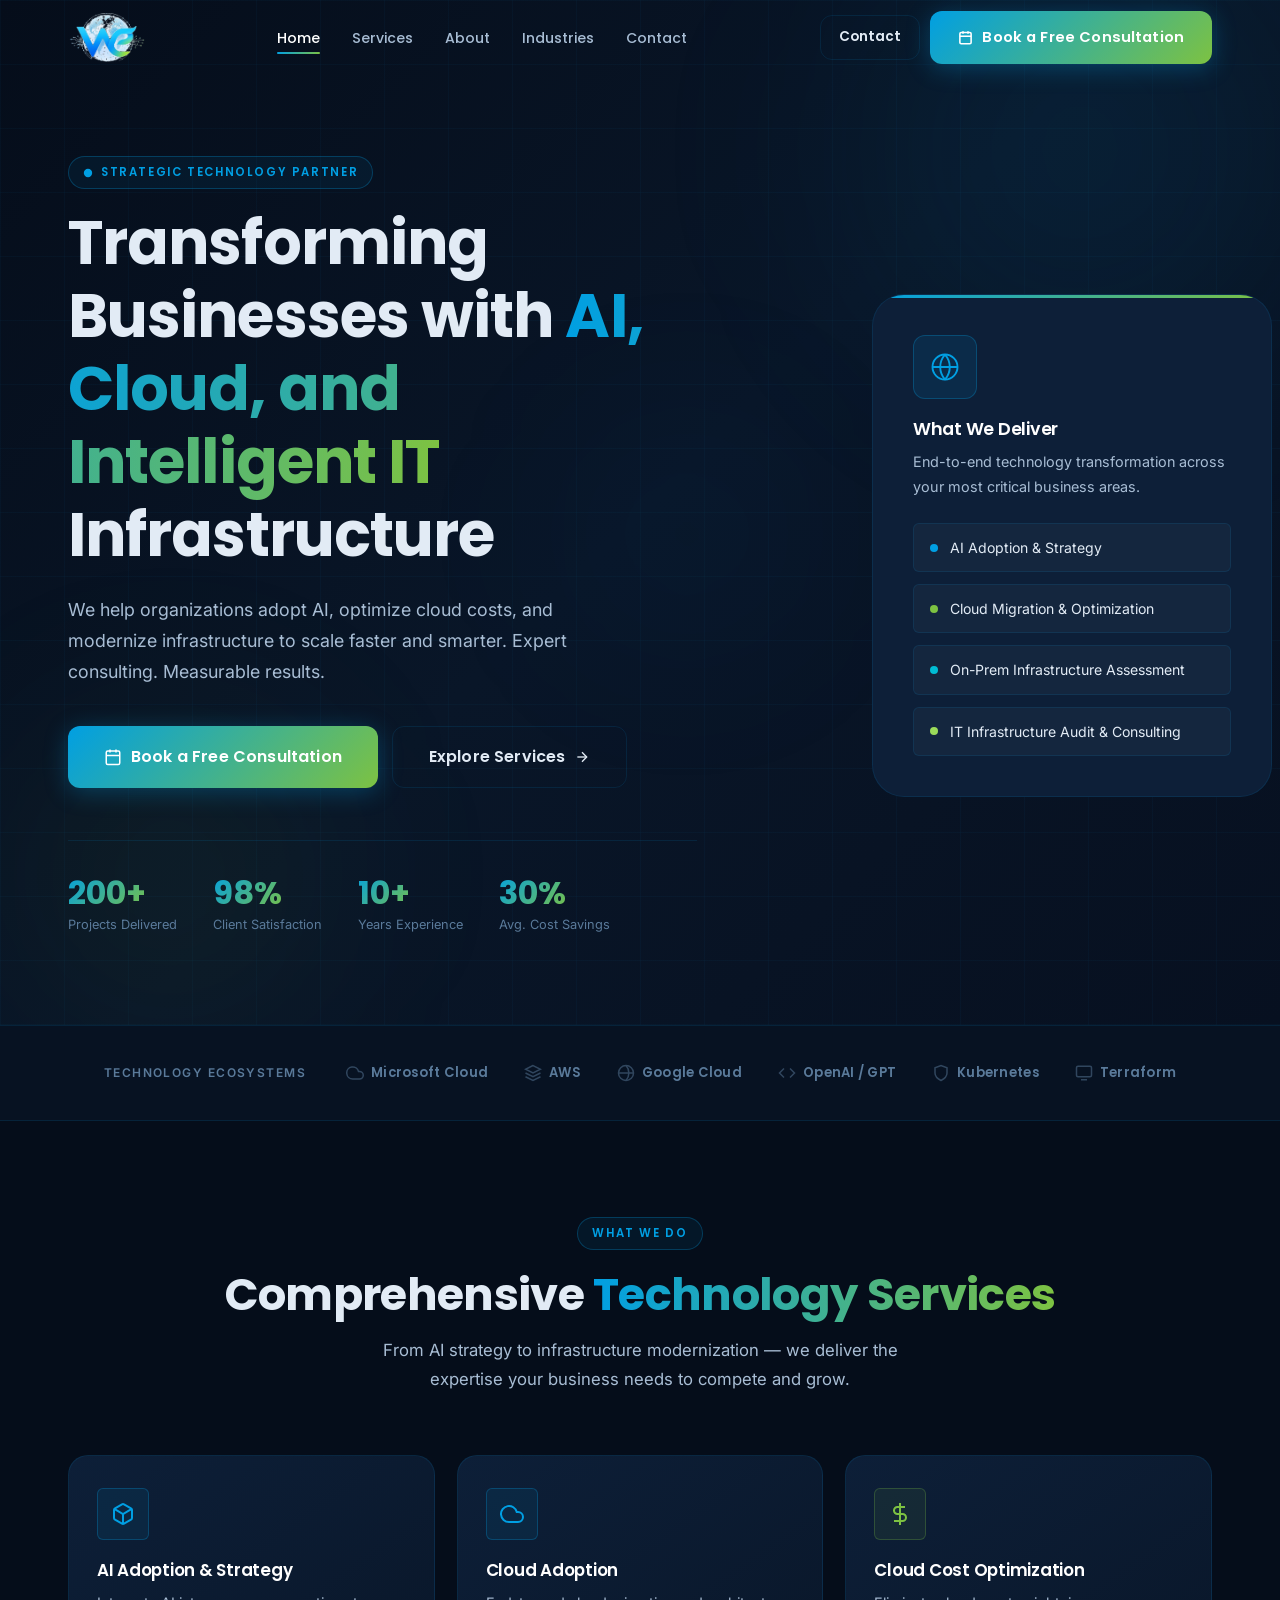
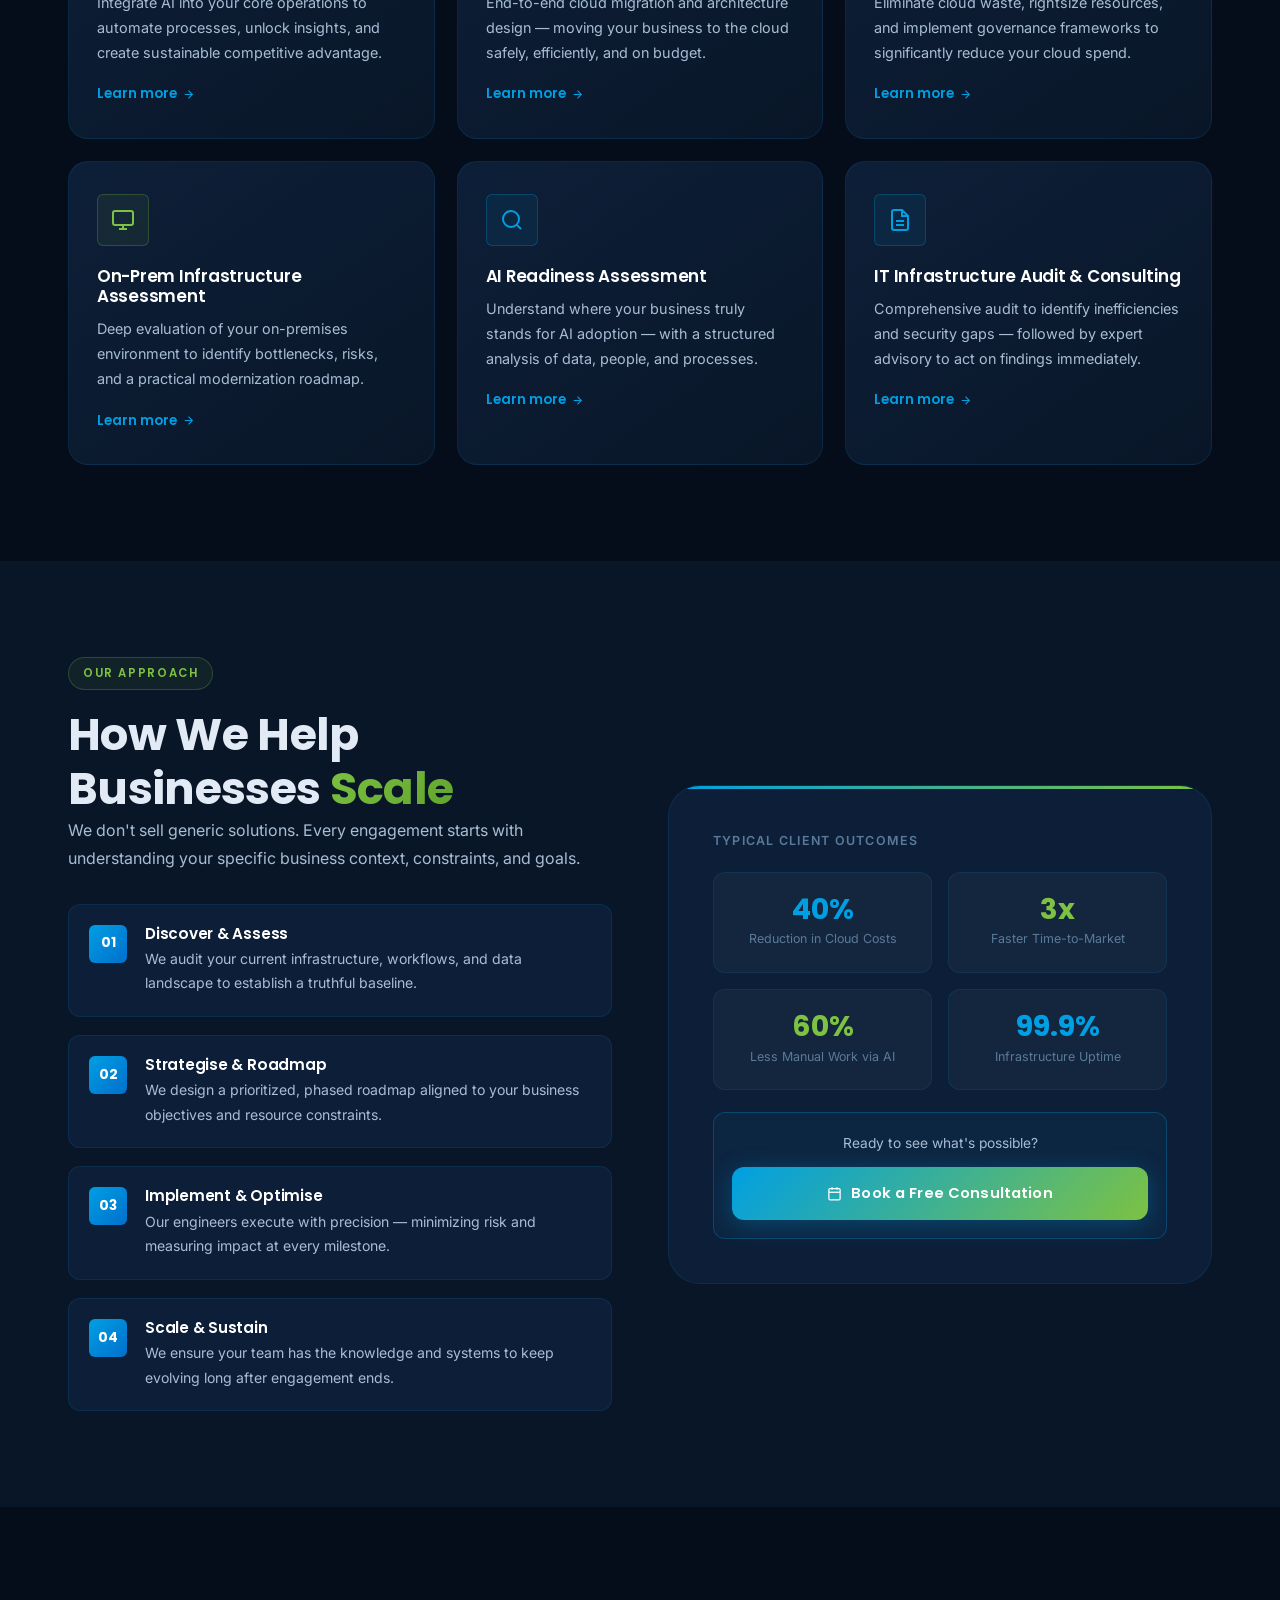
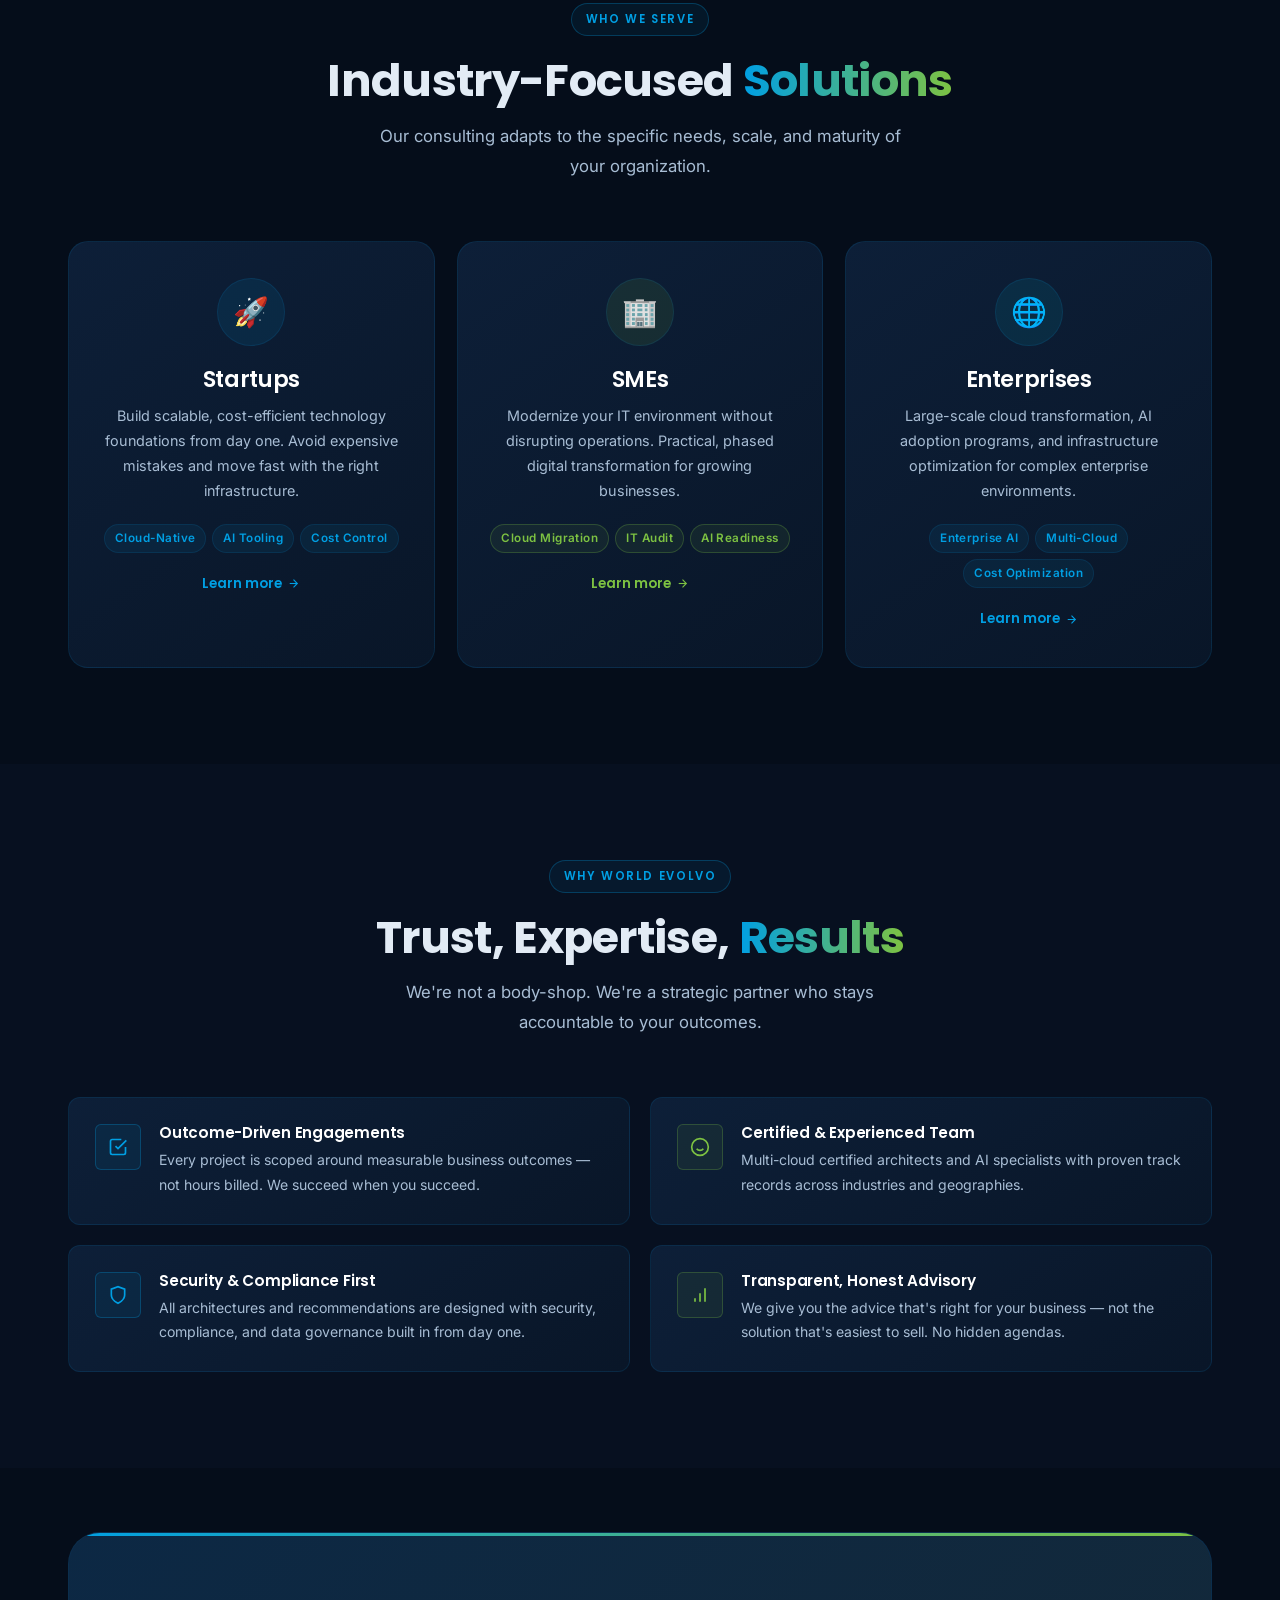
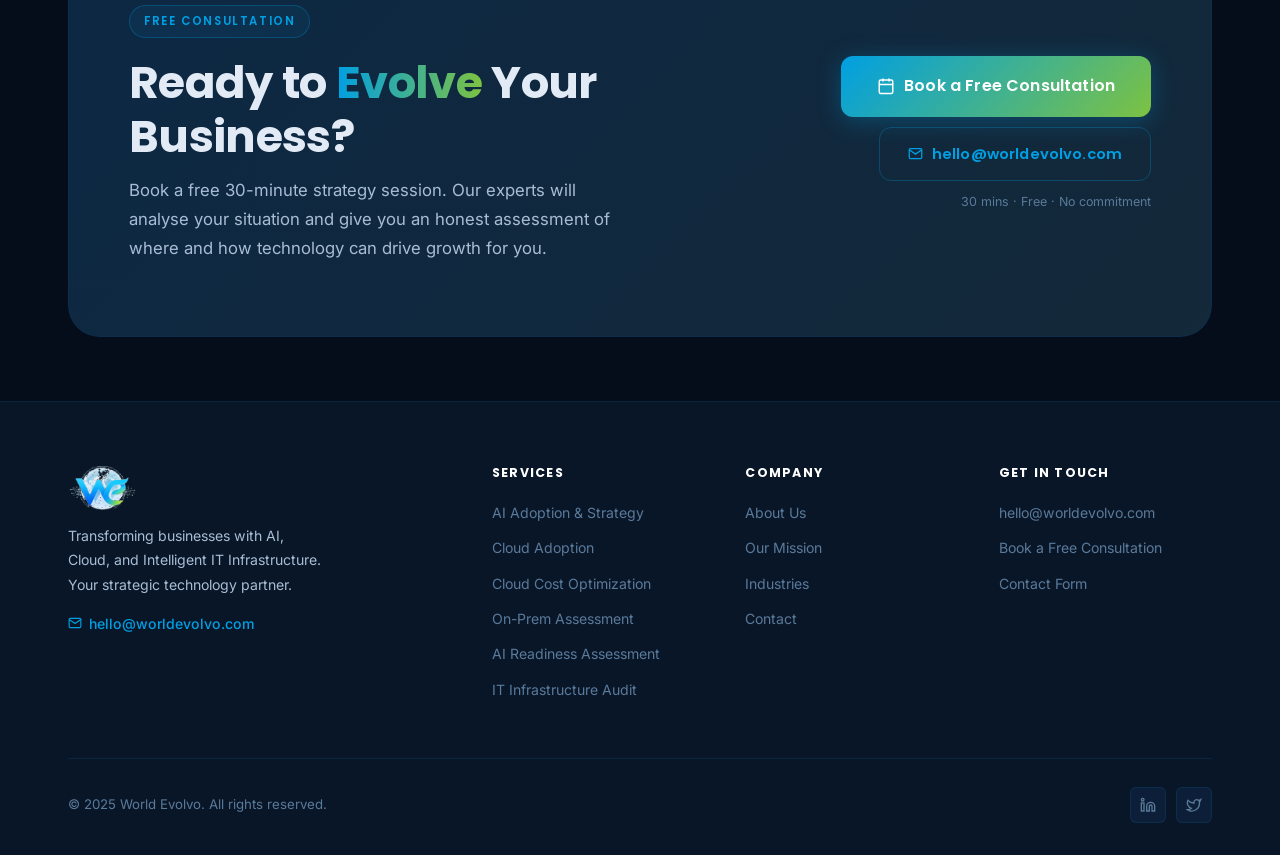
<file: worldevolvo/index.html>
<!DOCTYPE html>
<html lang="en">
<head>
  <meta charset="UTF-8">
  <meta name="viewport" content="width=device-width, initial-scale=1.0">
  <meta name="description" content="World Evolvo — Transforming businesses with AI, Cloud, and Intelligent IT Infrastructure. Expert technology consulting for startups, SMEs, and enterprises.">
  <title>World Evolvo — AI, Cloud & Intelligent IT Infrastructure</title>
  <link rel="icon" type="image/svg+xml" href="images/favicon.svg">
  <link rel="stylesheet" href="css/style.css">
</head>
<body>
<nav class="navbar" role="navigation" aria-label="Main">
  <div class="nav-inner">
    <a href="index.html" class="logo" aria-label="World Evolvo home"><img src="images/logo.png" alt="World Evolvo" loading="lazy"></a>
    <ul class="nav-links" role="list">
      <li><a href="index.html" class="active">Home</a></li>
      <li><a href="services.html">Services</a></li>
      <li><a href="about.html">About</a></li>
      <li><a href="industries.html">Industries</a></li>
      <li><a href="contact.html">Contact</a></li>
    </ul>
    <div class="nav-cta">
      <a href="contact.html" class="btn btn-ghost" style="padding:10px 18px;font-size:.85rem;">Contact</a>
      <a href="https://cal.com/worldevolvo/30min" target="_blank" rel="noopener" class="btn btn-gradient">
        <svg width="15" height="15" viewBox="0 0 24 24" fill="none" stroke="currentColor" stroke-width="2.5" aria-hidden="true"><rect x="3" y="4" width="18" height="18" rx="2"/><line x1="16" y1="2" x2="16" y2="6"/><line x1="8" y1="2" x2="8" y2="6"/><line x1="3" y1="10" x2="21" y2="10"/></svg>
        Book a Free Consultation
      </a>
    </div>
    <button class="hamburger" aria-label="Open menu" aria-expanded="false"><span></span><span></span><span></span></button>
  </div>
</nav>
<div class="mobile-menu" role="navigation" aria-label="Mobile navigation">
  <a href="index.html">Home</a>
  <a href="services.html">Services</a>
  <a href="about.html">About</a>
  <a href="industries.html">Industries</a>
  <a href="contact.html">Contact</a>
  <a href="https://cal.com/worldevolvo/30min" target="_blank" rel="noopener" class="btn btn-gradient">Book a Free Consultation</a>
</div>
<main>
<!-- HERO -->
<section class="hero" aria-label="Hero">
  <div class="hero-orb hero-orb-1" aria-hidden="true"></div>
  <div class="hero-orb hero-orb-2" aria-hidden="true"></div>
  <div class="hero-orb hero-orb-3" aria-hidden="true"></div>
  <div class="container">
    <div class="hero-inner">
      <div class="hero-left">
        <div class="eyebrow"><svg width="10" height="10" viewBox="0 0 24 24" fill="currentColor" aria-hidden="true"><circle cx="12" cy="12" r="10"/></svg>Strategic Technology Partner</div>
        <h1>Transforming Businesses with <span class="g-text">AI, Cloud, and Intelligent IT</span> Infrastructure</h1>
        <p class="hero-sub">We help organizations adopt AI, optimize cloud costs, and modernize infrastructure to scale faster and smarter. Expert consulting. Measurable results.</p>
        <div class="hero-actions">
          <a href="https://cal.com/worldevolvo/30min" target="_blank" rel="noopener" class="btn btn-gradient btn-lg">
            <svg width="18" height="18" viewBox="0 0 24 24" fill="none" stroke="currentColor" stroke-width="2" aria-hidden="true"><rect x="3" y="4" width="18" height="18" rx="2"/><line x1="16" y1="2" x2="16" y2="6"/><line x1="8" y1="2" x2="8" y2="6"/><line x1="3" y1="10" x2="21" y2="10"/></svg>
            Book a Free Consultation
          </a>
          <a href="services.html" class="btn btn-ghost btn-lg">Explore Services <svg width="16" height="16" viewBox="0 0 24 24" fill="none" stroke="currentColor" stroke-width="2" aria-hidden="true"><line x1="5" y1="12" x2="19" y2="12"/><polyline points="12 5 19 12 12 19"/></svg></a>
        </div>
        <div class="hero-stats">
          <div class="stat-block"><div class="stat-num"><em>200+</em></div><div class="stat-label">Projects Delivered</div></div>
          <div class="stat-block"><div class="stat-num"><em>98%</em></div><div class="stat-label">Client Satisfaction</div></div>
          <div class="stat-block"><div class="stat-num"><em>10+</em></div><div class="stat-label">Years Experience</div></div>
          <div class="stat-block"><div class="stat-num"><em>30%</em></div><div class="stat-label">Avg. Cost Savings</div></div>
        </div>
      </div>
      <div class="hero-right">
        <div class="hero-card">
          <div class="hc-logo" aria-hidden="true"><svg viewBox="0 0 24 24" fill="none" stroke="currentColor" stroke-width="1.5"><circle cx="12" cy="12" r="10"/><path d="M12 2a15 15 0 0 1 0 20M12 2a15 15 0 0 0 0 20M2 12h20"/></svg></div>
          <h3>What We Deliver</h3>
          <p>End-to-end technology transformation across your most critical business areas.</p>
          <div class="hc-items">
            <div class="hc-item"><span class="hc-dot dot-blue"></span>AI Adoption &amp; Strategy</div>
            <div class="hc-item"><span class="hc-dot dot-green"></span>Cloud Migration &amp; Optimization</div>
            <div class="hc-item"><span class="hc-dot dot-teal"></span>On-Prem Infrastructure Assessment</div>
            <div class="hc-item"><span class="hc-dot dot-lime"></span>IT Infrastructure Audit &amp; Consulting</div>
          </div>
        </div>
      </div>
    </div>
  </div>
</section>
<!-- TRUST BAR -->
<div class="trust-bar" aria-label="Technology partners">
  <div class="container">
    <div class="trust-inner">
      <span class="trust-label">Technology Ecosystems</span>
      <div class="trust-logos">
        <span class="trust-pill"><svg viewBox="0 0 24 24" fill="none" stroke="currentColor" stroke-width="2" aria-hidden="true"><path d="M18 10h-1.26A8 8 0 1 0 9 20h9a5 5 0 0 0 0-10z"/></svg>Microsoft Cloud</span>
        <span class="trust-pill"><svg viewBox="0 0 24 24" fill="none" stroke="currentColor" stroke-width="2" aria-hidden="true"><path d="M12 2L2 7l10 5 10-5-10-5zM2 17l10 5 10-5M2 12l10 5 10-5"/></svg>AWS</span>
        <span class="trust-pill"><svg viewBox="0 0 24 24" fill="none" stroke="currentColor" stroke-width="2" aria-hidden="true"><circle cx="12" cy="12" r="10"/><line x1="2" y1="12" x2="22" y2="12"/><path d="M12 2a15 15 0 0 1 0 20"/></svg>Google Cloud</span>
        <span class="trust-pill"><svg viewBox="0 0 24 24" fill="none" stroke="currentColor" stroke-width="2" aria-hidden="true"><polyline points="16 18 22 12 16 6"/><polyline points="8 6 2 12 8 18"/></svg>OpenAI / GPT</span>
        <span class="trust-pill"><svg viewBox="0 0 24 24" fill="none" stroke="currentColor" stroke-width="2" aria-hidden="true"><path d="M12 22s8-4 8-10V5l-8-3-8 3v7c0 6 8 10 8 10z"/></svg>Kubernetes</span>
        <span class="trust-pill"><svg viewBox="0 0 24 24" fill="none" stroke="currentColor" stroke-width="2" aria-hidden="true"><rect x="2" y="3" width="20" height="14" rx="2"/><line x1="8" y1="21" x2="16" y2="21"/></svg>Terraform</span>
      </div>
    </div>
  </div>
</div>
<!-- SERVICES -->
<section class="section" aria-labelledby="svc-head">
  <div class="container">
    <header class="section-hdr reveal">
      <div class="eyebrow">What We Do</div>
      <h2 id="svc-head">Comprehensive <span class="g-text">Technology Services</span></h2>
      <p>From AI strategy to infrastructure modernization — we deliver the expertise your business needs to compete and grow.</p>
    </header>
    <div class="services-grid">
      <article class="svc-card reveal" data-delay="0">
        <div class="svc-icon" aria-hidden="true"><svg viewBox="0 0 24 24" fill="none" stroke="currentColor" stroke-width="2"><path d="M21 16V8a2 2 0 0 0-1-1.73l-7-4a2 2 0 0 0-2 0l-7 4A2 2 0 0 0 3 8v8a2 2 0 0 0 1 1.73l7 4a2 2 0 0 0 2 0l7-4A2 2 0 0 0 21 16z"/><polyline points="3.27 6.96 12 12.01 20.73 6.96"/><line x1="12" y1="22.08" x2="12" y2="12"/></svg></div>
        <h3>AI Adoption &amp; Strategy</h3>
        <p>Integrate AI into your core operations to automate processes, unlock insights, and create sustainable competitive advantage.</p>
        <a href="services.html#ai-adoption" class="svc-link">Learn more <svg width="13" height="13" viewBox="0 0 24 24" fill="none" stroke="currentColor" stroke-width="2" aria-hidden="true"><line x1="5" y1="12" x2="19" y2="12"/><polyline points="12 5 19 12 12 19"/></svg></a>
      </article>
      <article class="svc-card reveal" data-delay="80">
        <div class="svc-icon" aria-hidden="true"><svg viewBox="0 0 24 24" fill="none" stroke="currentColor" stroke-width="2"><path d="M18 10h-1.26A8 8 0 1 0 9 20h9a5 5 0 0 0 0-10z"/></svg></div>
        <h3>Cloud Adoption</h3>
        <p>End-to-end cloud migration and architecture design — moving your business to the cloud safely, efficiently, and on budget.</p>
        <a href="services.html#cloud-adoption" class="svc-link">Learn more <svg width="13" height="13" viewBox="0 0 24 24" fill="none" stroke="currentColor" stroke-width="2" aria-hidden="true"><line x1="5" y1="12" x2="19" y2="12"/><polyline points="12 5 19 12 12 19"/></svg></a>
      </article>
      <article class="svc-card reveal" data-delay="160">
        <div class="svc-icon green" aria-hidden="true"><svg viewBox="0 0 24 24" fill="none" stroke="currentColor" stroke-width="2"><line x1="12" y1="1" x2="12" y2="23"/><path d="M17 5H9.5a3.5 3.5 0 0 0 0 7h5a3.5 3.5 0 0 1 0 7H6"/></svg></div>
        <h3>Cloud Cost Optimization</h3>
        <p>Eliminate cloud waste, rightsize resources, and implement governance frameworks to significantly reduce your cloud spend.</p>
        <a href="services.html#cloud-cost" class="svc-link">Learn more <svg width="13" height="13" viewBox="0 0 24 24" fill="none" stroke="currentColor" stroke-width="2" aria-hidden="true"><line x1="5" y1="12" x2="19" y2="12"/><polyline points="12 5 19 12 12 19"/></svg></a>
      </article>
      <article class="svc-card reveal" data-delay="0">
        <div class="svc-icon green" aria-hidden="true"><svg viewBox="0 0 24 24" fill="none" stroke="currentColor" stroke-width="2"><rect x="2" y="3" width="20" height="14" rx="2"/><line x1="8" y1="21" x2="16" y2="21"/><line x1="12" y1="17" x2="12" y2="21"/></svg></div>
        <h3>On-Prem Infrastructure Assessment</h3>
        <p>Deep evaluation of your on-premises environment to identify bottlenecks, risks, and a practical modernization roadmap.</p>
        <a href="services.html#on-prem" class="svc-link">Learn more <svg width="13" height="13" viewBox="0 0 24 24" fill="none" stroke="currentColor" stroke-width="2" aria-hidden="true"><line x1="5" y1="12" x2="19" y2="12"/><polyline points="12 5 19 12 12 19"/></svg></a>
      </article>
      <article class="svc-card reveal" data-delay="80">
        <div class="svc-icon" aria-hidden="true"><svg viewBox="0 0 24 24" fill="none" stroke="currentColor" stroke-width="2"><circle cx="11" cy="11" r="8"/><line x1="21" y1="21" x2="16.65" y2="16.65"/></svg></div>
        <h3>AI Readiness Assessment</h3>
        <p>Understand where your business truly stands for AI adoption — with a structured analysis of data, people, and processes.</p>
        <a href="services.html#ai-readiness" class="svc-link">Learn more <svg width="13" height="13" viewBox="0 0 24 24" fill="none" stroke="currentColor" stroke-width="2" aria-hidden="true"><line x1="5" y1="12" x2="19" y2="12"/><polyline points="12 5 19 12 12 19"/></svg></a>
      </article>
      <article class="svc-card reveal" data-delay="160">
        <div class="svc-icon" aria-hidden="true"><svg viewBox="0 0 24 24" fill="none" stroke="currentColor" stroke-width="2"><path d="M14 2H6a2 2 0 0 0-2 2v16a2 2 0 0 0 2 2h12a2 2 0 0 0 2-2V8z"/><polyline points="14 2 14 8 20 8"/><line x1="16" y1="13" x2="8" y2="13"/><line x1="16" y1="17" x2="8" y2="17"/></svg></div>
        <h3>IT Infrastructure Audit &amp; Consulting</h3>
        <p>Comprehensive audit to identify inefficiencies and security gaps — followed by expert advisory to act on findings immediately.</p>
        <a href="services.html#it-audit" class="svc-link">Learn more <svg width="13" height="13" viewBox="0 0 24 24" fill="none" stroke="currentColor" stroke-width="2" aria-hidden="true"><line x1="5" y1="12" x2="19" y2="12"/><polyline points="12 5 19 12 12 19"/></svg></a>
      </article>
    </div>
  </div>
</section>
<!-- HOW WE HELP -->
<section class="section section--alt" aria-labelledby="how-head">
  <div class="container">
    <div class="how-grid">
      <div>
        <div class="eyebrow eyebrow-green reveal">Our Approach</div>
        <h2 class="reveal" id="how-head">How We Help Businesses <span class="g-text-green">Scale</span></h2>
        <p class="reveal">We don't sell generic solutions. Every engagement starts with understanding your specific business context, constraints, and goals.</p>
        <div class="how-steps">
          <div class="how-step reveal" data-delay="0"><div class="step-num">01</div><div><h4>Discover &amp; Assess</h4><p>We audit your current infrastructure, workflows, and data landscape to establish a truthful baseline.</p></div></div>
          <div class="how-step reveal" data-delay="80"><div class="step-num">02</div><div><h4>Strategise &amp; Roadmap</h4><p>We design a prioritized, phased roadmap aligned to your business objectives and resource constraints.</p></div></div>
          <div class="how-step reveal" data-delay="160"><div class="step-num">03</div><div><h4>Implement &amp; Optimise</h4><p>Our engineers execute with precision — minimizing risk and measuring impact at every milestone.</p></div></div>
          <div class="how-step reveal" data-delay="240"><div class="step-num">04</div><div><h4>Scale &amp; Sustain</h4><p>We ensure your team has the knowledge and systems to keep evolving long after engagement ends.</p></div></div>
        </div>
      </div>
      <div class="reveal" data-delay="100">
        <div class="how-right-visual">
          <p style="font-size:.78rem;font-weight:600;letter-spacing:.1em;text-transform:uppercase;color:var(--text-muted);margin-bottom:20px;">Typical Client Outcomes</p>
          <div class="metric-grid">
            <div class="metric-box"><div class="metric-num blue">40%</div><div class="metric-lbl">Reduction in Cloud Costs</div></div>
            <div class="metric-box"><div class="metric-num green">3x</div><div class="metric-lbl">Faster Time-to-Market</div></div>
            <div class="metric-box"><div class="metric-num green">60%</div><div class="metric-lbl">Less Manual Work via AI</div></div>
            <div class="metric-box"><div class="metric-num blue">99.9%</div><div class="metric-lbl">Infrastructure Uptime</div></div>
          </div>
          <div style="margin-top:22px;padding:18px;background:rgba(0,159,227,0.05);border:1px solid var(--border-strong);border-radius:var(--radius-md);text-align:center;">
            <p style="font-size:.86rem;margin-bottom:12px;">Ready to see what's possible?</p>
            <a href="https://cal.com/worldevolvo/30min" target="_blank" rel="noopener" class="btn btn-gradient" style="width:100%;justify-content:center;"><svg width="15" height="15" viewBox="0 0 24 24" fill="none" stroke="currentColor" stroke-width="2" aria-hidden="true"><rect x="3" y="4" width="18" height="18" rx="2"/><line x1="16" y1="2" x2="16" y2="6"/><line x1="8" y1="2" x2="8" y2="6"/><line x1="3" y1="10" x2="21" y2="10"/></svg>Book a Free Consultation</a>
          </div>
        </div>
      </div>
    </div>
  </div>
</section>
<!-- INDUSTRIES -->
<section class="section" aria-labelledby="ind-head">
  <div class="container">
    <header class="section-hdr reveal">
      <div class="eyebrow">Who We Serve</div>
      <h2 id="ind-head">Industry-Focused <span class="g-text">Solutions</span></h2>
      <p>Our consulting adapts to the specific needs, scale, and maturity of your organization.</p>
    </header>
    <div class="ind-grid">
      <article class="ind-card reveal" data-delay="0">
        <div class="ind-icon blue" aria-hidden="true">&#x1F680;</div>
        <h3>Startups</h3>
        <p>Build scalable, cost-efficient technology foundations from day one. Avoid expensive mistakes and move fast with the right infrastructure.</p>
        <div class="ind-tags"><span class="ind-tag">Cloud-Native</span><span class="ind-tag">AI Tooling</span><span class="ind-tag">Cost Control</span></div>
        <a href="industries.html#startups" class="svc-link" style="margin-top:20px;">Learn more <svg width="13" height="13" viewBox="0 0 24 24" fill="none" stroke="currentColor" stroke-width="2" aria-hidden="true"><line x1="5" y1="12" x2="19" y2="12"/><polyline points="12 5 19 12 12 19"/></svg></a>
      </article>
      <article class="ind-card reveal" data-delay="80">
        <div class="ind-icon green" aria-hidden="true">&#x1F3E2;</div>
        <h3>SMEs</h3>
        <p>Modernize your IT environment without disrupting operations. Practical, phased digital transformation for growing businesses.</p>
        <div class="ind-tags"><span class="ind-tag green">Cloud Migration</span><span class="ind-tag green">IT Audit</span><span class="ind-tag green">AI Readiness</span></div>
        <a href="industries.html#smes" class="svc-link" style="margin-top:20px;color:var(--green);">Learn more <svg width="13" height="13" viewBox="0 0 24 24" fill="none" stroke="currentColor" stroke-width="2" aria-hidden="true"><line x1="5" y1="12" x2="19" y2="12"/><polyline points="12 5 19 12 12 19"/></svg></a>
      </article>
      <article class="ind-card reveal" data-delay="160">
        <div class="ind-icon teal" aria-hidden="true">&#x1F310;</div>
        <h3>Enterprises</h3>
        <p>Large-scale cloud transformation, AI adoption programs, and infrastructure optimization for complex enterprise environments.</p>
        <div class="ind-tags"><span class="ind-tag">Enterprise AI</span><span class="ind-tag">Multi-Cloud</span><span class="ind-tag">Cost Optimization</span></div>
        <a href="industries.html#enterprises" class="svc-link" style="margin-top:20px;">Learn more <svg width="13" height="13" viewBox="0 0 24 24" fill="none" stroke="currentColor" stroke-width="2" aria-hidden="true"><line x1="5" y1="12" x2="19" y2="12"/><polyline points="12 5 19 12 12 19"/></svg></a>
      </article>
    </div>
  </div>
</section>
<!-- WHY CHOOSE US -->
<section class="section section--dark" aria-labelledby="why-head">
  <div class="container">
    <header class="section-hdr reveal">
      <div class="eyebrow">Why World Evolvo</div>
      <h2 id="why-head">Trust, Expertise, <span class="g-text">Results</span></h2>
      <p>We're not a body-shop. We're a strategic partner who stays accountable to your outcomes.</p>
    </header>
    <div class="why-grid">
      <div class="why-card reveal" data-delay="0"><div class="why-icon" aria-hidden="true"><svg viewBox="0 0 24 24" fill="none" stroke="currentColor" stroke-width="2"><polyline points="9 11 12 14 22 4"/><path d="M21 12v7a2 2 0 0 1-2 2H5a2 2 0 0 1-2-2V5a2 2 0 0 1 2-2h11"/></svg></div><div><h4>Outcome-Driven Engagements</h4><p>Every project is scoped around measurable business outcomes — not hours billed. We succeed when you succeed.</p></div></div>
      <div class="why-card reveal" data-delay="80"><div class="why-icon green" aria-hidden="true"><svg viewBox="0 0 24 24" fill="none" stroke="currentColor" stroke-width="2"><circle cx="12" cy="12" r="10"/><path d="M8 14s1.5 2 4 2 4-2 4-2"/><line x1="9" y1="9" x2="9.01" y2="9"/><line x1="15" y1="9" x2="15.01" y2="9"/></svg></div><div><h4>Certified &amp; Experienced Team</h4><p>Multi-cloud certified architects and AI specialists with proven track records across industries and geographies.</p></div></div>
      <div class="why-card reveal" data-delay="0"><div class="why-icon" aria-hidden="true"><svg viewBox="0 0 24 24" fill="none" stroke="currentColor" stroke-width="2"><path d="M12 22s8-4 8-10V5l-8-3-8 3v7c0 6 8 10 8 10z"/></svg></div><div><h4>Security &amp; Compliance First</h4><p>All architectures and recommendations are designed with security, compliance, and data governance built in from day one.</p></div></div>
      <div class="why-card reveal" data-delay="80"><div class="why-icon green" aria-hidden="true"><svg viewBox="0 0 24 24" fill="none" stroke="currentColor" stroke-width="2"><line x1="12" y1="20" x2="12" y2="10"/><line x1="18" y1="20" x2="18" y2="4"/><line x1="6" y1="20" x2="6" y2="16"/></svg></div><div><h4>Transparent, Honest Advisory</h4><p>We give you the advice that's right for your business — not the solution that's easiest to sell. No hidden agendas.</p></div></div>
    </div>
  </div>
</section>
<!-- CTA BANNER -->
<section class="section--sm" aria-labelledby="cta-head">
  <div class="container">
    <div class="cta-banner reveal">
      <div class="cta-left">
        <div class="eyebrow">Free Consultation</div>
        <h2 id="cta-head">Ready to <span class="g-text">Evolve</span> Your Business?</h2>
        <p>Book a free 30-minute strategy session. Our experts will analyse your situation and give you an honest assessment of where and how technology can drive growth for you.</p>
      </div>
      <div class="cta-actions">
        <a href="https://cal.com/worldevolvo/30min" target="_blank" rel="noopener" class="btn btn-gradient btn-lg"><svg width="18" height="18" viewBox="0 0 24 24" fill="none" stroke="currentColor" stroke-width="2" aria-hidden="true"><rect x="3" y="4" width="18" height="18" rx="2"/><line x1="16" y1="2" x2="16" y2="6"/><line x1="8" y1="2" x2="8" y2="6"/><line x1="3" y1="10" x2="21" y2="10"/></svg>Book a Free Consultation</a>
        <a href="mailto:hello@worldevolvo.com" class="btn btn-outline"><svg width="15" height="15" viewBox="0 0 24 24" fill="none" stroke="currentColor" stroke-width="2" aria-hidden="true"><path d="M4 4h16c1.1 0 2 .9 2 2v12c0 1.1-.9 2-2 2H4c-1.1 0-2-.9-2-2V6c0-1.1.9-2 2-2z"/><polyline points="22,6 12,13 2,6"/></svg>hello@worldevolvo.com</a>
        <p class="cta-note">30 mins &middot; Free &middot; No commitment</p>
      </div>
    </div>
  </div>
</section>
</main>
<!-- FOOTER -->
<footer class="footer" role="contentinfo">
  <div class="container">
    <div class="footer-grid">
      <div class="footer-brand">
        <div class="footer-logo"><a href="index.html" aria-label="World Evolvo home"><img src="images/logo.png" alt="World Evolvo"></a></div>
        <p>Transforming businesses with AI, Cloud, and Intelligent IT Infrastructure. Your strategic technology partner.</p>
        <a href="mailto:hello@worldevolvo.com" class="footer-email"><svg width="14" height="14" viewBox="0 0 24 24" fill="none" stroke="currentColor" stroke-width="2" aria-hidden="true"><path d="M4 4h16c1.1 0 2 .9 2 2v12c0 1.1-.9 2-2 2H4c-1.1 0-2-.9-2-2V6c0-1.1.9-2 2-2z"/><polyline points="22,6 12,13 2,6"/></svg>hello@worldevolvo.com</a>
      </div>
      <nav class="footer-col" aria-label="Services"><h5>Services</h5><ul><li><a href="services.html#ai-adoption">AI Adoption &amp; Strategy</a></li><li><a href="services.html#cloud-adoption">Cloud Adoption</a></li><li><a href="services.html#cloud-cost">Cloud Cost Optimization</a></li><li><a href="services.html#on-prem">On-Prem Assessment</a></li><li><a href="services.html#ai-readiness">AI Readiness Assessment</a></li><li><a href="services.html#it-audit">IT Infrastructure Audit</a></li></ul></nav>
      <nav class="footer-col" aria-label="Company"><h5>Company</h5><ul><li><a href="about.html">About Us</a></li><li><a href="about.html#mission">Our Mission</a></li><li><a href="industries.html">Industries</a></li><li><a href="contact.html">Contact</a></li></ul></nav>
      <nav class="footer-col" aria-label="Get in touch"><h5>Get In Touch</h5><ul><li><a href="mailto:hello@worldevolvo.com">hello@worldevolvo.com</a></li><li><a href="https://cal.com/worldevolvo/30min" target="_blank" rel="noopener">Book a Free Consultation</a></li><li><a href="contact.html">Contact Form</a></li></ul></nav>
    </div>
    <div class="footer-bottom">
      <p>&copy; 2025 World Evolvo. All rights reserved.</p>
      <div class="soc-links" aria-label="Social media">
        <a href="#" class="soc-btn" aria-label="LinkedIn"><svg viewBox="0 0 24 24" fill="none" stroke="currentColor" stroke-width="2"><path d="M16 8a6 6 0 0 1 6 6v7h-4v-7a2 2 0 0 0-4 0v7h-4v-7a6 6 0 0 1 6-6z"/><rect x="2" y="9" width="4" height="12"/><circle cx="4" cy="4" r="2"/></svg></a>
        <a href="#" class="soc-btn" aria-label="Twitter"><svg viewBox="0 0 24 24" fill="none" stroke="currentColor" stroke-width="2"><path d="M22 4s-.7 2.1-2 3.4c1.6 10-9.4 17.3-18 11.6 2.2.1 4.4-.6 6-2C3 15.5.5 9.6 3 5c2.2 2.6 5.6 4.1 9 4-.9-4.2 4-6.6 7-3.8 1.1 0 3-1.2 3-1.2z"/></svg></a>
      </div>
    </div>
  </div>
</footer>
<script src="js/main.js"></script>
</body>
</html>
</file>
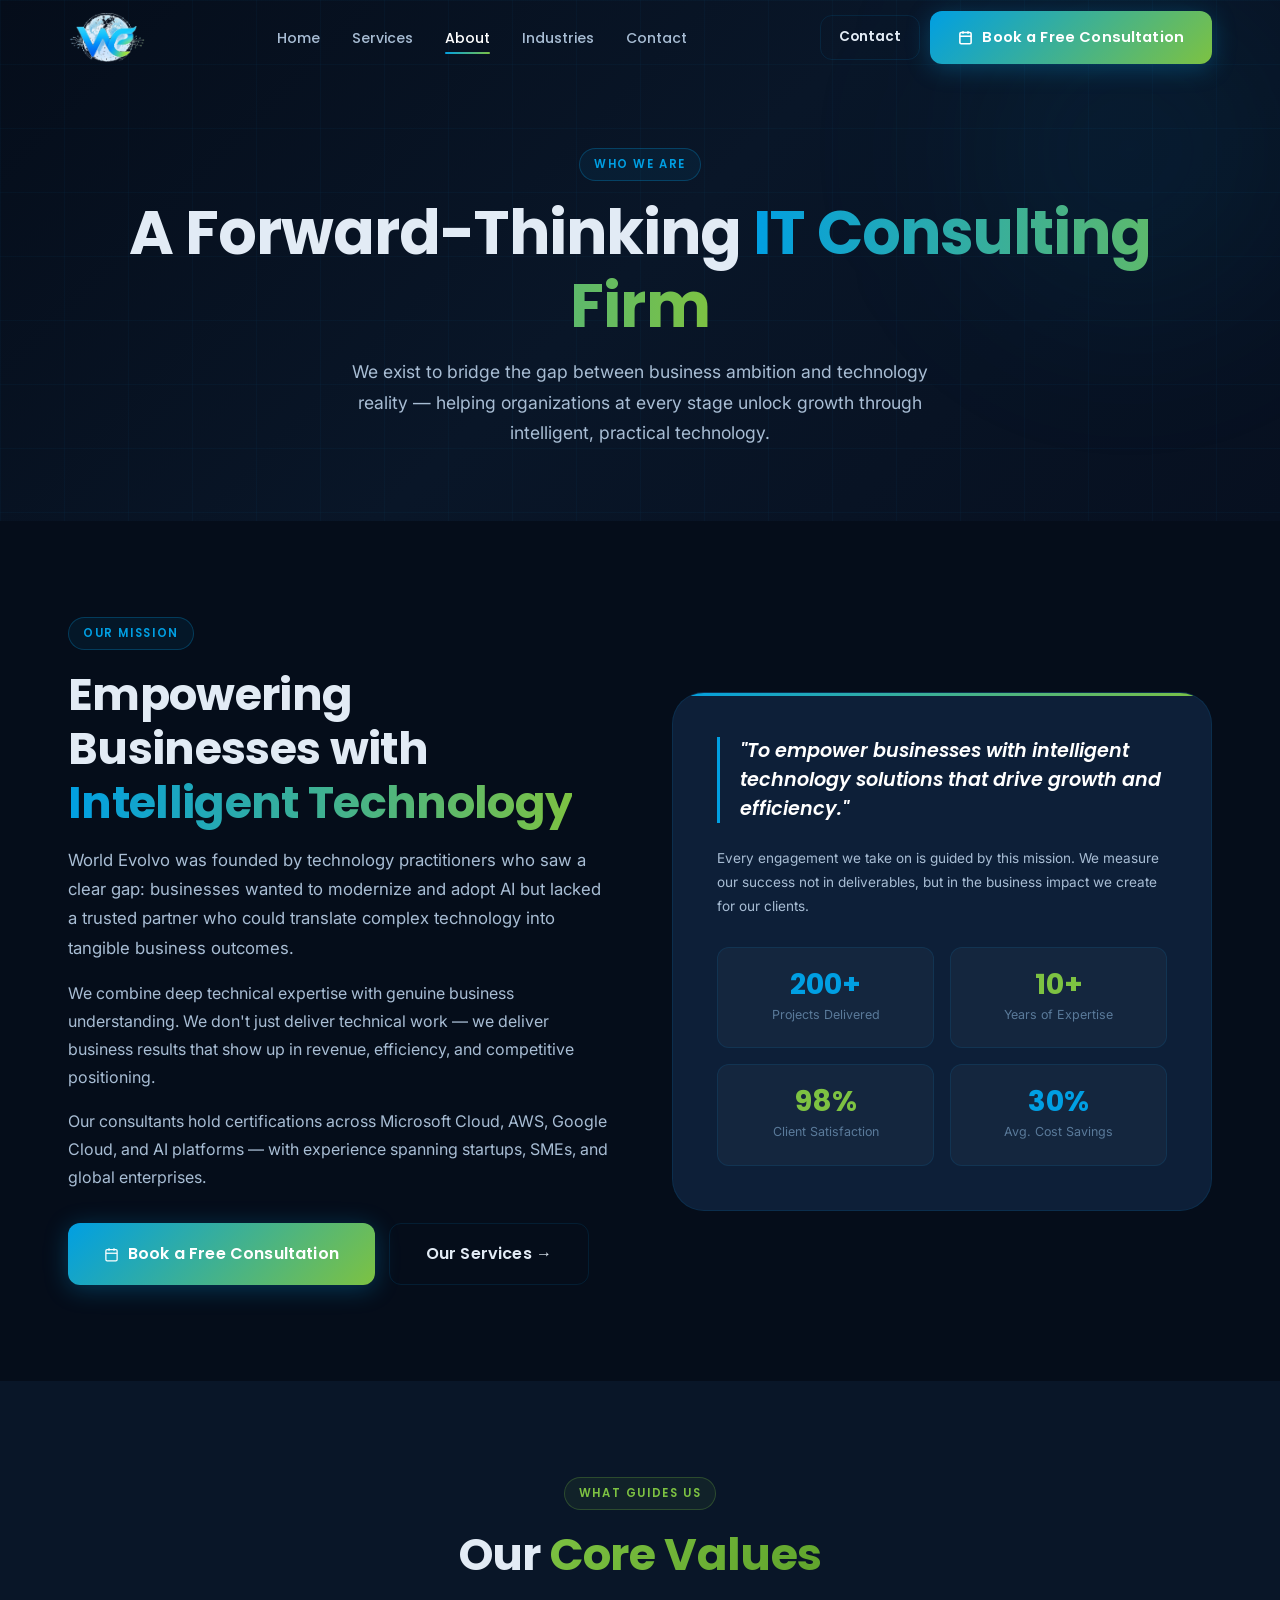
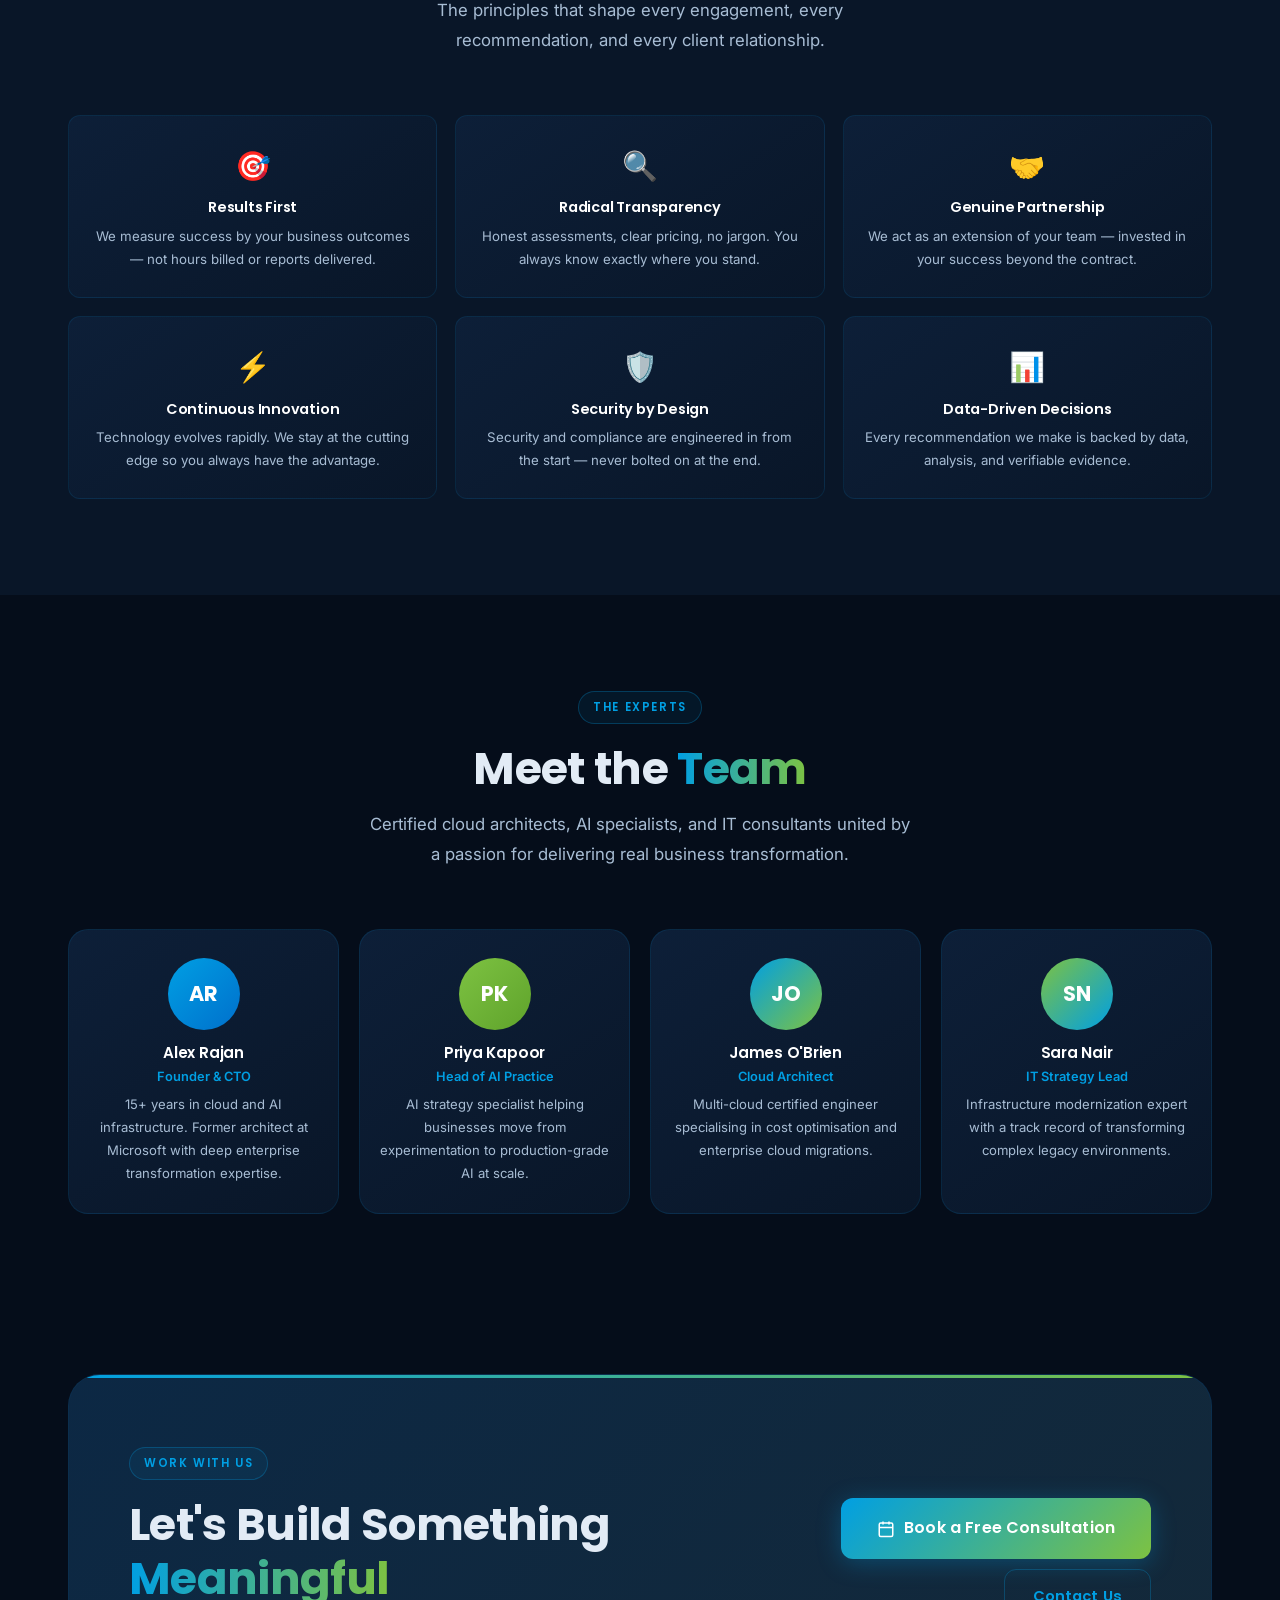
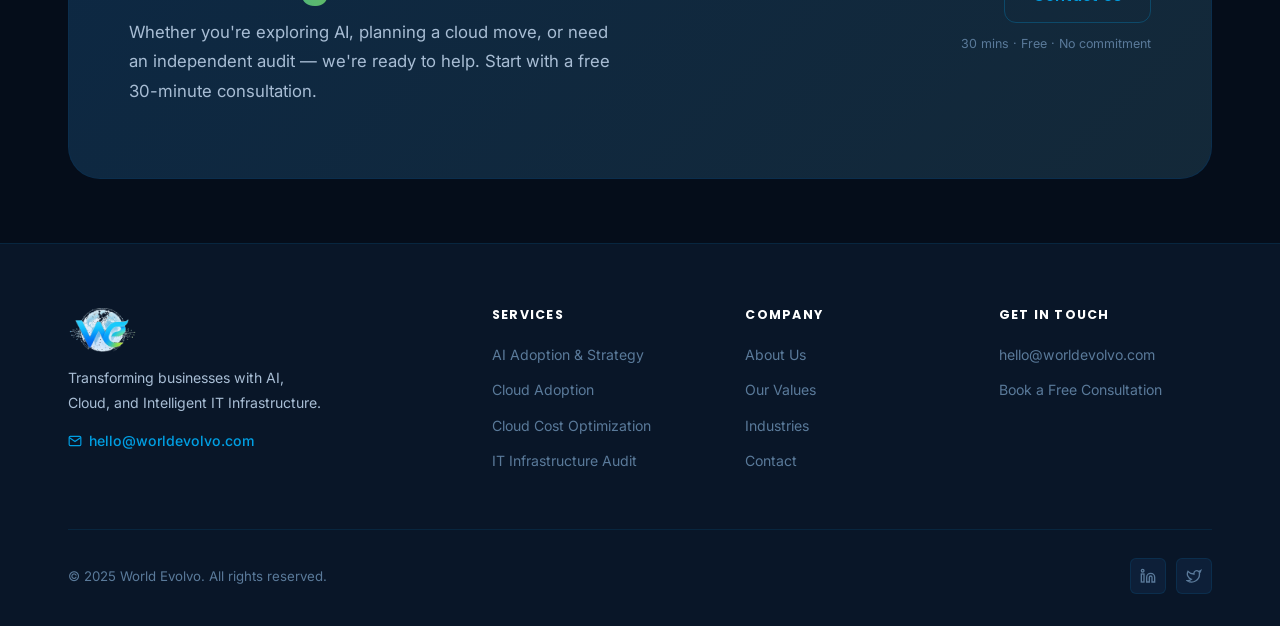
<file: worldevolvo/about.html>
<!DOCTYPE html>
<html lang="en">
<head>
  <meta charset="UTF-8">
  <meta name="viewport" content="width=device-width, initial-scale=1.0">
  <meta name="description" content="About World Evolvo — Our mission is to empower businesses with intelligent technology solutions that drive growth and efficiency.">
  <title>About Us — World Evolvo</title>
  <link rel="icon" type="image/svg+xml" href="images/favicon.svg">
  <link rel="stylesheet" href="css/style.css">
</head>
<body>
<nav class="navbar" role="navigation" aria-label="Main">
  <div class="nav-inner">
    <a href="index.html" class="logo" aria-label="World Evolvo home"><img src="images/logo.png" alt="World Evolvo" loading="lazy"></a>
    <ul class="nav-links" role="list"><li><a href="index.html">Home</a></li><li><a href="services.html">Services</a></li><li><a href="about.html" class="active">About</a></li><li><a href="industries.html">Industries</a></li><li><a href="contact.html">Contact</a></li></ul>
    <div class="nav-cta"><a href="contact.html" class="btn btn-ghost" style="padding:10px 18px;font-size:.85rem;">Contact</a><a href="https://cal.com/worldevolvo/30min" target="_blank" rel="noopener" class="btn btn-gradient"><svg width="15" height="15" viewBox="0 0 24 24" fill="none" stroke="currentColor" stroke-width="2.5" aria-hidden="true"><rect x="3" y="4" width="18" height="18" rx="2"/><line x1="16" y1="2" x2="16" y2="6"/><line x1="8" y1="2" x2="8" y2="6"/><line x1="3" y1="10" x2="21" y2="10"/></svg>Book a Free Consultation</a></div>
    <button class="hamburger" aria-label="Open menu" aria-expanded="false"><span></span><span></span><span></span></button>
  </div>
</nav>
<div class="mobile-menu" role="navigation" aria-label="Mobile navigation">
  <a href="index.html">Home</a><a href="services.html">Services</a><a href="about.html">About</a><a href="industries.html">Industries</a><a href="contact.html">Contact</a>
  <a href="https://cal.com/worldevolvo/30min" target="_blank" rel="noopener" class="btn btn-gradient">Book a Free Consultation</a>
</div>

<main>
<header class="page-hero">
  <div class="page-hero-orb" aria-hidden="true"></div>
  <div class="container">
    <div class="eyebrow">Who We Are</div>
    <h1>A Forward-Thinking <span class="g-text">IT Consulting Firm</span></h1>
    <p>We exist to bridge the gap between business ambition and technology reality — helping organizations at every stage unlock growth through intelligent, practical technology.</p>
  </div>
</header>

<!-- MISSION -->
<section class="section" id="mission" aria-labelledby="mission-head">
  <div class="container">
    <div class="mission-grid">
      <div class="reveal">
        <div class="eyebrow">Our Mission</div>
        <h2 id="mission-head">Empowering Businesses with <span class="g-text">Intelligent Technology</span></h2>
        <p style="margin:16px 0 16px;font-size:1.05rem;">World Evolvo was founded by technology practitioners who saw a clear gap: businesses wanted to modernize and adopt AI but lacked a trusted partner who could translate complex technology into tangible business outcomes.</p>
        <p>We combine deep technical expertise with genuine business understanding. We don't just deliver technical work — we deliver business results that show up in revenue, efficiency, and competitive positioning.</p>
        <p style="margin-top:16px;">Our consultants hold certifications across Microsoft Cloud, AWS, Google Cloud, and AI platforms — with experience spanning startups, SMEs, and global enterprises.</p>
        <div style="display:flex;gap:14px;margin-top:32px;flex-wrap:wrap;">
          <a href="https://cal.com/worldevolvo/30min" target="_blank" rel="noopener" class="btn btn-gradient btn-lg"><svg width="15" height="15" viewBox="0 0 24 24" fill="none" stroke="currentColor" stroke-width="2" aria-hidden="true"><rect x="3" y="4" width="18" height="18" rx="2"/><line x1="16" y1="2" x2="16" y2="6"/><line x1="8" y1="2" x2="8" y2="6"/><line x1="3" y1="10" x2="21" y2="10"/></svg>Book a Free Consultation</a>
          <a href="services.html" class="btn btn-ghost btn-lg">Our Services &rarr;</a>
        </div>
      </div>
      <div class="reveal" data-delay="100">
        <div class="mission-visual">
          <p class="mv-quote">"To empower businesses with intelligent technology solutions that drive growth and efficiency."</p>
          <p style="font-size:.85rem;margin-bottom:28px;">Every engagement we take on is guided by this mission. We measure our success not in deliverables, but in the business impact we create for our clients.</p>
          <div class="metric-grid">
            <div class="metric-box"><div class="metric-num blue">200+</div><div class="metric-lbl">Projects Delivered</div></div>
            <div class="metric-box"><div class="metric-num green">10+</div><div class="metric-lbl">Years of Expertise</div></div>
            <div class="metric-box"><div class="metric-num green">98%</div><div class="metric-lbl">Client Satisfaction</div></div>
            <div class="metric-box"><div class="metric-num blue">30%</div><div class="metric-lbl">Avg. Cost Savings</div></div>
          </div>
        </div>
      </div>
    </div>
  </div>
</section>

<!-- VALUES -->
<section class="section section--alt" id="values" aria-labelledby="values-head">
  <div class="container">
    <header class="section-hdr reveal">
      <div class="eyebrow eyebrow-green">What Guides Us</div>
      <h2 id="values-head">Our <span class="g-text-green">Core Values</span></h2>
      <p>The principles that shape every engagement, every recommendation, and every client relationship.</p>
    </header>
    <div class="values-grid">
      <div class="val-card reveal" data-delay="0"><div class="val-emoji" aria-hidden="true">&#x1F3AF;</div><h4>Results First</h4><p>We measure success by your business outcomes — not hours billed or reports delivered.</p></div>
      <div class="val-card reveal" data-delay="80"><div class="val-emoji" aria-hidden="true">&#x1F50D;</div><h4>Radical Transparency</h4><p>Honest assessments, clear pricing, no jargon. You always know exactly where you stand.</p></div>
      <div class="val-card reveal" data-delay="160"><div class="val-emoji" aria-hidden="true">&#x1F91D;</div><h4>Genuine Partnership</h4><p>We act as an extension of your team — invested in your success beyond the contract.</p></div>
      <div class="val-card reveal" data-delay="0"><div class="val-emoji" aria-hidden="true">&#x26A1;</div><h4>Continuous Innovation</h4><p>Technology evolves rapidly. We stay at the cutting edge so you always have the advantage.</p></div>
      <div class="val-card reveal" data-delay="80"><div class="val-emoji" aria-hidden="true">&#x1F6E1;&#xFE0F;</div><h4>Security by Design</h4><p>Security and compliance are engineered in from the start — never bolted on at the end.</p></div>
      <div class="val-card reveal" data-delay="160"><div class="val-emoji" aria-hidden="true">&#x1F4CA;</div><h4>Data-Driven Decisions</h4><p>Every recommendation we make is backed by data, analysis, and verifiable evidence.</p></div>
    </div>
  </div>
</section>

<!-- TEAM -->
<section class="section" id="team" aria-labelledby="team-head">
  <div class="container">
    <header class="section-hdr reveal">
      <div class="eyebrow">The Experts</div>
      <h2 id="team-head">Meet the <span class="g-text">Team</span></h2>
      <p>Certified cloud architects, AI specialists, and IT consultants united by a passion for delivering real business transformation.</p>
    </header>
    <div class="team-grid">
      <article class="team-card reveal" data-delay="0">
        <div class="team-avatar" style="background:linear-gradient(135deg,#009FE3,#0070CC);" aria-hidden="true">AR</div>
        <h4>Alex Rajan</h4><div class="team-role">Founder &amp; CTO</div>
        <p>15+ years in cloud and AI infrastructure. Former architect at Microsoft with deep enterprise transformation expertise.</p>
      </article>
      <article class="team-card reveal" data-delay="80">
        <div class="team-avatar" style="background:linear-gradient(135deg,#7DC242,#5FA32B);" aria-hidden="true">PK</div>
        <h4>Priya Kapoor</h4><div class="team-role">Head of AI Practice</div>
        <p>AI strategy specialist helping businesses move from experimentation to production-grade AI at scale.</p>
      </article>
      <article class="team-card reveal" data-delay="160">
        <div class="team-avatar" style="background:linear-gradient(135deg,#009FE3,#7DC242);" aria-hidden="true">JO</div>
        <h4>James O'Brien</h4><div class="team-role">Cloud Architect</div>
        <p>Multi-cloud certified engineer specialising in cost optimisation and enterprise cloud migrations.</p>
      </article>
      <article class="team-card reveal" data-delay="240">
        <div class="team-avatar" style="background:linear-gradient(135deg,#7DC242,#009FE3);" aria-hidden="true">SN</div>
        <h4>Sara Nair</h4><div class="team-role">IT Strategy Lead</div>
        <p>Infrastructure modernization expert with a track record of transforming complex legacy environments.</p>
      </article>
    </div>
  </div>
</section>

<!-- CTA -->
<section class="section--sm">
  <div class="container">
    <div class="cta-banner reveal">
      <div class="cta-left">
        <div class="eyebrow">Work With Us</div>
        <h2>Let's Build Something <span class="g-text">Meaningful</span></h2>
        <p>Whether you're exploring AI, planning a cloud move, or need an independent audit — we're ready to help. Start with a free 30-minute consultation.</p>
      </div>
      <div class="cta-actions">
        <a href="https://cal.com/worldevolvo/30min" target="_blank" rel="noopener" class="btn btn-gradient btn-lg"><svg width="18" height="18" viewBox="0 0 24 24" fill="none" stroke="currentColor" stroke-width="2" aria-hidden="true"><rect x="3" y="4" width="18" height="18" rx="2"/><line x1="16" y1="2" x2="16" y2="6"/><line x1="8" y1="2" x2="8" y2="6"/><line x1="3" y1="10" x2="21" y2="10"/></svg>Book a Free Consultation</a>
        <a href="contact.html" class="btn btn-outline">Contact Us</a>
        <p class="cta-note">30 mins &middot; Free &middot; No commitment</p>
      </div>
    </div>
  </div>
</section>
</main>

<footer class="footer" role="contentinfo">
  <div class="container">
    <div class="footer-grid">
      <div class="footer-brand"><div class="footer-logo"><a href="index.html"><img src="images/logo.png" alt="World Evolvo"></a></div><p>Transforming businesses with AI, Cloud, and Intelligent IT Infrastructure.</p><a href="mailto:hello@worldevolvo.com" class="footer-email"><svg width="14" height="14" viewBox="0 0 24 24" fill="none" stroke="currentColor" stroke-width="2" aria-hidden="true"><path d="M4 4h16c1.1 0 2 .9 2 2v12c0 1.1-.9 2-2 2H4c-1.1 0-2-.9-2-2V6c0-1.1.9-2 2-2z"/><polyline points="22,6 12,13 2,6"/></svg>hello@worldevolvo.com</a></div>
      <nav class="footer-col" aria-label="Services"><h5>Services</h5><ul><li><a href="services.html#ai-adoption">AI Adoption &amp; Strategy</a></li><li><a href="services.html#cloud-adoption">Cloud Adoption</a></li><li><a href="services.html#cloud-cost">Cloud Cost Optimization</a></li><li><a href="services.html#it-audit">IT Infrastructure Audit</a></li></ul></nav>
      <nav class="footer-col" aria-label="Company"><h5>Company</h5><ul><li><a href="about.html">About Us</a></li><li><a href="#values">Our Values</a></li><li><a href="industries.html">Industries</a></li><li><a href="contact.html">Contact</a></li></ul></nav>
      <nav class="footer-col" aria-label="Get in touch"><h5>Get In Touch</h5><ul><li><a href="mailto:hello@worldevolvo.com">hello@worldevolvo.com</a></li><li><a href="https://cal.com/worldevolvo/30min" target="_blank" rel="noopener">Book a Free Consultation</a></li></ul></nav>
    </div>
    <div class="footer-bottom"><p>&copy; 2025 World Evolvo. All rights reserved.</p><div class="soc-links" aria-label="Social media"><a href="#" class="soc-btn" aria-label="LinkedIn"><svg viewBox="0 0 24 24" fill="none" stroke="currentColor" stroke-width="2"><path d="M16 8a6 6 0 0 1 6 6v7h-4v-7a2 2 0 0 0-4 0v7h-4v-7a6 6 0 0 1 6-6z"/><rect x="2" y="9" width="4" height="12"/><circle cx="4" cy="4" r="2"/></svg></a><a href="#" class="soc-btn" aria-label="Twitter"><svg viewBox="0 0 24 24" fill="none" stroke="currentColor" stroke-width="2"><path d="M22 4s-.7 2.1-2 3.4c1.6 10-9.4 17.3-18 11.6 2.2.1 4.4-.6 6-2C3 15.5.5 9.6 3 5c2.2 2.6 5.6 4.1 9 4-.9-4.2 4-6.6 7-3.8 1.1 0 3-1.2 3-1.2z"/></svg></a></div></div>
  </div>
</footer>
<script src="js/main.js"></script>
</body>
</html>
</file>
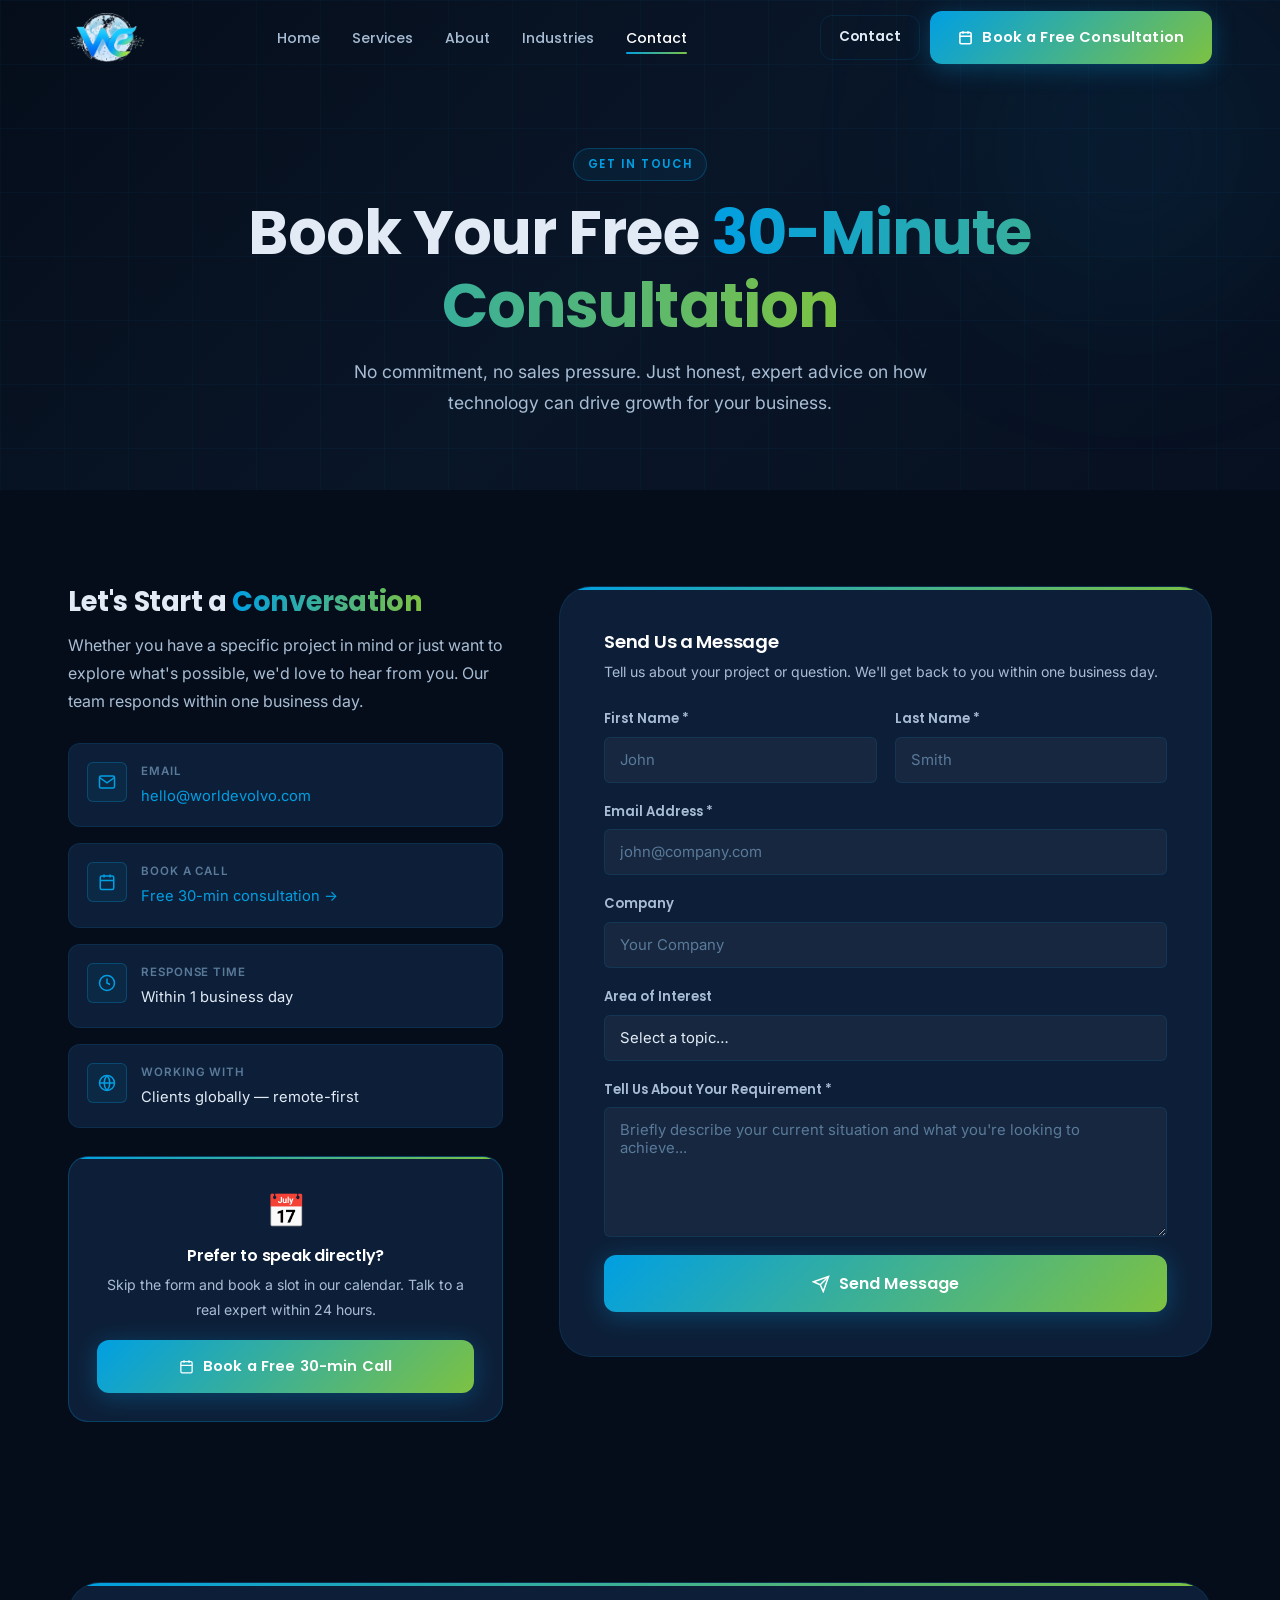
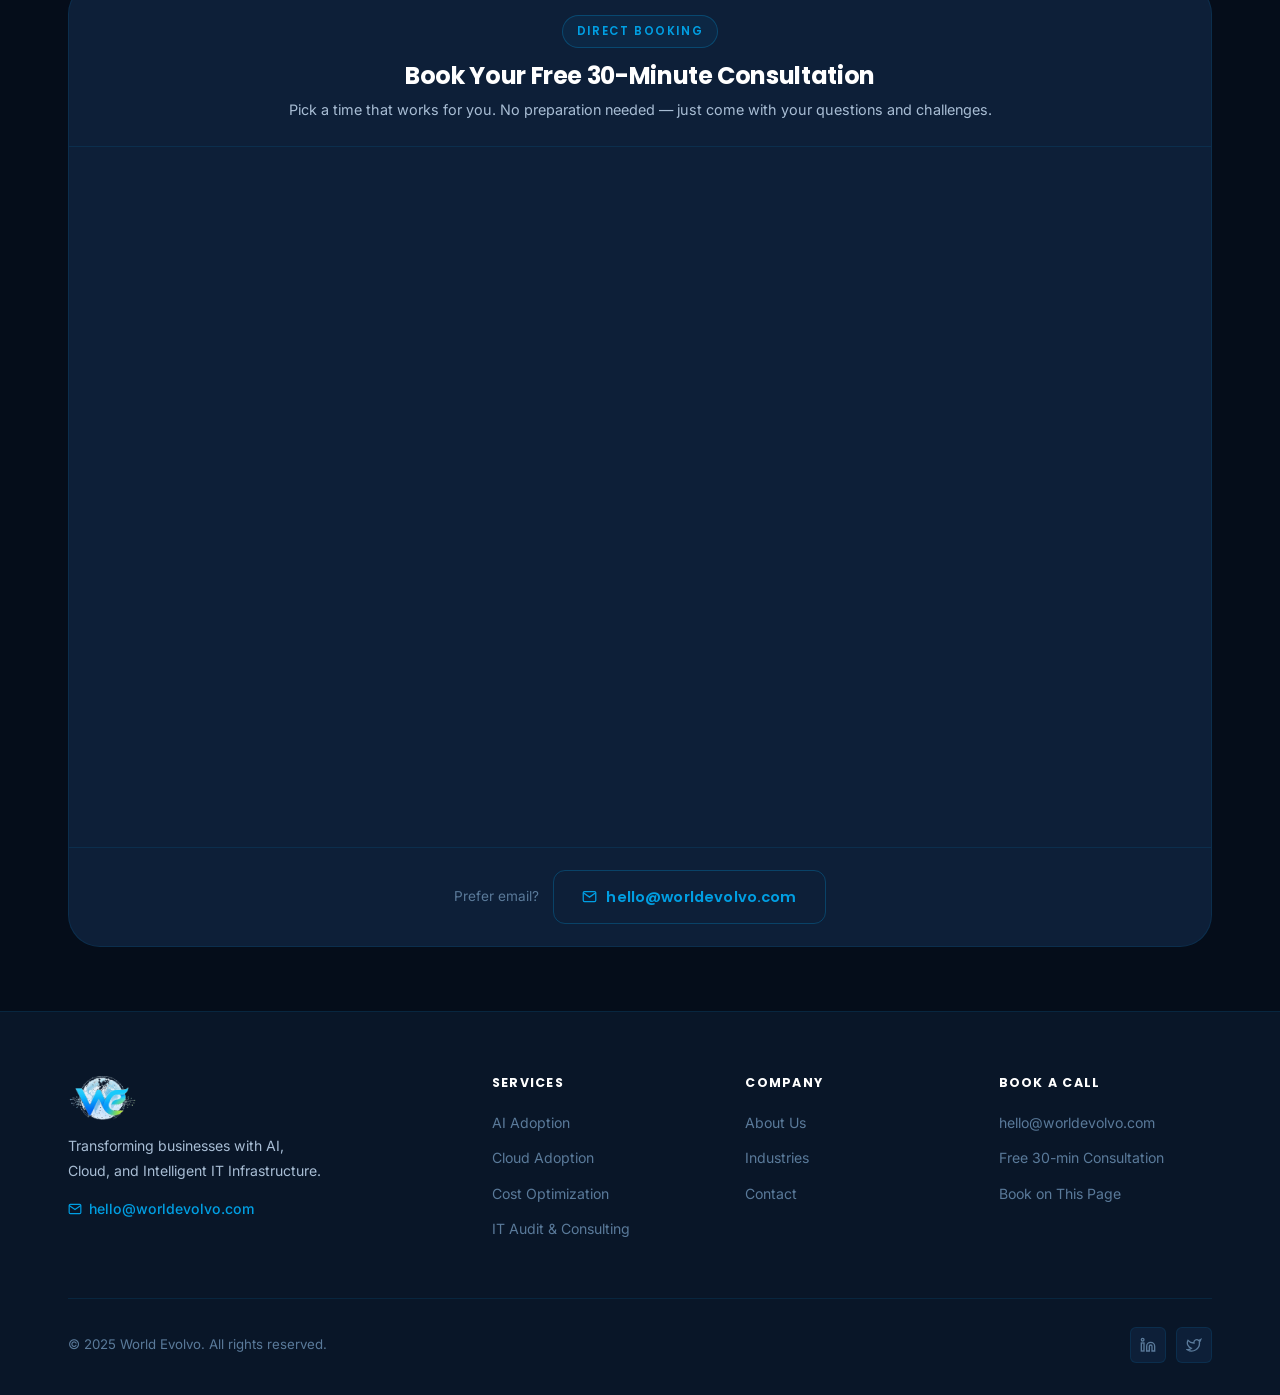
<file: worldevolvo/contact.html>
<!DOCTYPE html>
<html lang="en">
<head>
  <meta charset="UTF-8">
  <meta name="viewport" content="width=device-width, initial-scale=1.0">
  <meta name="description" content="Contact World Evolvo — Book your free 30-minute IT consultation or send us a message. hello@worldevolvo.com">
  <title>Contact &amp; Book a Consultation — World Evolvo</title>
  <link rel="icon" type="image/svg+xml" href="images/favicon.svg">
  <link rel="stylesheet" href="css/style.css">
</head>
<body>
<nav class="navbar" role="navigation" aria-label="Main">
  <div class="nav-inner">
    <a href="index.html" class="logo" aria-label="World Evolvo home"><img src="images/logo.png" alt="World Evolvo" loading="lazy"></a>
    <ul class="nav-links" role="list"><li><a href="index.html">Home</a></li><li><a href="services.html">Services</a></li><li><a href="about.html">About</a></li><li><a href="industries.html">Industries</a></li><li><a href="contact.html" class="active">Contact</a></li></ul>
    <div class="nav-cta"><a href="contact.html" class="btn btn-ghost" style="padding:10px 18px;font-size:.85rem;">Contact</a><a href="https://cal.com/worldevolvo/30min" target="_blank" rel="noopener" class="btn btn-gradient"><svg width="15" height="15" viewBox="0 0 24 24" fill="none" stroke="currentColor" stroke-width="2.5" aria-hidden="true"><rect x="3" y="4" width="18" height="18" rx="2"/><line x1="16" y1="2" x2="16" y2="6"/><line x1="8" y1="2" x2="8" y2="6"/><line x1="3" y1="10" x2="21" y2="10"/></svg>Book a Free Consultation</a></div>
    <button class="hamburger" aria-label="Open menu" aria-expanded="false"><span></span><span></span><span></span></button>
  </div>
</nav>
<div class="mobile-menu" role="navigation" aria-label="Mobile navigation">
  <a href="index.html">Home</a><a href="services.html">Services</a><a href="about.html">About</a><a href="industries.html">Industries</a><a href="contact.html">Contact</a>
  <a href="https://cal.com/worldevolvo/30min" target="_blank" rel="noopener" class="btn btn-gradient">Book a Free Consultation</a>
</div>

<main>
<header class="page-hero">
  <div class="page-hero-orb" aria-hidden="true"></div>
  <div class="container">
    <div class="eyebrow">Get In Touch</div>
    <h1>Book Your Free <span class="g-text">30-Minute Consultation</span></h1>
    <p>No commitment, no sales pressure. Just honest, expert advice on how technology can drive growth for your business.</p>
  </div>
</header>

<!-- CONTACT SECTION -->
<section class="section" aria-labelledby="contact-head">
  <div class="container">
    <div class="contact-layout">
      <!-- Left info -->
      <div class="reveal">
        <h2 id="contact-head" style="font-size:1.7rem;">Let's Start a <span class="g-text">Conversation</span></h2>
        <p style="margin:12px 0 28px;">Whether you have a specific project in mind or just want to explore what's possible, we'd love to hear from you. Our team responds within one business day.</p>

        <div class="contact-info-cards">
          <div class="ci-card">
            <div class="ci-icon" aria-hidden="true"><svg viewBox="0 0 24 24" fill="none" stroke="currentColor" stroke-width="2"><path d="M4 4h16c1.1 0 2 .9 2 2v12c0 1.1-.9 2-2 2H4c-1.1 0-2-.9-2-2V6c0-1.1.9-2 2-2z"/><polyline points="22,6 12,13 2,6"/></svg></div>
            <div><div class="ci-lbl">Email</div><div class="ci-val"><a href="mailto:hello@worldevolvo.com">hello@worldevolvo.com</a></div></div>
          </div>
          <div class="ci-card">
            <div class="ci-icon" aria-hidden="true"><svg viewBox="0 0 24 24" fill="none" stroke="currentColor" stroke-width="2"><rect x="3" y="4" width="18" height="18" rx="2"/><line x1="16" y1="2" x2="16" y2="6"/><line x1="8" y1="2" x2="8" y2="6"/><line x1="3" y1="10" x2="21" y2="10"/></svg></div>
            <div><div class="ci-lbl">Book a Call</div><div class="ci-val"><a href="https://cal.com/worldevolvo/30min" target="_blank" rel="noopener">Free 30-min consultation &rarr;</a></div></div>
          </div>
          <div class="ci-card">
            <div class="ci-icon" aria-hidden="true"><svg viewBox="0 0 24 24" fill="none" stroke="currentColor" stroke-width="2"><circle cx="12" cy="12" r="10"/><polyline points="12 6 12 12 16 14"/></svg></div>
            <div><div class="ci-lbl">Response Time</div><div class="ci-val">Within 1 business day</div></div>
          </div>
          <div class="ci-card">
            <div class="ci-icon" aria-hidden="true"><svg viewBox="0 0 24 24" fill="none" stroke="currentColor" stroke-width="2"><circle cx="12" cy="12" r="10"/><line x1="2" y1="12" x2="22" y2="12"/><path d="M12 2a15 15 0 0 1 0 20M12 2a15 15 0 0 0 0 20"/></svg></div>
            <div><div class="ci-lbl">Working With</div><div class="ci-val">Clients globally &mdash; remote-first</div></div>
          </div>
        </div>

        <!-- Quick booking card -->
        <div style="margin-top:28px;padding:28px;background:var(--bg-card);border:1px solid var(--border-strong);border-radius:var(--radius-lg);text-align:center;position:relative;overflow:hidden;">
          <div style="position:absolute;top:0;left:0;right:0;height:2px;background:var(--grad-cta);"></div>
          <div style="font-size:2rem;margin-bottom:8px;" aria-hidden="true">&#x1F4C5;</div>
          <h4 style="color:var(--text-white);margin-bottom:8px;">Prefer to speak directly?</h4>
          <p style="font-size:.88rem;margin-bottom:18px;">Skip the form and book a slot in our calendar. Talk to a real expert within 24 hours.</p>
          <a href="https://cal.com/worldevolvo/30min" target="_blank" rel="noopener" class="btn btn-gradient" style="width:100%;justify-content:center;">
            <svg width="15" height="15" viewBox="0 0 24 24" fill="none" stroke="currentColor" stroke-width="2" aria-hidden="true"><rect x="3" y="4" width="18" height="18" rx="2"/><line x1="16" y1="2" x2="16" y2="6"/><line x1="8" y1="2" x2="8" y2="6"/><line x1="3" y1="10" x2="21" y2="10"/></svg>
            Book a Free 30-min Call
          </a>
        </div>
      </div>

      <!-- Right: Form -->
      <div class="reveal" data-delay="100">
        <div class="form-wrap">
          <h3 style="color:var(--text-white);margin-bottom:6px;font-size:1.15rem;">Send Us a Message</h3>
          <p style="font-size:.88rem;margin-bottom:24px;">Tell us about your project or question. We'll get back to you within one business day.</p>

          <form id="contactForm" novalidate aria-label="Contact form">
            <div class="form-row-2">
              <div class="fg"><label for="firstName">First Name *</label><input type="text" id="firstName" name="firstName" placeholder="John" required autocomplete="given-name"></div>
              <div class="fg"><label for="lastName">Last Name *</label><input type="text" id="lastName" name="lastName" placeholder="Smith" required autocomplete="family-name"></div>
            </div>
            <div class="fg"><label for="email">Email Address *</label><input type="email" id="email" name="email" placeholder="john@company.com" required autocomplete="email"></div>
            <div class="fg"><label for="company">Company</label><input type="text" id="company" name="company" placeholder="Your Company" autocomplete="organization"></div>
            <div class="fg">
              <label for="requirement">Area of Interest</label>
              <select id="requirement" name="requirement">
                <option value="" disabled selected>Select a topic&hellip;</option>
                <option value="ai-adoption">AI Adoption &amp; Strategy</option>
                <option value="cloud-adoption">Cloud Adoption / Migration</option>
                <option value="cloud-cost">Cloud Cost Optimization</option>
                <option value="on-prem">On-Prem Infrastructure Assessment</option>
                <option value="ai-readiness">AI Readiness Assessment</option>
                <option value="it-audit">IT Infrastructure Audit &amp; Consulting</option>
                <option value="other">Other / Not Sure</option>
              </select>
            </div>
            <div class="fg"><label for="message">Tell Us About Your Requirement *</label><textarea id="message" name="message" placeholder="Briefly describe your current situation and what you're looking to achieve..." required></textarea></div>
            <button type="submit" class="btn btn-gradient btn-submit" style="font-size:1rem;padding:16px;">
              <svg width="18" height="18" viewBox="0 0 24 24" fill="none" stroke="currentColor" stroke-width="2" aria-hidden="true"><line x1="22" y1="2" x2="11" y2="13"/><polygon points="22 2 15 22 11 13 2 9 22 2"/></svg>
              Send Message
            </button>
          </form>

          <div class="form-success" id="formSuccess" role="alert" aria-live="polite">
            <svg viewBox="0 0 24 24" fill="none" stroke="currentColor" stroke-width="2" aria-hidden="true"><polyline points="20 6 9 17 4 12"/></svg>
            <h4>Message Received!</h4>
            <p>Thank you for reaching out. We'll be in touch within one business day.</p>
            <p style="margin-top:10px;">Or <a href="https://cal.com/worldevolvo/30min" target="_blank" rel="noopener" style="color:var(--blue);">book a meeting now</a> for a faster response.</p>
          </div>
        </div>
      </div>
    </div>
  </div>
</section>

<!-- CAL.COM BOOKING EMBED -->
<section class="section--sm" id="book" aria-labelledby="booking-head">
  <div class="container">
    <div class="cal-wrap reveal">
      <div class="cal-hdr">
        <div class="eyebrow" style="margin:0 auto 14px;">Direct Booking</div>
        <h2 id="booking-head">Book Your Free 30-Minute Consultation</h2>
        <p>Pick a time that works for you. No preparation needed — just come with your questions and challenges.</p>
      </div>
      <div id="my-cal-inline" aria-label="Booking calendar"></div>
      <div class="cal-footer">
        <p>Prefer email?</p>
        <a href="mailto:hello@worldevolvo.com" class="btn btn-outline">
          <svg width="15" height="15" viewBox="0 0 24 24" fill="none" stroke="currentColor" stroke-width="2" aria-hidden="true"><path d="M4 4h16c1.1 0 2 .9 2 2v12c0 1.1-.9 2-2 2H4c-1.1 0-2-.9-2-2V6c0-1.1.9-2 2-2z"/><polyline points="22,6 12,13 2,6"/></svg>
          hello@worldevolvo.com
        </a>
      </div>
    </div>
  </div>
</section>
</main>

<footer class="footer" role="contentinfo">
  <div class="container">
    <div class="footer-grid">
      <div class="footer-brand"><div class="footer-logo"><a href="index.html"><img src="images/logo.png" alt="World Evolvo"></a></div><p>Transforming businesses with AI, Cloud, and Intelligent IT Infrastructure.</p><a href="mailto:hello@worldevolvo.com" class="footer-email"><svg width="14" height="14" viewBox="0 0 24 24" fill="none" stroke="currentColor" stroke-width="2" aria-hidden="true"><path d="M4 4h16c1.1 0 2 .9 2 2v12c0 1.1-.9 2-2 2H4c-1.1 0-2-.9-2-2V6c0-1.1.9-2 2-2z"/><polyline points="22,6 12,13 2,6"/></svg>hello@worldevolvo.com</a></div>
      <nav class="footer-col" aria-label="Services"><h5>Services</h5><ul><li><a href="services.html#ai-adoption">AI Adoption</a></li><li><a href="services.html#cloud-adoption">Cloud Adoption</a></li><li><a href="services.html#cloud-cost">Cost Optimization</a></li><li><a href="services.html#it-audit">IT Audit &amp; Consulting</a></li></ul></nav>
      <nav class="footer-col" aria-label="Company"><h5>Company</h5><ul><li><a href="about.html">About Us</a></li><li><a href="industries.html">Industries</a></li><li><a href="contact.html">Contact</a></li></ul></nav>
      <nav class="footer-col" aria-label="Book a call"><h5>Book a Call</h5><ul><li><a href="mailto:hello@worldevolvo.com">hello@worldevolvo.com</a></li><li><a href="https://cal.com/worldevolvo/30min" target="_blank" rel="noopener">Free 30-min Consultation</a></li><li><a href="#book">Book on This Page</a></li></ul></nav>
    </div>
    <div class="footer-bottom"><p>&copy; 2025 World Evolvo. All rights reserved.</p><div class="soc-links" aria-label="Social media"><a href="#" class="soc-btn" aria-label="LinkedIn"><svg viewBox="0 0 24 24" fill="none" stroke="currentColor" stroke-width="2"><path d="M16 8a6 6 0 0 1 6 6v7h-4v-7a2 2 0 0 0-4 0v7h-4v-7a6 6 0 0 1 6-6z"/><rect x="2" y="9" width="4" height="12"/><circle cx="4" cy="4" r="2"/></svg></a><a href="#" class="soc-btn" aria-label="Twitter"><svg viewBox="0 0 24 24" fill="none" stroke="currentColor" stroke-width="2"><path d="M22 4s-.7 2.1-2 3.4c1.6 10-9.4 17.3-18 11.6 2.2.1 4.4-.6 6-2C3 15.5.5 9.6 3 5c2.2 2.6 5.6 4.1 9 4-.9-4.2 4-6.6 7-3.8 1.1 0 3-1.2 3-1.2z"/></svg></a></div></div>
  </div>
</footer>

<script src="js/main.js"></script>
<script type="text/javascript">
(function(C,A,L){let p=function(a,ar){a.q.push(ar)};let d=C.document;C.Cal=C.Cal||function(){let cal=C.Cal;let ar=arguments;if(!cal.loaded){cal.ns={};cal.q=cal.q||[];d.head.appendChild(d.createElement("script")).src=A;cal.loaded=true}if(ar[0]===L){const api=function(){p(api,arguments)};const namespace=ar[1];api.q=api.q||[];if(typeof namespace==="string"){cal.ns[namespace]=cal.ns[namespace]||api;p(cal.ns[namespace],ar);p(cal,["initNamespace",namespace])}else p(cal,ar);return}p(cal,ar)};})(window,"https://app.cal.com/embed/embed.js","init");
Cal("init",{origin:"https://cal.com"});
Cal("inline",{elementOrSelector:"#my-cal-inline",calLink:"worldevolvo/30min",layout:"month_view"});
Cal("ui",{theme:"dark",styles:{branding:{brandColor:"#009FE3"}},hideEventTypeDetails:false,layout:"month_view"});
</script>
</body>
</html>
</file>
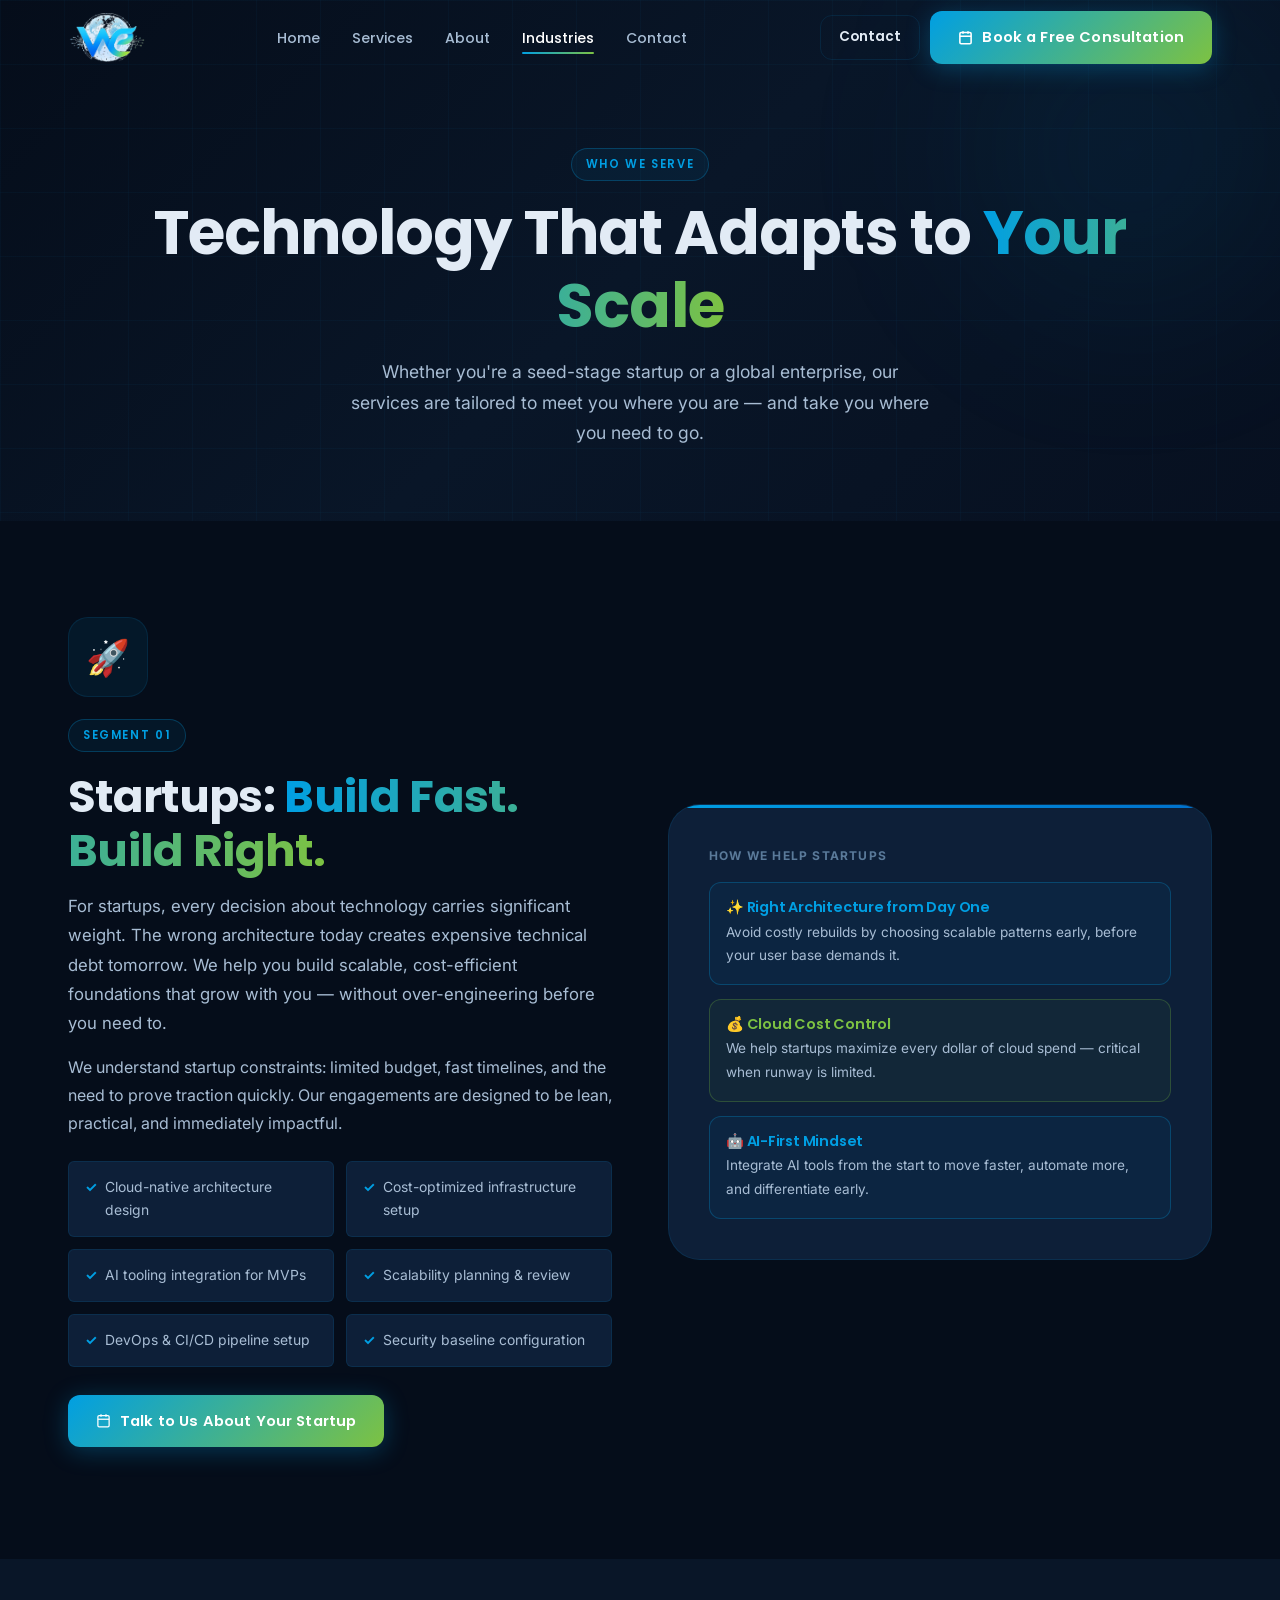
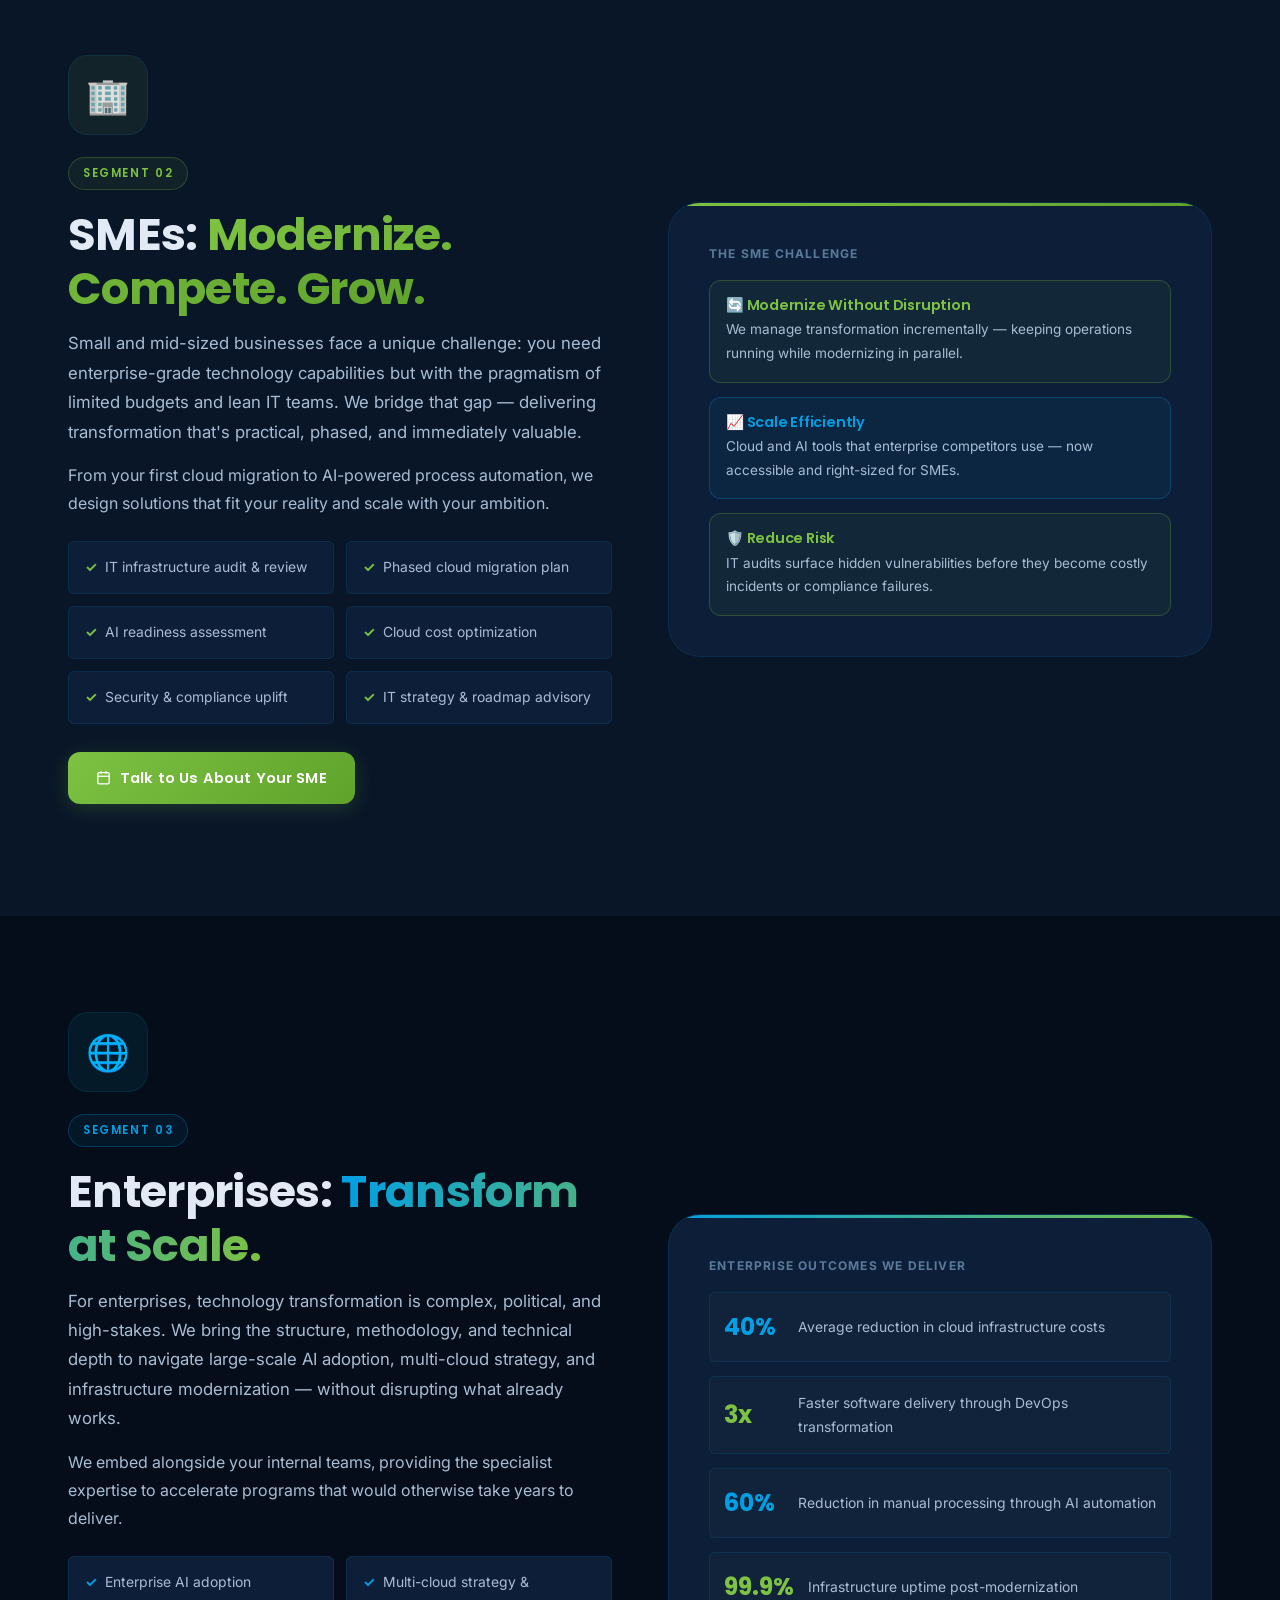
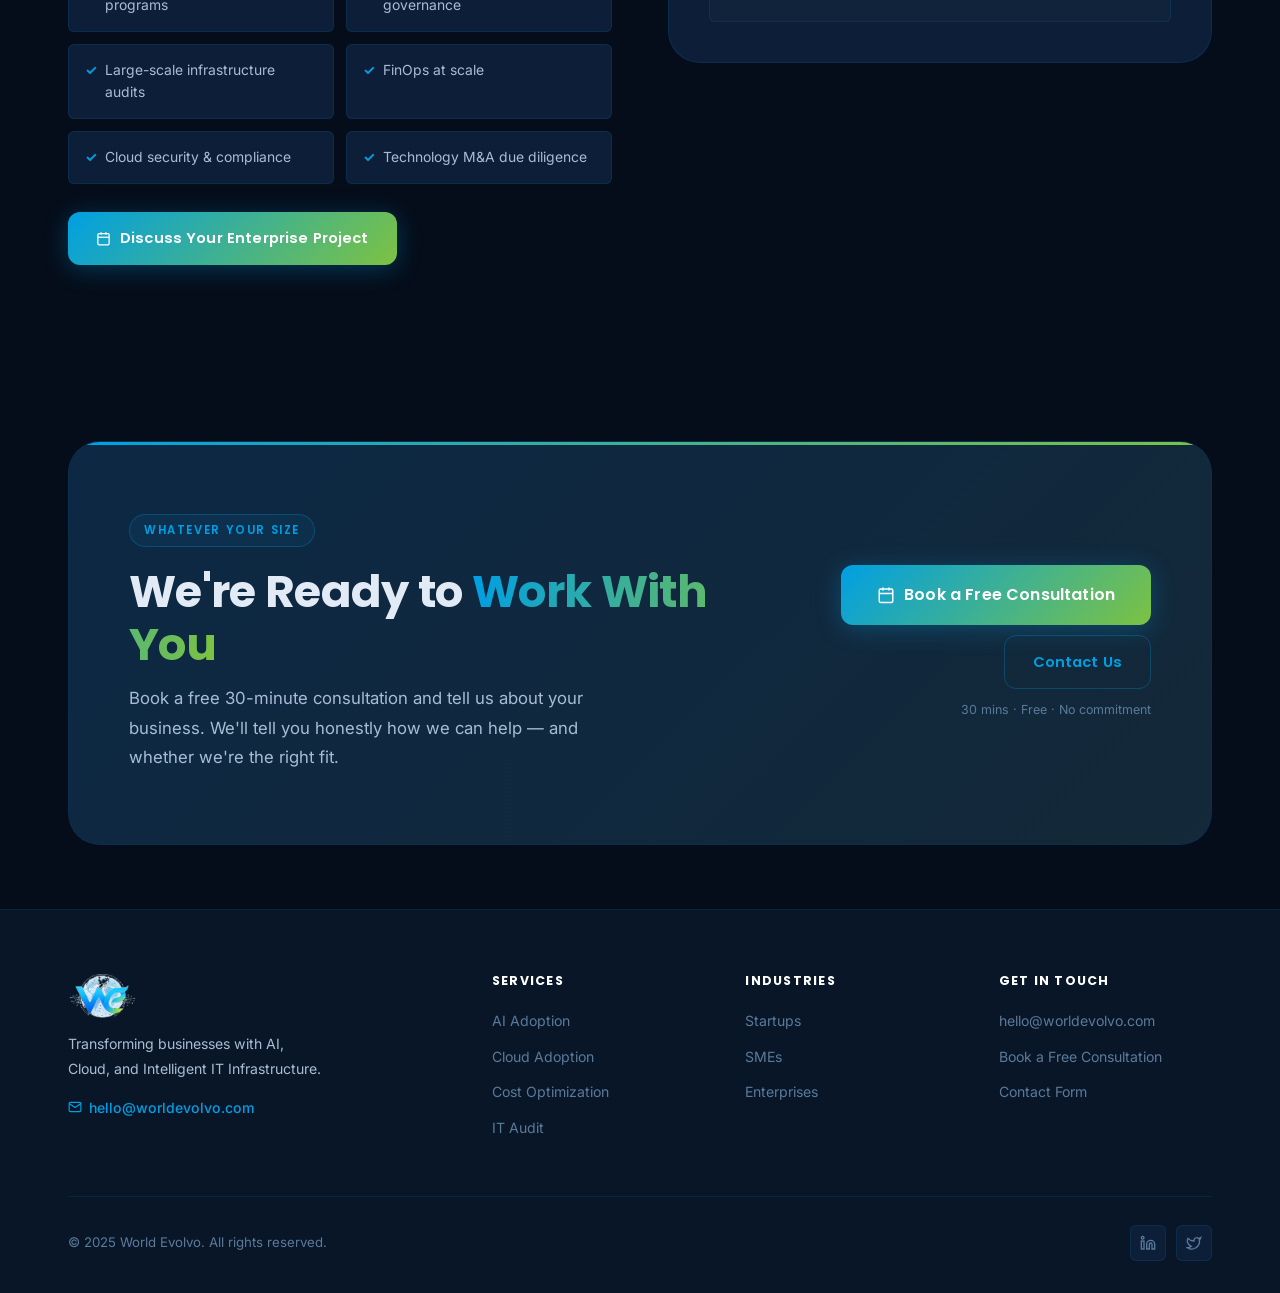
<file: worldevolvo/industries.html>
<!DOCTYPE html>
<html lang="en">
<head>
  <meta charset="UTF-8">
  <meta name="viewport" content="width=device-width, initial-scale=1.0">
  <meta name="description" content="World Evolvo serves Startups, SMEs, and Enterprises with tailored AI, Cloud, and IT consulting solutions.">
  <title>Industries — World Evolvo</title>
  <link rel="icon" type="image/svg+xml" href="images/favicon.svg">
  <link rel="stylesheet" href="css/style.css">
  <style>
    .ind-detail { display:grid; grid-template-columns:1fr 1fr; gap:56px; align-items:center; margin-bottom:16px; }
    .ind-detail-icon { width:80px;height:80px;border-radius:var(--radius-lg);display:flex;align-items:center;justify-content:center;font-size:2.2rem;margin-bottom:22px;border:1px solid var(--border); }
    .ind-features { display:grid;grid-template-columns:1fr 1fr;gap:12px;margin-top:24px; }
    .ind-feat { padding:14px 16px;background:var(--bg-card);border:1px solid var(--border);border-radius:var(--radius-sm);font-size:.87rem;color:var(--text-body);display:flex;gap:8px;align-items:flex-start; }
    .ind-feat::before { content:'✓';color:var(--blue);font-weight:700;flex-shrink:0; }
    .ind-feat.green::before { color:var(--green); }
    @media(max-width:768px){ .ind-detail{grid-template-columns:1fr;} .ind-features{grid-template-columns:1fr;} }
  </style>
</head>
<body>
<nav class="navbar" role="navigation" aria-label="Main">
  <div class="nav-inner">
    <a href="index.html" class="logo" aria-label="World Evolvo home"><img src="images/logo.png" alt="World Evolvo" loading="lazy"></a>
    <ul class="nav-links" role="list"><li><a href="index.html">Home</a></li><li><a href="services.html">Services</a></li><li><a href="about.html">About</a></li><li><a href="industries.html" class="active">Industries</a></li><li><a href="contact.html">Contact</a></li></ul>
    <div class="nav-cta"><a href="contact.html" class="btn btn-ghost" style="padding:10px 18px;font-size:.85rem;">Contact</a><a href="https://cal.com/worldevolvo/30min" target="_blank" rel="noopener" class="btn btn-gradient"><svg width="15" height="15" viewBox="0 0 24 24" fill="none" stroke="currentColor" stroke-width="2.5" aria-hidden="true"><rect x="3" y="4" width="18" height="18" rx="2"/><line x1="16" y1="2" x2="16" y2="6"/><line x1="8" y1="2" x2="8" y2="6"/><line x1="3" y1="10" x2="21" y2="10"/></svg>Book a Free Consultation</a></div>
    <button class="hamburger" aria-label="Open menu" aria-expanded="false"><span></span><span></span><span></span></button>
  </div>
</nav>
<div class="mobile-menu" role="navigation" aria-label="Mobile navigation">
  <a href="index.html">Home</a><a href="services.html">Services</a><a href="about.html">About</a><a href="industries.html">Industries</a><a href="contact.html">Contact</a>
  <a href="https://cal.com/worldevolvo/30min" target="_blank" rel="noopener" class="btn btn-gradient">Book a Free Consultation</a>
</div>

<main>
<header class="page-hero">
  <div class="page-hero-orb" aria-hidden="true"></div>
  <div class="container">
    <div class="eyebrow">Who We Serve</div>
    <h1>Technology That Adapts to <span class="g-text">Your Scale</span></h1>
    <p>Whether you're a seed-stage startup or a global enterprise, our services are tailored to meet you where you are — and take you where you need to go.</p>
  </div>
</header>

<!-- STARTUPS -->
<section class="section" id="startups" aria-labelledby="startup-head">
  <div class="container">
    <div class="ind-detail">
      <div class="reveal">
        <div class="ind-detail-icon" style="background:rgba(0,159,227,0.08);" aria-hidden="true">&#x1F680;</div>
        <div class="eyebrow">Segment 01</div>
        <h2 id="startup-head">Startups: <span class="g-text">Build Fast. Build Right.</span></h2>
        <p style="margin:14px 0 14px;font-size:1.05rem;">For startups, every decision about technology carries significant weight. The wrong architecture today creates expensive technical debt tomorrow. We help you build scalable, cost-efficient foundations that grow with you — without over-engineering before you need to.</p>
        <p>We understand startup constraints: limited budget, fast timelines, and the need to prove traction quickly. Our engagements are designed to be lean, practical, and immediately impactful.</p>
        <div class="ind-features">
          <div class="ind-feat">Cloud-native architecture design</div>
          <div class="ind-feat">Cost-optimized infrastructure setup</div>
          <div class="ind-feat">AI tooling integration for MVPs</div>
          <div class="ind-feat">Scalability planning &amp; review</div>
          <div class="ind-feat">DevOps &amp; CI/CD pipeline setup</div>
          <div class="ind-feat">Security baseline configuration</div>
        </div>
        <a href="https://cal.com/worldevolvo/30min" target="_blank" rel="noopener" class="btn btn-gradient" style="margin-top:28px;"><svg width="15" height="15" viewBox="0 0 24 24" fill="none" stroke="currentColor" stroke-width="2" aria-hidden="true"><rect x="3" y="4" width="18" height="18" rx="2"/><line x1="16" y1="2" x2="16" y2="6"/><line x1="8" y1="2" x2="8" y2="6"/><line x1="3" y1="10" x2="21" y2="10"/></svg>Talk to Us About Your Startup</a>
      </div>
      <div class="reveal" data-delay="100">
        <div style="background:var(--bg-card);border:1px solid var(--border);border-radius:var(--radius-xl);padding:40px;position:relative;overflow:hidden;">
          <div style="position:absolute;top:0;left:0;right:0;height:3px;background:var(--grad-blue);"></div>
          <p style="font-size:.75rem;font-weight:700;letter-spacing:.1em;text-transform:uppercase;color:var(--text-muted);margin-bottom:16px;">How We Help Startups</p>
          <div style="display:flex;flex-direction:column;gap:14px;">
            <div style="padding:16px;background:rgba(0,159,227,0.05);border:1px solid var(--border-strong);border-radius:var(--radius-md);">
              <h4 style="color:var(--blue);font-size:.9rem;margin-bottom:4px;">&#x2728; Right Architecture from Day One</h4>
              <p style="font-size:.85rem;">Avoid costly rebuilds by choosing scalable patterns early, before your user base demands it.</p>
            </div>
            <div style="padding:16px;background:rgba(125,194,66,0.05);border:1px solid var(--border-green);border-radius:var(--radius-md);">
              <h4 style="color:var(--green);font-size:.9rem;margin-bottom:4px;">&#x1F4B0; Cloud Cost Control</h4>
              <p style="font-size:.85rem;">We help startups maximize every dollar of cloud spend — critical when runway is limited.</p>
            </div>
            <div style="padding:16px;background:rgba(0,159,227,0.05);border:1px solid var(--border-strong);border-radius:var(--radius-md);">
              <h4 style="color:var(--blue);font-size:.9rem;margin-bottom:4px;">&#x1F916; AI-First Mindset</h4>
              <p style="font-size:.85rem;">Integrate AI tools from the start to move faster, automate more, and differentiate early.</p>
            </div>
          </div>
        </div>
      </div>
    </div>
  </div>
</section>

<!-- SMEs -->
<section class="section section--alt" id="smes" aria-labelledby="sme-head">
  <div class="container">
    <div class="ind-detail" style="direction:rtl;">
      <div class="reveal" style="direction:ltr;">
        <div style="background:var(--bg-card);border:1px solid var(--border);border-radius:var(--radius-xl);padding:40px;position:relative;overflow:hidden;">
          <div style="position:absolute;top:0;left:0;right:0;height:3px;background:var(--grad-green);"></div>
          <p style="font-size:.75rem;font-weight:700;letter-spacing:.1em;text-transform:uppercase;color:var(--text-muted);margin-bottom:16px;">The SME Challenge</p>
          <div style="display:flex;flex-direction:column;gap:14px;">
            <div style="padding:16px;background:rgba(125,194,66,0.05);border:1px solid var(--border-green);border-radius:var(--radius-md);">
              <h4 style="color:var(--green);font-size:.9rem;margin-bottom:4px;">&#x1F504; Modernize Without Disruption</h4>
              <p style="font-size:.85rem;">We manage transformation incrementally — keeping operations running while modernizing in parallel.</p>
            </div>
            <div style="padding:16px;background:rgba(0,159,227,0.05);border:1px solid var(--border-strong);border-radius:var(--radius-md);">
              <h4 style="color:var(--blue);font-size:.9rem;margin-bottom:4px;">&#x1F4C8; Scale Efficiently</h4>
              <p style="font-size:.85rem;">Cloud and AI tools that enterprise competitors use — now accessible and right-sized for SMEs.</p>
            </div>
            <div style="padding:16px;background:rgba(125,194,66,0.05);border:1px solid var(--border-green);border-radius:var(--radius-md);">
              <h4 style="color:var(--green);font-size:.9rem;margin-bottom:4px;">&#x1F6E1;&#xFE0F; Reduce Risk</h4>
              <p style="font-size:.85rem;">IT audits surface hidden vulnerabilities before they become costly incidents or compliance failures.</p>
            </div>
          </div>
        </div>
      </div>
      <div class="reveal" data-delay="100" style="direction:ltr;">
        <div class="ind-detail-icon" style="background:rgba(125,194,66,0.08);" aria-hidden="true">&#x1F3E2;</div>
        <div class="eyebrow eyebrow-green">Segment 02</div>
        <h2 id="sme-head">SMEs: <span class="g-text-green">Modernize. Compete. Grow.</span></h2>
        <p style="margin:14px 0 14px;font-size:1.05rem;">Small and mid-sized businesses face a unique challenge: you need enterprise-grade technology capabilities but with the pragmatism of limited budgets and lean IT teams. We bridge that gap — delivering transformation that's practical, phased, and immediately valuable.</p>
        <p>From your first cloud migration to AI-powered process automation, we design solutions that fit your reality and scale with your ambition.</p>
        <div class="ind-features">
          <div class="ind-feat green">IT infrastructure audit &amp; review</div>
          <div class="ind-feat green">Phased cloud migration plan</div>
          <div class="ind-feat green">AI readiness assessment</div>
          <div class="ind-feat green">Cloud cost optimization</div>
          <div class="ind-feat green">Security &amp; compliance uplift</div>
          <div class="ind-feat green">IT strategy &amp; roadmap advisory</div>
        </div>
        <a href="https://cal.com/worldevolvo/30min" target="_blank" rel="noopener" class="btn btn-green" style="margin-top:28px;"><svg width="15" height="15" viewBox="0 0 24 24" fill="none" stroke="currentColor" stroke-width="2" aria-hidden="true"><rect x="3" y="4" width="18" height="18" rx="2"/><line x1="16" y1="2" x2="16" y2="6"/><line x1="8" y1="2" x2="8" y2="6"/><line x1="3" y1="10" x2="21" y2="10"/></svg>Talk to Us About Your SME</a>
      </div>
    </div>
  </div>
</section>

<!-- ENTERPRISES -->
<section class="section" id="enterprises" aria-labelledby="ent-head">
  <div class="container">
    <div class="ind-detail">
      <div class="reveal">
        <div class="ind-detail-icon" style="background:rgba(0,188,212,0.08);" aria-hidden="true">&#x1F310;</div>
        <div class="eyebrow">Segment 03</div>
        <h2 id="ent-head">Enterprises: <span class="g-text">Transform at Scale.</span></h2>
        <p style="margin:14px 0 14px;font-size:1.05rem;">For enterprises, technology transformation is complex, political, and high-stakes. We bring the structure, methodology, and technical depth to navigate large-scale AI adoption, multi-cloud strategy, and infrastructure modernization — without disrupting what already works.</p>
        <p>We embed alongside your internal teams, providing the specialist expertise to accelerate programs that would otherwise take years to deliver.</p>
        <div class="ind-features">
          <div class="ind-feat">Enterprise AI adoption programs</div>
          <div class="ind-feat">Multi-cloud strategy &amp; governance</div>
          <div class="ind-feat">Large-scale infrastructure audits</div>
          <div class="ind-feat">FinOps at scale</div>
          <div class="ind-feat">Cloud security &amp; compliance</div>
          <div class="ind-feat">Technology M&amp;A due diligence</div>
        </div>
        <a href="https://cal.com/worldevolvo/30min" target="_blank" rel="noopener" class="btn btn-gradient" style="margin-top:28px;"><svg width="15" height="15" viewBox="0 0 24 24" fill="none" stroke="currentColor" stroke-width="2" aria-hidden="true"><rect x="3" y="4" width="18" height="18" rx="2"/><line x1="16" y1="2" x2="16" y2="6"/><line x1="8" y1="2" x2="8" y2="6"/><line x1="3" y1="10" x2="21" y2="10"/></svg>Discuss Your Enterprise Project</a>
      </div>
      <div class="reveal" data-delay="100">
        <div style="background:var(--bg-card);border:1px solid var(--border);border-radius:var(--radius-xl);padding:40px;position:relative;overflow:hidden;">
          <div style="position:absolute;top:0;left:0;right:0;height:3px;background:var(--grad-cta);"></div>
          <p style="font-size:.75rem;font-weight:700;letter-spacing:.1em;text-transform:uppercase;color:var(--text-muted);margin-bottom:16px;">Enterprise Outcomes We Deliver</p>
          <div style="display:flex;flex-direction:column;gap:14px;">
            <div style="display:flex;gap:14px;align-items:center;padding:14px;background:rgba(255,255,255,0.02);border:1px solid var(--border);border-radius:var(--radius-sm);">
              <div style="font-family:var(--font-head);font-size:1.5rem;font-weight:700;color:var(--blue);min-width:60px;">40%</div>
              <p style="font-size:.87rem;">Average reduction in cloud infrastructure costs</p>
            </div>
            <div style="display:flex;gap:14px;align-items:center;padding:14px;background:rgba(255,255,255,0.02);border:1px solid var(--border);border-radius:var(--radius-sm);">
              <div style="font-family:var(--font-head);font-size:1.5rem;font-weight:700;color:var(--green);min-width:60px;">3x</div>
              <p style="font-size:.87rem;">Faster software delivery through DevOps transformation</p>
            </div>
            <div style="display:flex;gap:14px;align-items:center;padding:14px;background:rgba(255,255,255,0.02);border:1px solid var(--border);border-radius:var(--radius-sm);">
              <div style="font-family:var(--font-head);font-size:1.5rem;font-weight:700;color:var(--blue);min-width:60px;">60%</div>
              <p style="font-size:.87rem;">Reduction in manual processing through AI automation</p>
            </div>
            <div style="display:flex;gap:14px;align-items:center;padding:14px;background:rgba(255,255,255,0.02);border:1px solid var(--border);border-radius:var(--radius-sm);">
              <div style="font-family:var(--font-head);font-size:1.5rem;font-weight:700;color:var(--green);min-width:60px;">99.9%</div>
              <p style="font-size:.87rem;">Infrastructure uptime post-modernization</p>
            </div>
          </div>
        </div>
      </div>
    </div>
  </div>
</section>

<!-- CTA -->
<section class="section--sm">
  <div class="container">
    <div class="cta-banner reveal">
      <div class="cta-left">
        <div class="eyebrow">Whatever Your Size</div>
        <h2>We're Ready to <span class="g-text">Work With You</span></h2>
        <p>Book a free 30-minute consultation and tell us about your business. We'll tell you honestly how we can help — and whether we're the right fit.</p>
      </div>
      <div class="cta-actions">
        <a href="https://cal.com/worldevolvo/30min" target="_blank" rel="noopener" class="btn btn-gradient btn-lg"><svg width="18" height="18" viewBox="0 0 24 24" fill="none" stroke="currentColor" stroke-width="2" aria-hidden="true"><rect x="3" y="4" width="18" height="18" rx="2"/><line x1="16" y1="2" x2="16" y2="6"/><line x1="8" y1="2" x2="8" y2="6"/><line x1="3" y1="10" x2="21" y2="10"/></svg>Book a Free Consultation</a>
        <a href="contact.html" class="btn btn-outline">Contact Us</a>
        <p class="cta-note">30 mins &middot; Free &middot; No commitment</p>
      </div>
    </div>
  </div>
</section>
</main>

<footer class="footer" role="contentinfo">
  <div class="container">
    <div class="footer-grid">
      <div class="footer-brand"><div class="footer-logo"><a href="index.html"><img src="images/logo.png" alt="World Evolvo"></a></div><p>Transforming businesses with AI, Cloud, and Intelligent IT Infrastructure.</p><a href="mailto:hello@worldevolvo.com" class="footer-email"><svg width="14" height="14" viewBox="0 0 24 24" fill="none" stroke="currentColor" stroke-width="2" aria-hidden="true"><path d="M4 4h16c1.1 0 2 .9 2 2v12c0 1.1-.9 2-2 2H4c-1.1 0-2-.9-2-2V6c0-1.1.9-2 2-2z"/><polyline points="22,6 12,13 2,6"/></svg>hello@worldevolvo.com</a></div>
      <nav class="footer-col" aria-label="Services"><h5>Services</h5><ul><li><a href="services.html#ai-adoption">AI Adoption</a></li><li><a href="services.html#cloud-adoption">Cloud Adoption</a></li><li><a href="services.html#cloud-cost">Cost Optimization</a></li><li><a href="services.html#it-audit">IT Audit</a></li></ul></nav>
      <nav class="footer-col" aria-label="Industries"><h5>Industries</h5><ul><li><a href="#startups">Startups</a></li><li><a href="#smes">SMEs</a></li><li><a href="#enterprises">Enterprises</a></li></ul></nav>
      <nav class="footer-col" aria-label="Get in touch"><h5>Get In Touch</h5><ul><li><a href="mailto:hello@worldevolvo.com">hello@worldevolvo.com</a></li><li><a href="https://cal.com/worldevolvo/30min" target="_blank" rel="noopener">Book a Free Consultation</a></li><li><a href="contact.html">Contact Form</a></li></ul></nav>
    </div>
    <div class="footer-bottom"><p>&copy; 2025 World Evolvo. All rights reserved.</p><div class="soc-links" aria-label="Social media"><a href="#" class="soc-btn" aria-label="LinkedIn"><svg viewBox="0 0 24 24" fill="none" stroke="currentColor" stroke-width="2"><path d="M16 8a6 6 0 0 1 6 6v7h-4v-7a2 2 0 0 0-4 0v7h-4v-7a6 6 0 0 1 6-6z"/><rect x="2" y="9" width="4" height="12"/><circle cx="4" cy="4" r="2"/></svg></a><a href="#" class="soc-btn" aria-label="Twitter"><svg viewBox="0 0 24 24" fill="none" stroke="currentColor" stroke-width="2"><path d="M22 4s-.7 2.1-2 3.4c1.6 10-9.4 17.3-18 11.6 2.2.1 4.4-.6 6-2C3 15.5.5 9.6 3 5c2.2 2.6 5.6 4.1 9 4-.9-4.2 4-6.6 7-3.8 1.1 0 3-1.2 3-1.2z"/></svg></a></div></div>
  </div>
</footer>
<script src="js/main.js"></script>
</body>
</html>
</file>
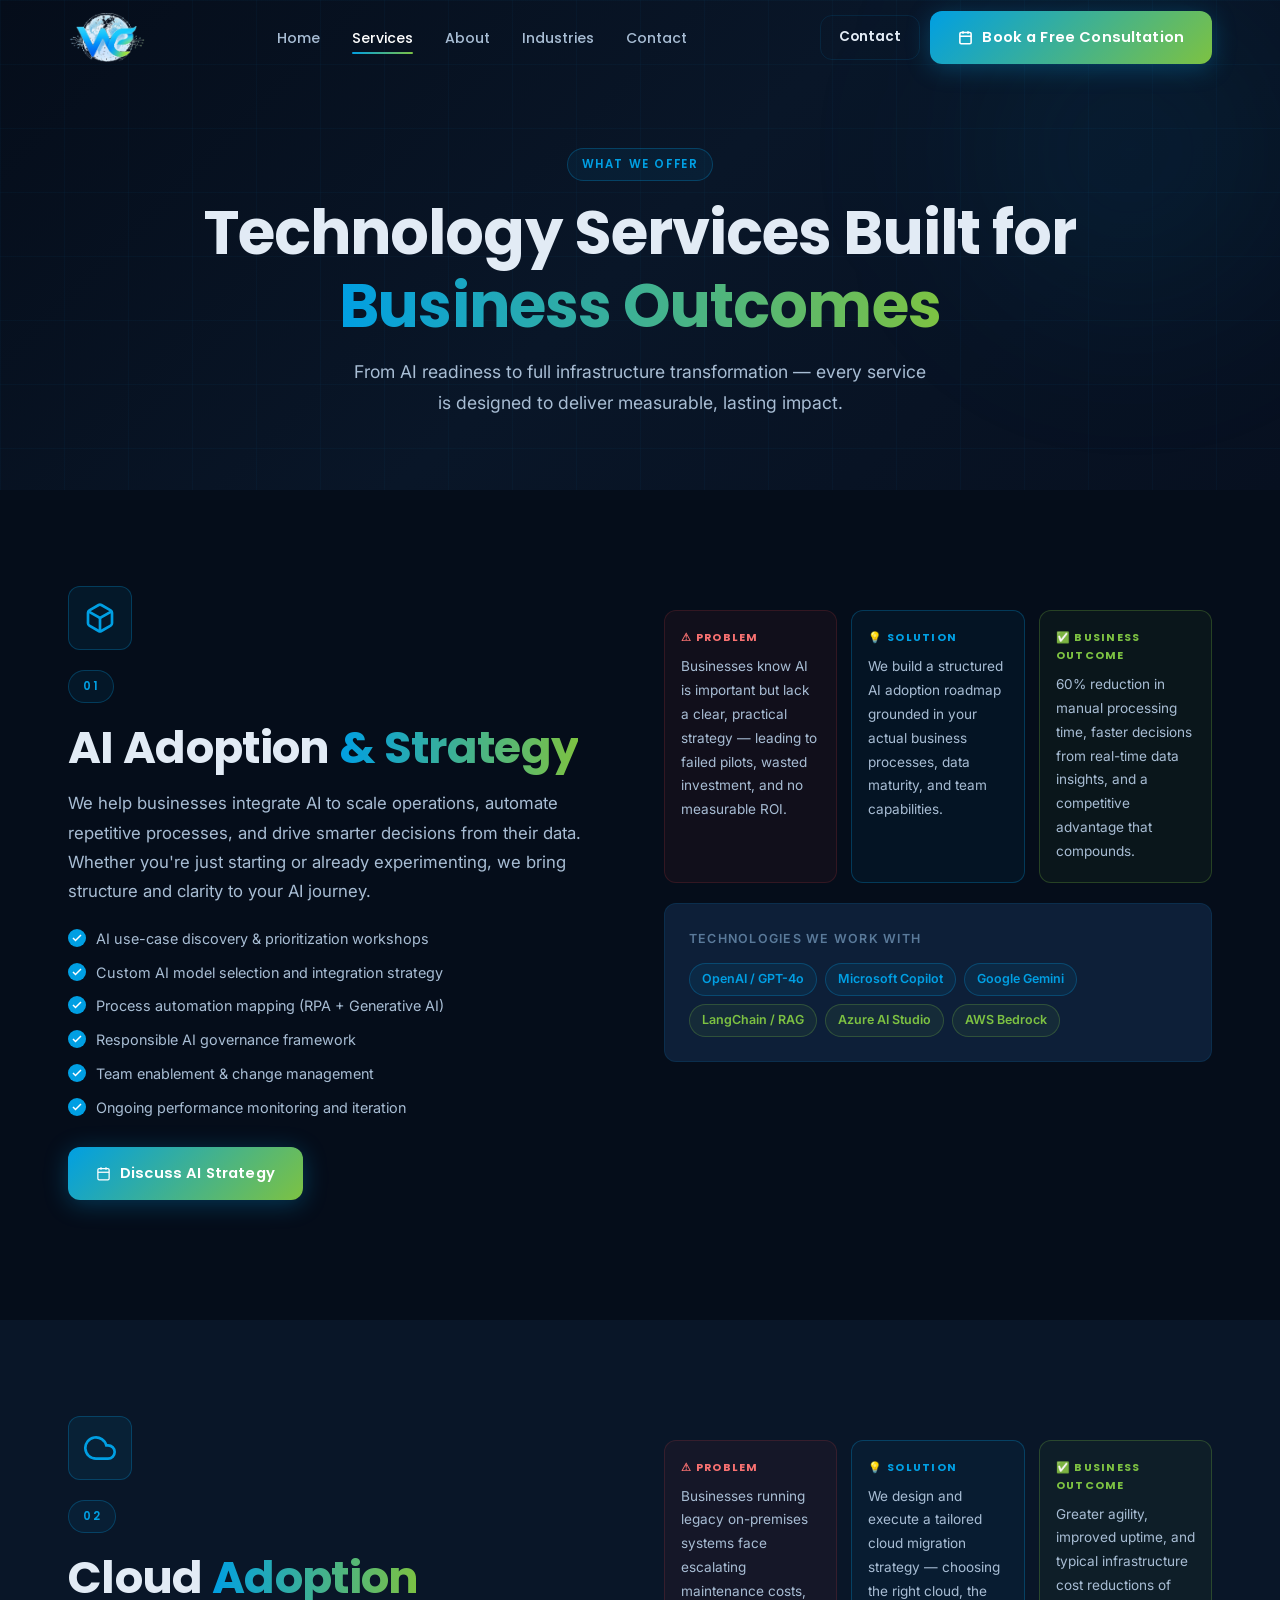
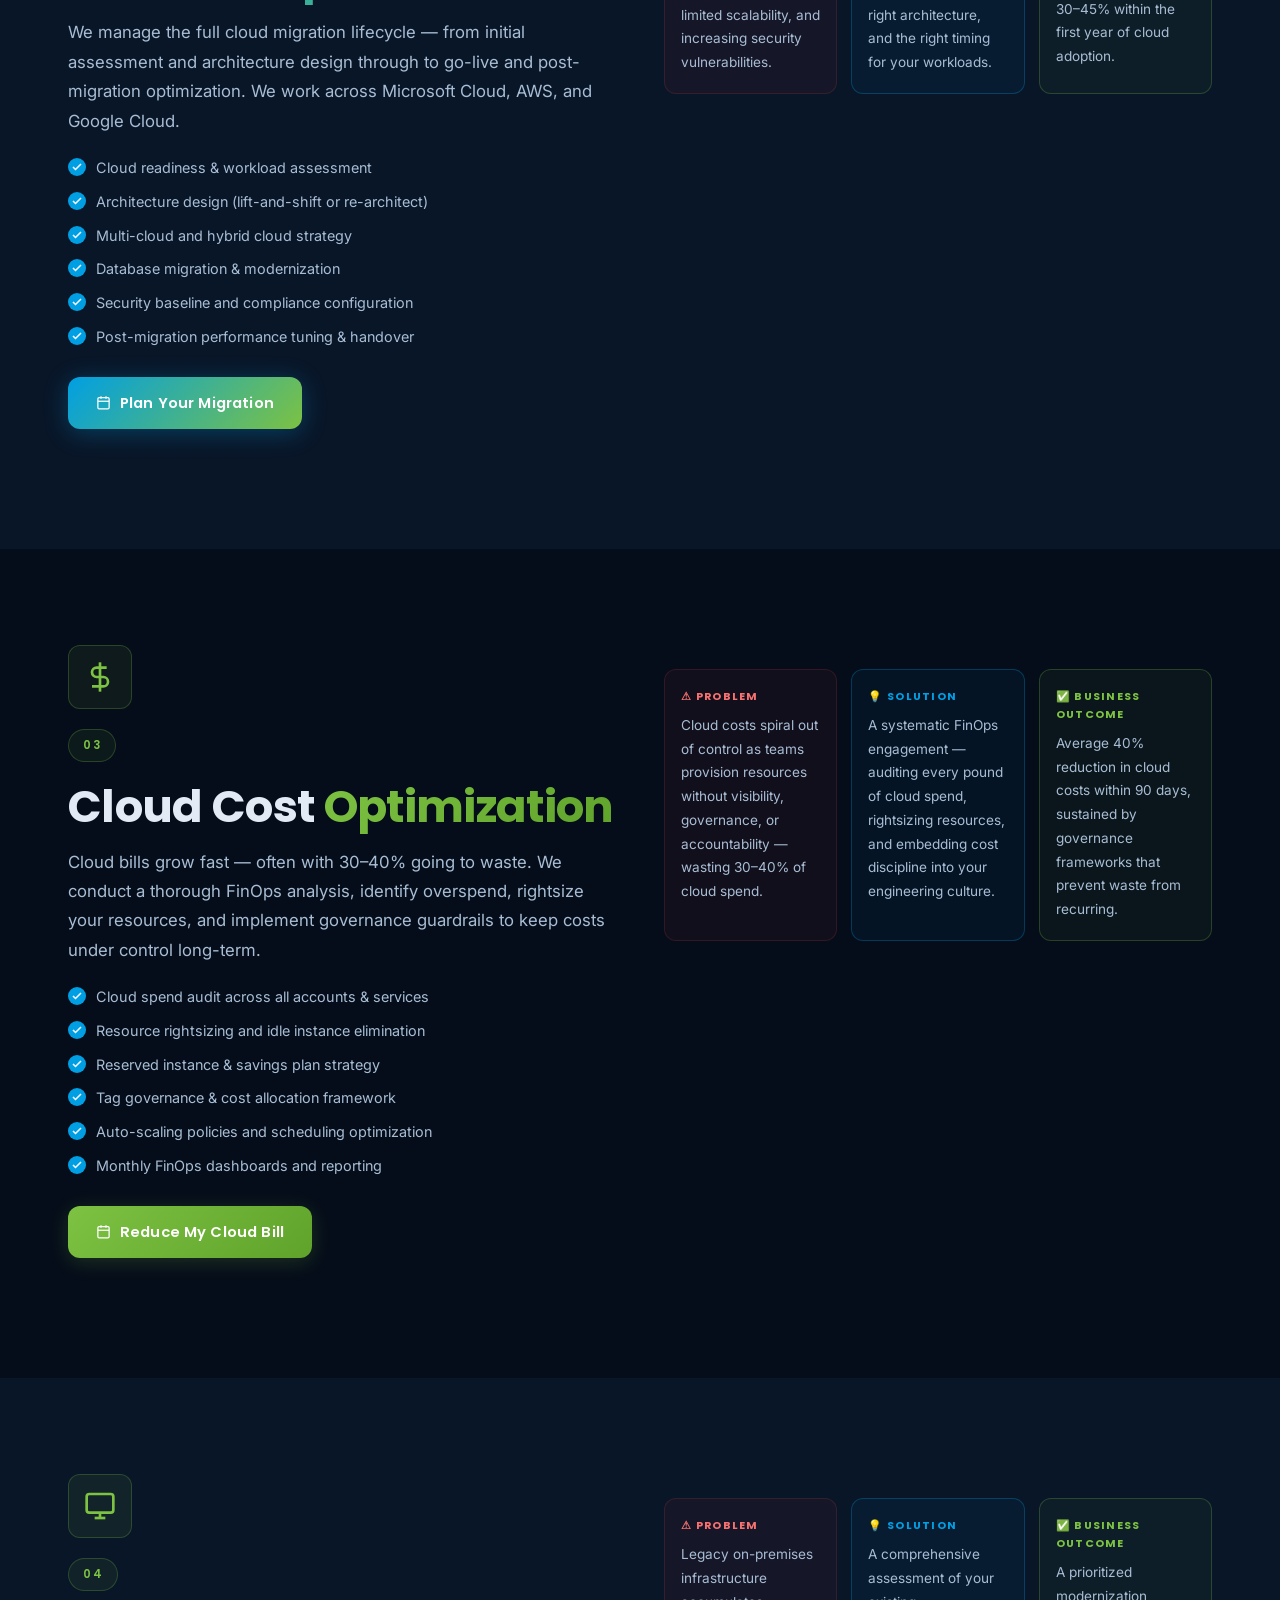
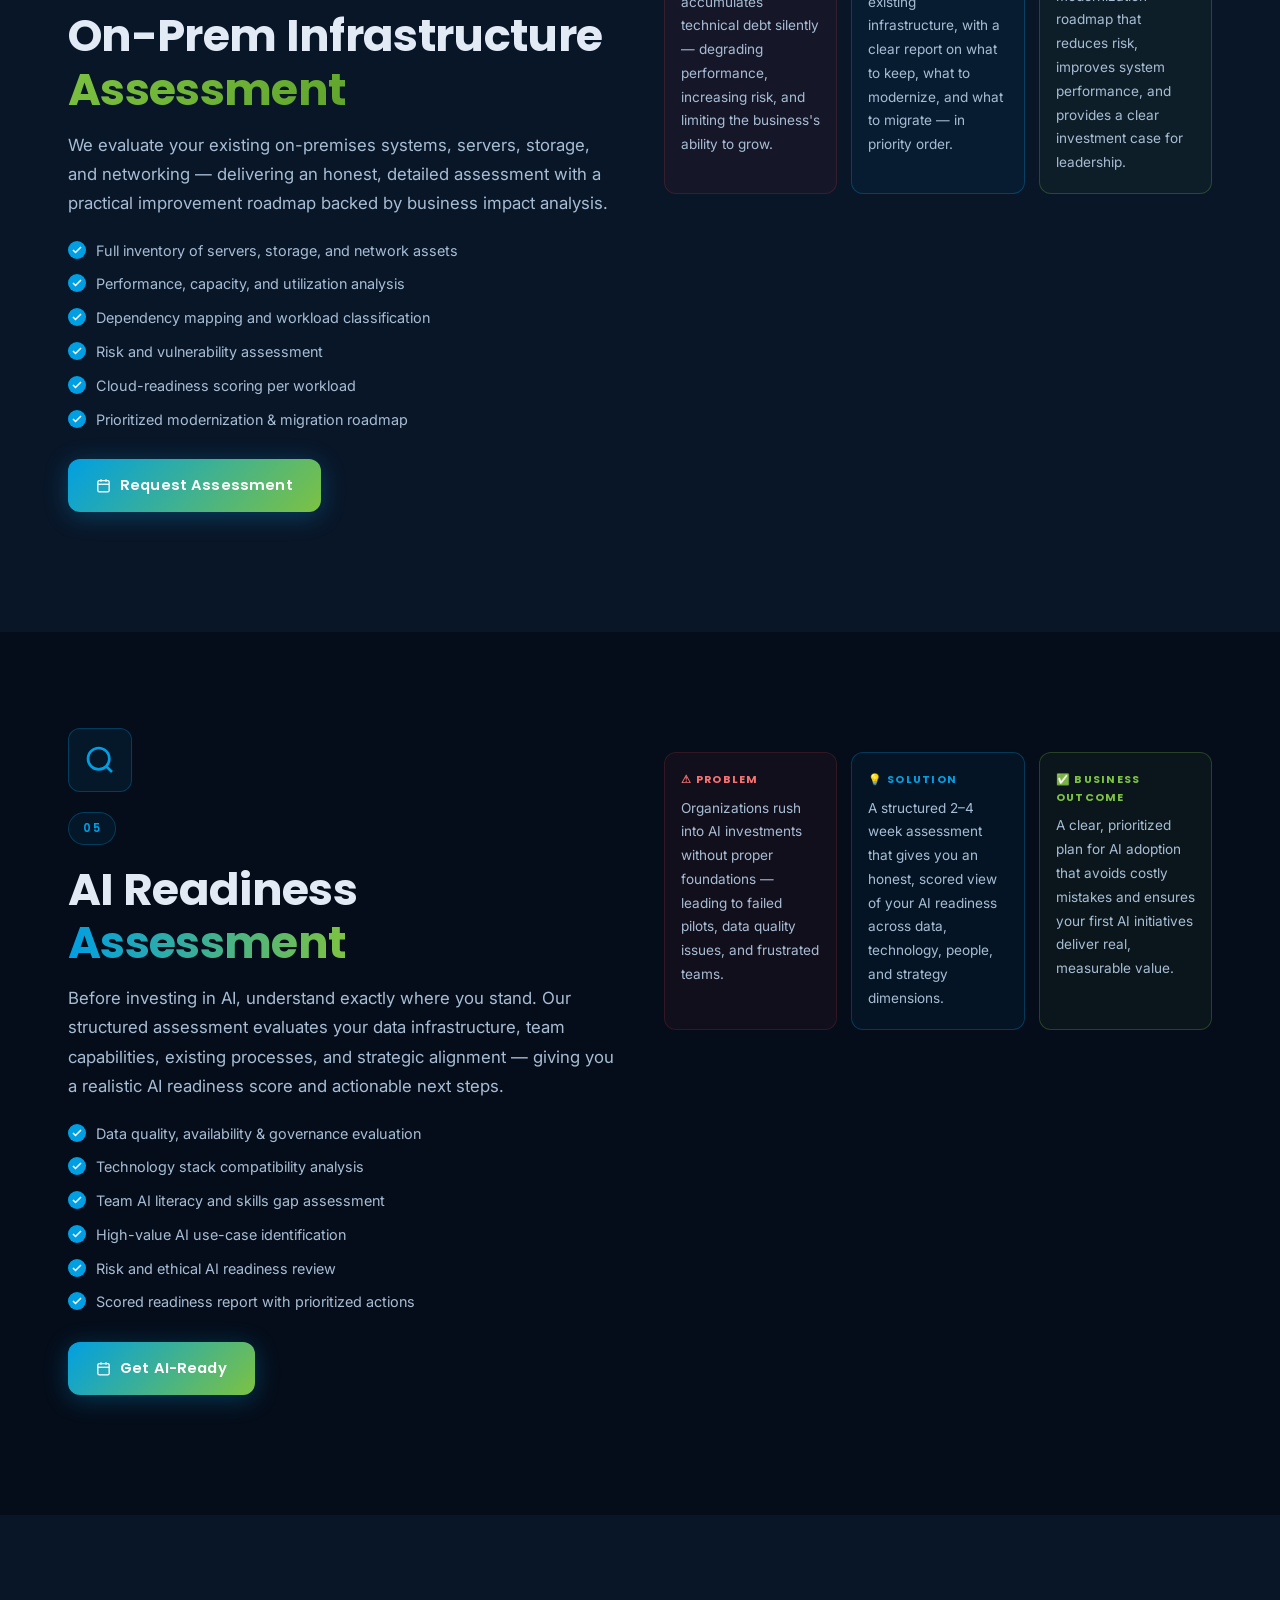
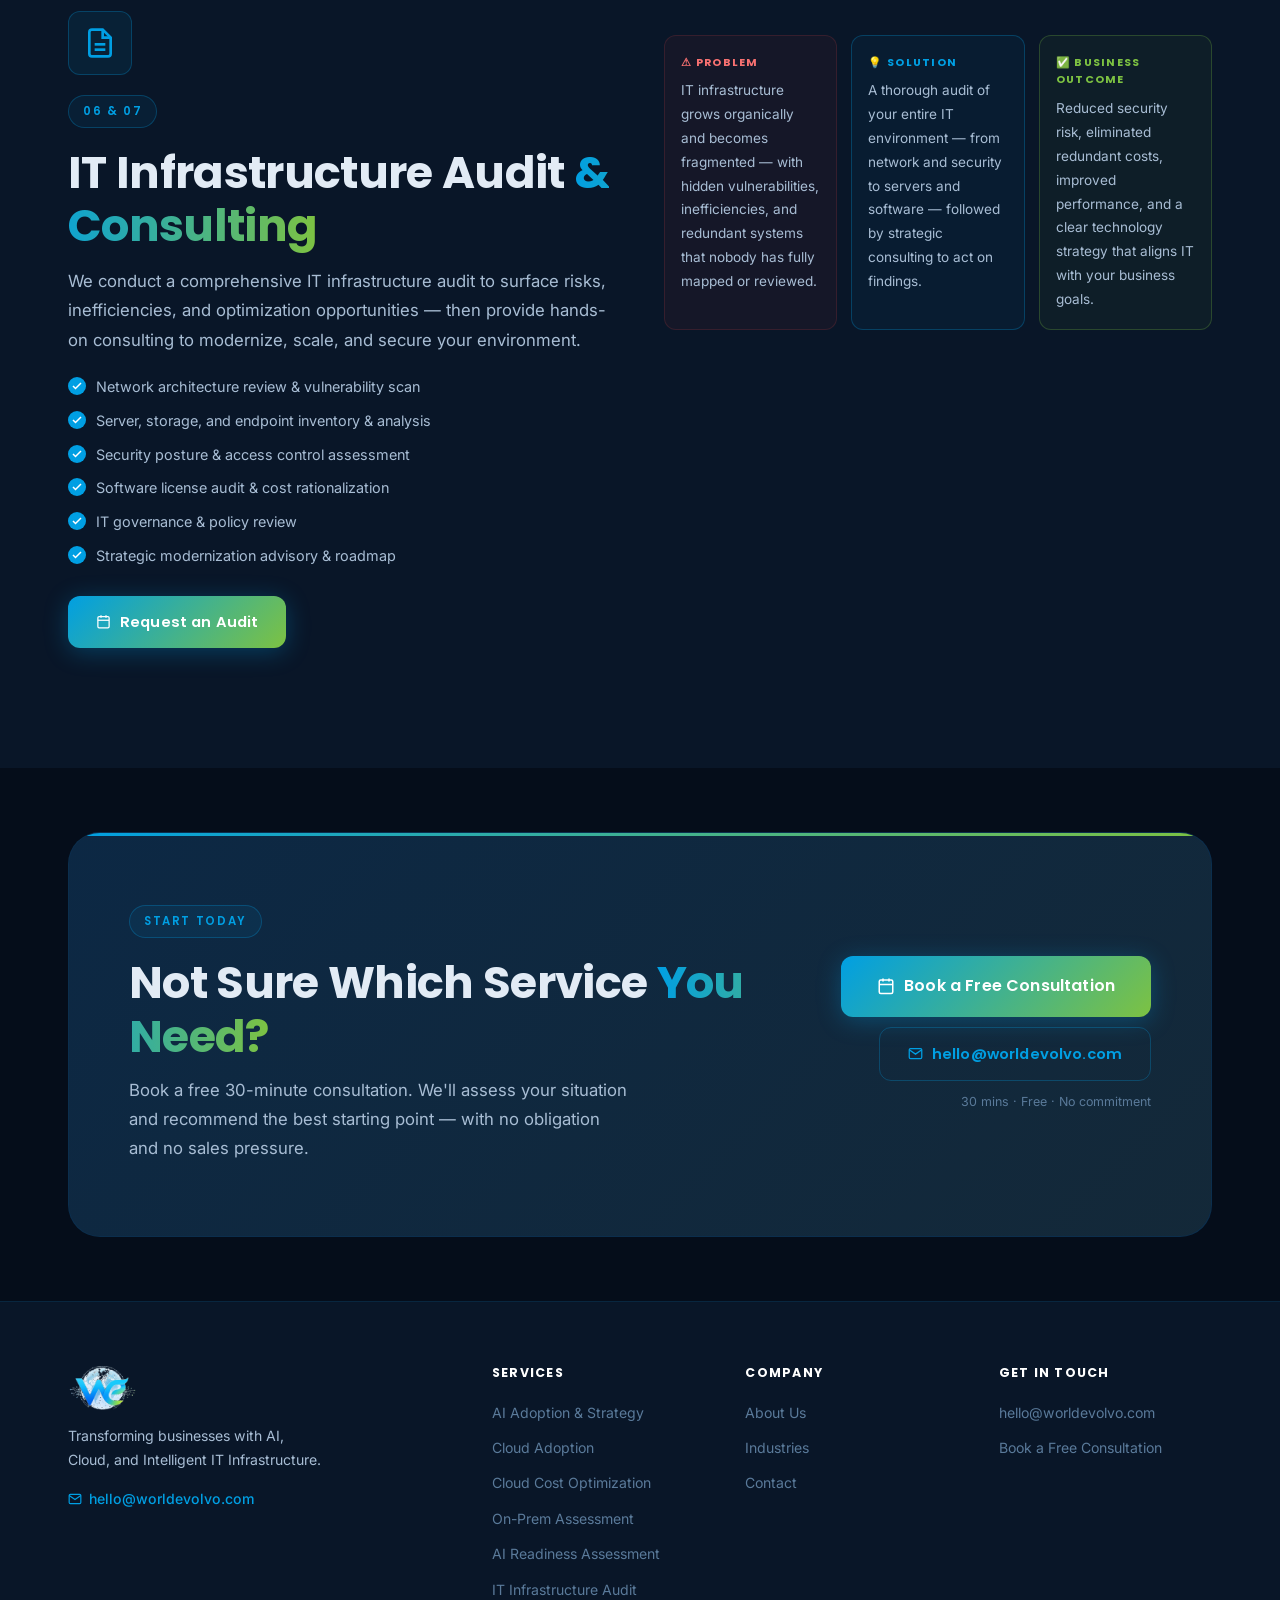
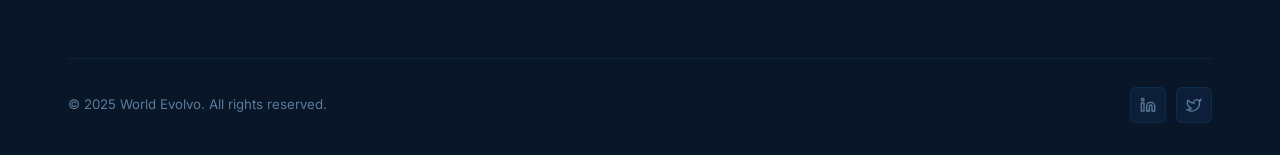
<file: worldevolvo/services.html>
<!DOCTYPE html>
<html lang="en">
<head>
  <meta charset="UTF-8">
  <meta name="viewport" content="width=device-width, initial-scale=1.0">
  <meta name="description" content="World Evolvo Services — AI Adoption, Cloud Migration, Cloud Cost Optimization, IT Infrastructure Audit, On-Prem Assessment and more.">
  <title>Services — World Evolvo</title>
  <link rel="icon" type="image/svg+xml" href="images/favicon.svg">
  <link rel="stylesheet" href="css/style.css">
</head>
<body>
<nav class="navbar" role="navigation" aria-label="Main">
  <div class="nav-inner">
    <a href="index.html" class="logo" aria-label="World Evolvo home"><img src="images/logo.png" alt="World Evolvo" loading="lazy"></a>
    <ul class="nav-links" role="list">
      <li><a href="index.html">Home</a></li>
      <li><a href="services.html" class="active">Services</a></li>
      <li><a href="about.html">About</a></li>
      <li><a href="industries.html">Industries</a></li>
      <li><a href="contact.html">Contact</a></li>
    </ul>
    <div class="nav-cta">
      <a href="contact.html" class="btn btn-ghost" style="padding:10px 18px;font-size:.85rem;">Contact</a>
      <a href="https://cal.com/worldevolvo/30min" target="_blank" rel="noopener" class="btn btn-gradient"><svg width="15" height="15" viewBox="0 0 24 24" fill="none" stroke="currentColor" stroke-width="2.5" aria-hidden="true"><rect x="3" y="4" width="18" height="18" rx="2"/><line x1="16" y1="2" x2="16" y2="6"/><line x1="8" y1="2" x2="8" y2="6"/><line x1="3" y1="10" x2="21" y2="10"/></svg>Book a Free Consultation</a>
    </div>
    <button class="hamburger" aria-label="Open menu" aria-expanded="false"><span></span><span></span><span></span></button>
  </div>
</nav>
<div class="mobile-menu" role="navigation" aria-label="Mobile navigation">
  <a href="index.html">Home</a>
  <a href="services.html">Services</a>
  <a href="about.html">About</a>
  <a href="industries.html">Industries</a>
  <a href="contact.html">Contact</a>
  <a href="https://cal.com/worldevolvo/30min" target="_blank" rel="noopener" class="btn btn-gradient">Book a Free Consultation</a>
</div>

<main>
<header class="page-hero">
  <div class="page-hero-orb" aria-hidden="true"></div>
  <div class="container">
    <div class="eyebrow">What We Offer</div>
    <h1>Technology Services Built for <span class="g-text">Business Outcomes</span></h1>
    <p>From AI readiness to full infrastructure transformation — every service is designed to deliver measurable, lasting impact.</p>
  </div>
</header>

<!-- Service 1: AI Adoption -->
<section class="section" id="ai-adoption" aria-labelledby="s1-head">
  <div class="container">
    <div class="svc-detail">
      <div class="reveal">
        <div class="svc-detail-icon" aria-hidden="true"><svg viewBox="0 0 24 24" fill="none" stroke="currentColor" stroke-width="2"><path d="M21 16V8a2 2 0 0 0-1-1.73l-7-4a2 2 0 0 0-2 0l-7 4A2 2 0 0 0 3 8v8a2 2 0 0 0 1 1.73l7 4a2 2 0 0 0 2 0l7-4A2 2 0 0 0 21 16z"/><polyline points="3.27 6.96 12 12.01 20.73 6.96"/><line x1="12" y1="22.08" x2="12" y2="12"/></svg></div>
        <div class="eyebrow">01</div>
        <h2 id="s1-head">AI Adoption <span class="g-text">&amp; Strategy</span></h2>
        <p style="margin:14px 0 20px;font-size:1.05rem;">We help businesses integrate AI to scale operations, automate repetitive processes, and drive smarter decisions from their data. Whether you're just starting or already experimenting, we bring structure and clarity to your AI journey.</p>
        <ul class="checklist">
          <li>AI use-case discovery &amp; prioritization workshops</li>
          <li>Custom AI model selection and integration strategy</li>
          <li>Process automation mapping (RPA + Generative AI)</li>
          <li>Responsible AI governance framework</li>
          <li>Team enablement &amp; change management</li>
          <li>Ongoing performance monitoring and iteration</li>
        </ul>
        <a href="https://cal.com/worldevolvo/30min" target="_blank" rel="noopener" class="btn btn-gradient" style="margin-top:28px;"><svg width="15" height="15" viewBox="0 0 24 24" fill="none" stroke="currentColor" stroke-width="2" aria-hidden="true"><rect x="3" y="4" width="18" height="18" rx="2"/><line x1="16" y1="2" x2="16" y2="6"/><line x1="8" y1="2" x2="8" y2="6"/><line x1="3" y1="10" x2="21" y2="10"/></svg>Discuss AI Strategy</a>
      </div>
      <div class="reveal" data-delay="100">
        <div class="svc-pbo">
          <div class="pbo-box problem">
            <div class="pbo-label">&#x26A0; Problem</div>
            <p>Businesses know AI is important but lack a clear, practical strategy — leading to failed pilots, wasted investment, and no measurable ROI.</p>
          </div>
          <div class="pbo-box solution">
            <div class="pbo-label">&#x1F4A1; Solution</div>
            <p>We build a structured AI adoption roadmap grounded in your actual business processes, data maturity, and team capabilities.</p>
          </div>
          <div class="pbo-box outcome">
            <div class="pbo-label">&#x2705; Business Outcome</div>
            <p>60% reduction in manual processing time, faster decisions from real-time data insights, and a competitive advantage that compounds.</p>
          </div>
        </div>
        <div style="background:var(--bg-card);border:1px solid var(--border);border-radius:var(--radius-md);padding:24px;margin-top:20px;">
          <p style="font-size:.78rem;font-weight:600;letter-spacing:.1em;text-transform:uppercase;color:var(--text-muted);margin-bottom:14px;">Technologies We Work With</p>
          <div style="display:flex;flex-wrap:wrap;gap:8px;">
            <span style="padding:5px 12px;background:rgba(0,159,227,0.08);border:1px solid var(--border-strong);border-radius:100px;font-size:.78rem;color:var(--blue);font-weight:600;">OpenAI / GPT-4o</span>
            <span style="padding:5px 12px;background:rgba(0,159,227,0.08);border:1px solid var(--border-strong);border-radius:100px;font-size:.78rem;color:var(--blue);font-weight:600;">Microsoft Copilot</span>
            <span style="padding:5px 12px;background:rgba(0,159,227,0.08);border:1px solid var(--border-strong);border-radius:100px;font-size:.78rem;color:var(--blue);font-weight:600;">Google Gemini</span>
            <span style="padding:5px 12px;background:rgba(125,194,66,0.08);border:1px solid var(--border-green);border-radius:100px;font-size:.78rem;color:var(--green);font-weight:600;">LangChain / RAG</span>
            <span style="padding:5px 12px;background:rgba(125,194,66,0.08);border:1px solid var(--border-green);border-radius:100px;font-size:.78rem;color:var(--green);font-weight:600;">Azure AI Studio</span>
            <span style="padding:5px 12px;background:rgba(125,194,66,0.08);border:1px solid var(--border-green);border-radius:100px;font-size:.78rem;color:var(--green);font-weight:600;">AWS Bedrock</span>
          </div>
        </div>
      </div>
    </div>
  </div>
</section>

<!-- Service 2: Cloud Adoption -->
<section class="section section--alt" id="cloud-adoption" aria-labelledby="s2-head">
  <div class="container">
    <div class="svc-detail" style="direction:rtl;">
      <div class="reveal" style="direction:ltr;">
        <div class="svc-pbo">
          <div class="pbo-box problem"><div class="pbo-label">&#x26A0; Problem</div><p>Businesses running legacy on-premises systems face escalating maintenance costs, limited scalability, and increasing security vulnerabilities.</p></div>
          <div class="pbo-box solution"><div class="pbo-label">&#x1F4A1; Solution</div><p>We design and execute a tailored cloud migration strategy — choosing the right cloud, the right architecture, and the right timing for your workloads.</p></div>
          <div class="pbo-box outcome"><div class="pbo-label">&#x2705; Business Outcome</div><p>Greater agility, improved uptime, and typical infrastructure cost reductions of 30–45% within the first year of cloud adoption.</p></div>
        </div>
      </div>
      <div class="reveal" data-delay="100" style="direction:ltr;">
        <div class="svc-detail-icon" aria-hidden="true"><svg viewBox="0 0 24 24" fill="none" stroke="currentColor" stroke-width="2"><path d="M18 10h-1.26A8 8 0 1 0 9 20h9a5 5 0 0 0 0-10z"/></svg></div>
        <div class="eyebrow">02</div>
        <h2 id="s2-head">Cloud <span class="g-text">Adoption</span></h2>
        <p style="margin:14px 0 20px;font-size:1.05rem;">We manage the full cloud migration lifecycle — from initial assessment and architecture design through to go-live and post-migration optimization. We work across Microsoft Cloud, AWS, and Google Cloud.</p>
        <ul class="checklist">
          <li>Cloud readiness &amp; workload assessment</li>
          <li>Architecture design (lift-and-shift or re-architect)</li>
          <li>Multi-cloud and hybrid cloud strategy</li>
          <li>Database migration &amp; modernization</li>
          <li>Security baseline and compliance configuration</li>
          <li>Post-migration performance tuning &amp; handover</li>
        </ul>
        <a href="https://cal.com/worldevolvo/30min" target="_blank" rel="noopener" class="btn btn-gradient" style="margin-top:28px;"><svg width="15" height="15" viewBox="0 0 24 24" fill="none" stroke="currentColor" stroke-width="2" aria-hidden="true"><rect x="3" y="4" width="18" height="18" rx="2"/><line x1="16" y1="2" x2="16" y2="6"/><line x1="8" y1="2" x2="8" y2="6"/><line x1="3" y1="10" x2="21" y2="10"/></svg>Plan Your Migration</a>
      </div>
    </div>
  </div>
</section>

<!-- Service 3: Cloud Cost Optimization -->
<section class="section" id="cloud-cost" aria-labelledby="s3-head">
  <div class="container">
    <div class="svc-detail">
      <div class="reveal">
        <div class="svc-detail-icon green" aria-hidden="true"><svg viewBox="0 0 24 24" fill="none" stroke="currentColor" stroke-width="2"><line x1="12" y1="1" x2="12" y2="23"/><path d="M17 5H9.5a3.5 3.5 0 0 0 0 7h5a3.5 3.5 0 0 1 0 7H6"/></svg></div>
        <div class="eyebrow eyebrow-green">03</div>
        <h2 id="s3-head">Cloud Cost <span class="g-text-green">Optimization</span></h2>
        <p style="margin:14px 0 20px;font-size:1.05rem;">Cloud bills grow fast — often with 30–40% going to waste. We conduct a thorough FinOps analysis, identify overspend, rightsize your resources, and implement governance guardrails to keep costs under control long-term.</p>
        <ul class="checklist">
          <li>Cloud spend audit across all accounts &amp; services</li>
          <li>Resource rightsizing and idle instance elimination</li>
          <li>Reserved instance &amp; savings plan strategy</li>
          <li>Tag governance &amp; cost allocation framework</li>
          <li>Auto-scaling policies and scheduling optimization</li>
          <li>Monthly FinOps dashboards and reporting</li>
        </ul>
        <a href="https://cal.com/worldevolvo/30min" target="_blank" rel="noopener" class="btn btn-green" style="margin-top:28px;"><svg width="15" height="15" viewBox="0 0 24 24" fill="none" stroke="currentColor" stroke-width="2" aria-hidden="true"><rect x="3" y="4" width="18" height="18" rx="2"/><line x1="16" y1="2" x2="16" y2="6"/><line x1="8" y1="2" x2="8" y2="6"/><line x1="3" y1="10" x2="21" y2="10"/></svg>Reduce My Cloud Bill</a>
      </div>
      <div class="reveal" data-delay="100">
        <div class="svc-pbo">
          <div class="pbo-box problem"><div class="pbo-label">&#x26A0; Problem</div><p>Cloud costs spiral out of control as teams provision resources without visibility, governance, or accountability — wasting 30–40% of cloud spend.</p></div>
          <div class="pbo-box solution"><div class="pbo-label">&#x1F4A1; Solution</div><p>A systematic FinOps engagement — auditing every pound of cloud spend, rightsizing resources, and embedding cost discipline into your engineering culture.</p></div>
          <div class="pbo-box outcome"><div class="pbo-label">&#x2705; Business Outcome</div><p>Average 40% reduction in cloud costs within 90 days, sustained by governance frameworks that prevent waste from recurring.</p></div>
        </div>
      </div>
    </div>
  </div>
</section>

<!-- Service 4: On-Prem Assessment -->
<section class="section section--alt" id="on-prem" aria-labelledby="s4-head">
  <div class="container">
    <div class="svc-detail" style="direction:rtl;">
      <div class="reveal" style="direction:ltr;">
        <div class="svc-pbo">
          <div class="pbo-box problem"><div class="pbo-label">&#x26A0; Problem</div><p>Legacy on-premises infrastructure accumulates technical debt silently — degrading performance, increasing risk, and limiting the business's ability to grow.</p></div>
          <div class="pbo-box solution"><div class="pbo-label">&#x1F4A1; Solution</div><p>A comprehensive assessment of your existing infrastructure, with a clear report on what to keep, what to modernize, and what to migrate — in priority order.</p></div>
          <div class="pbo-box outcome"><div class="pbo-label">&#x2705; Business Outcome</div><p>A prioritized modernization roadmap that reduces risk, improves system performance, and provides a clear investment case for leadership.</p></div>
        </div>
      </div>
      <div class="reveal" data-delay="100" style="direction:ltr;">
        <div class="svc-detail-icon green" aria-hidden="true"><svg viewBox="0 0 24 24" fill="none" stroke="currentColor" stroke-width="2"><rect x="2" y="3" width="20" height="14" rx="2"/><line x1="8" y1="21" x2="16" y2="21"/><line x1="12" y1="17" x2="12" y2="21"/></svg></div>
        <div class="eyebrow eyebrow-green">04</div>
        <h2 id="s4-head">On-Prem Infrastructure <span class="g-text-green">Assessment</span></h2>
        <p style="margin:14px 0 20px;font-size:1.05rem;">We evaluate your existing on-premises systems, servers, storage, and networking — delivering an honest, detailed assessment with a practical improvement roadmap backed by business impact analysis.</p>
        <ul class="checklist">
          <li>Full inventory of servers, storage, and network assets</li>
          <li>Performance, capacity, and utilization analysis</li>
          <li>Dependency mapping and workload classification</li>
          <li>Risk and vulnerability assessment</li>
          <li>Cloud-readiness scoring per workload</li>
          <li>Prioritized modernization &amp; migration roadmap</li>
        </ul>
        <a href="https://cal.com/worldevolvo/30min" target="_blank" rel="noopener" class="btn btn-gradient" style="margin-top:28px;"><svg width="15" height="15" viewBox="0 0 24 24" fill="none" stroke="currentColor" stroke-width="2" aria-hidden="true"><rect x="3" y="4" width="18" height="18" rx="2"/><line x1="16" y1="2" x2="16" y2="6"/><line x1="8" y1="2" x2="8" y2="6"/><line x1="3" y1="10" x2="21" y2="10"/></svg>Request Assessment</a>
      </div>
    </div>
  </div>
</section>

<!-- Service 5: AI Readiness -->
<section class="section" id="ai-readiness" aria-labelledby="s5-head">
  <div class="container">
    <div class="svc-detail">
      <div class="reveal">
        <div class="svc-detail-icon" aria-hidden="true"><svg viewBox="0 0 24 24" fill="none" stroke="currentColor" stroke-width="2"><circle cx="11" cy="11" r="8"/><line x1="21" y1="21" x2="16.65" y2="16.65"/></svg></div>
        <div class="eyebrow">05</div>
        <h2 id="s5-head">AI Readiness <span class="g-text">Assessment</span></h2>
        <p style="margin:14px 0 20px;font-size:1.05rem;">Before investing in AI, understand exactly where you stand. Our structured assessment evaluates your data infrastructure, team capabilities, existing processes, and strategic alignment — giving you a realistic AI readiness score and actionable next steps.</p>
        <ul class="checklist">
          <li>Data quality, availability &amp; governance evaluation</li>
          <li>Technology stack compatibility analysis</li>
          <li>Team AI literacy and skills gap assessment</li>
          <li>High-value AI use-case identification</li>
          <li>Risk and ethical AI readiness review</li>
          <li>Scored readiness report with prioritized actions</li>
        </ul>
        <a href="https://cal.com/worldevolvo/30min" target="_blank" rel="noopener" class="btn btn-gradient" style="margin-top:28px;"><svg width="15" height="15" viewBox="0 0 24 24" fill="none" stroke="currentColor" stroke-width="2" aria-hidden="true"><rect x="3" y="4" width="18" height="18" rx="2"/><line x1="16" y1="2" x2="16" y2="6"/><line x1="8" y1="2" x2="8" y2="6"/><line x1="3" y1="10" x2="21" y2="10"/></svg>Get AI-Ready</a>
      </div>
      <div class="reveal" data-delay="100">
        <div class="svc-pbo">
          <div class="pbo-box problem"><div class="pbo-label">&#x26A0; Problem</div><p>Organizations rush into AI investments without proper foundations — leading to failed pilots, data quality issues, and frustrated teams.</p></div>
          <div class="pbo-box solution"><div class="pbo-label">&#x1F4A1; Solution</div><p>A structured 2–4 week assessment that gives you an honest, scored view of your AI readiness across data, technology, people, and strategy dimensions.</p></div>
          <div class="pbo-box outcome"><div class="pbo-label">&#x2705; Business Outcome</div><p>A clear, prioritized plan for AI adoption that avoids costly mistakes and ensures your first AI initiatives deliver real, measurable value.</p></div>
        </div>
      </div>
    </div>
  </div>
</section>

<!-- Service 6 & 7: IT Audit + Consulting -->
<section class="section section--alt" id="it-audit" aria-labelledby="s6-head">
  <div class="container">
    <div class="svc-detail" style="direction:rtl;">
      <div class="reveal" style="direction:ltr;">
        <div class="svc-pbo">
          <div class="pbo-box problem"><div class="pbo-label">&#x26A0; Problem</div><p>IT infrastructure grows organically and becomes fragmented — with hidden vulnerabilities, inefficiencies, and redundant systems that nobody has fully mapped or reviewed.</p></div>
          <div class="pbo-box solution"><div class="pbo-label">&#x1F4A1; Solution</div><p>A thorough audit of your entire IT environment — from network and security to servers and software — followed by strategic consulting to act on findings.</p></div>
          <div class="pbo-box outcome"><div class="pbo-label">&#x2705; Business Outcome</div><p>Reduced security risk, eliminated redundant costs, improved performance, and a clear technology strategy that aligns IT with your business goals.</p></div>
        </div>
      </div>
      <div class="reveal" data-delay="100" style="direction:ltr;">
        <div class="svc-detail-icon" aria-hidden="true"><svg viewBox="0 0 24 24" fill="none" stroke="currentColor" stroke-width="2"><path d="M14 2H6a2 2 0 0 0-2 2v16a2 2 0 0 0 2 2h12a2 2 0 0 0 2-2V8z"/><polyline points="14 2 14 8 20 8"/><line x1="16" y1="13" x2="8" y2="13"/><line x1="16" y1="17" x2="8" y2="17"/></svg></div>
        <div class="eyebrow">06 &amp; 07</div>
        <h2 id="s6-head">IT Infrastructure Audit <span class="g-text">&amp; Consulting</span></h2>
        <p style="margin:14px 0 20px;font-size:1.05rem;">We conduct a comprehensive IT infrastructure audit to surface risks, inefficiencies, and optimization opportunities — then provide hands-on consulting to modernize, scale, and secure your environment.</p>
        <ul class="checklist">
          <li>Network architecture review &amp; vulnerability scan</li>
          <li>Server, storage, and endpoint inventory &amp; analysis</li>
          <li>Security posture &amp; access control assessment</li>
          <li>Software license audit &amp; cost rationalization</li>
          <li>IT governance &amp; policy review</li>
          <li>Strategic modernization advisory &amp; roadmap</li>
        </ul>
        <a href="https://cal.com/worldevolvo/30min" target="_blank" rel="noopener" class="btn btn-gradient" style="margin-top:28px;"><svg width="15" height="15" viewBox="0 0 24 24" fill="none" stroke="currentColor" stroke-width="2" aria-hidden="true"><rect x="3" y="4" width="18" height="18" rx="2"/><line x1="16" y1="2" x2="16" y2="6"/><line x1="8" y1="2" x2="8" y2="6"/><line x1="3" y1="10" x2="21" y2="10"/></svg>Request an Audit</a>
      </div>
    </div>
  </div>
</section>

<!-- CTA -->
<section class="section--sm">
  <div class="container">
    <div class="cta-banner reveal">
      <div class="cta-left">
        <div class="eyebrow">Start Today</div>
        <h2>Not Sure Which Service <span class="g-text">You Need?</span></h2>
        <p>Book a free 30-minute consultation. We'll assess your situation and recommend the best starting point — with no obligation and no sales pressure.</p>
      </div>
      <div class="cta-actions">
        <a href="https://cal.com/worldevolvo/30min" target="_blank" rel="noopener" class="btn btn-gradient btn-lg"><svg width="18" height="18" viewBox="0 0 24 24" fill="none" stroke="currentColor" stroke-width="2" aria-hidden="true"><rect x="3" y="4" width="18" height="18" rx="2"/><line x1="16" y1="2" x2="16" y2="6"/><line x1="8" y1="2" x2="8" y2="6"/><line x1="3" y1="10" x2="21" y2="10"/></svg>Book a Free Consultation</a>
        <a href="mailto:hello@worldevolvo.com" class="btn btn-outline"><svg width="15" height="15" viewBox="0 0 24 24" fill="none" stroke="currentColor" stroke-width="2" aria-hidden="true"><path d="M4 4h16c1.1 0 2 .9 2 2v12c0 1.1-.9 2-2 2H4c-1.1 0-2-.9-2-2V6c0-1.1.9-2 2-2z"/><polyline points="22,6 12,13 2,6"/></svg>hello@worldevolvo.com</a>
        <p class="cta-note">30 mins &middot; Free &middot; No commitment</p>
      </div>
    </div>
  </div>
</section>
</main>

<footer class="footer" role="contentinfo">
  <div class="container">
    <div class="footer-grid">
      <div class="footer-brand"><div class="footer-logo"><a href="index.html" aria-label="World Evolvo home"><img src="images/logo.png" alt="World Evolvo"></a></div><p>Transforming businesses with AI, Cloud, and Intelligent IT Infrastructure.</p><a href="mailto:hello@worldevolvo.com" class="footer-email"><svg width="14" height="14" viewBox="0 0 24 24" fill="none" stroke="currentColor" stroke-width="2" aria-hidden="true"><path d="M4 4h16c1.1 0 2 .9 2 2v12c0 1.1-.9 2-2 2H4c-1.1 0-2-.9-2-2V6c0-1.1.9-2 2-2z"/><polyline points="22,6 12,13 2,6"/></svg>hello@worldevolvo.com</a></div>
      <nav class="footer-col" aria-label="Services"><h5>Services</h5><ul><li><a href="#ai-adoption">AI Adoption &amp; Strategy</a></li><li><a href="#cloud-adoption">Cloud Adoption</a></li><li><a href="#cloud-cost">Cloud Cost Optimization</a></li><li><a href="#on-prem">On-Prem Assessment</a></li><li><a href="#ai-readiness">AI Readiness Assessment</a></li><li><a href="#it-audit">IT Infrastructure Audit</a></li></ul></nav>
      <nav class="footer-col" aria-label="Company"><h5>Company</h5><ul><li><a href="about.html">About Us</a></li><li><a href="industries.html">Industries</a></li><li><a href="contact.html">Contact</a></li></ul></nav>
      <nav class="footer-col" aria-label="Get in touch"><h5>Get In Touch</h5><ul><li><a href="mailto:hello@worldevolvo.com">hello@worldevolvo.com</a></li><li><a href="https://cal.com/worldevolvo/30min" target="_blank" rel="noopener">Book a Free Consultation</a></li></ul></nav>
    </div>
    <div class="footer-bottom"><p>&copy; 2025 World Evolvo. All rights reserved.</p><div class="soc-links" aria-label="Social media"><a href="#" class="soc-btn" aria-label="LinkedIn"><svg viewBox="0 0 24 24" fill="none" stroke="currentColor" stroke-width="2"><path d="M16 8a6 6 0 0 1 6 6v7h-4v-7a2 2 0 0 0-4 0v7h-4v-7a6 6 0 0 1 6-6z"/><rect x="2" y="9" width="4" height="12"/><circle cx="4" cy="4" r="2"/></svg></a><a href="#" class="soc-btn" aria-label="Twitter"><svg viewBox="0 0 24 24" fill="none" stroke="currentColor" stroke-width="2"><path d="M22 4s-.7 2.1-2 3.4c1.6 10-9.4 17.3-18 11.6 2.2.1 4.4-.6 6-2C3 15.5.5 9.6 3 5c2.2 2.6 5.6 4.1 9 4-.9-4.2 4-6.6 7-3.8 1.1 0 3-1.2 3-1.2z"/></svg></a></div></div>
  </div>
</footer>
<script src="js/main.js"></script>
</body>
</html>
</file>
<file: worldevolvo/css/style.css>
/* ============================================================
   WORLDEVOLVO — Main Stylesheet
   Brand palette: Sky Blue (#009FE3) × Lime Green (#7DC242)
   Style: Minimal, modern, corporate (Accenture / Infosys style)
   Fonts: Inter + Poppins
   ============================================================ */

@import url('https://fonts.googleapis.com/css2?family=Poppins:wght@300;400;500;600;700;800&family=Inter:wght@300;400;500;600&display=swap');

/* ─── CSS Variables ──────────────────────────────────────── */
:root {
  /* Brand */
  --blue:          #009FE3;
  --blue-dark:     #0070CC;
  --blue-deeper:   #004E9A;
  --green:         #7DC242;
  --green-dark:    #5FA32B;
  --green-bright:  #9BDB5A;

  /* Backgrounds */
  --bg-deep:       #050D1A;
  --bg-navy:       #091628;
  --bg-card:       #0D1F38;
  --bg-card-hover: #122645;
  --bg-light:      #F4F8FF;
  --bg-section:    #071020;

  /* Text */
  --text-white:    #FFFFFF;
  --text-light:    #E2EBF5;
  --text-body:     #A8BDD4;
  --text-muted:    #5A7A9A;

  /* Borders */
  --border:        rgba(0,159,227,0.12);
  --border-strong: rgba(0,159,227,0.28);
  --border-green:  rgba(125,194,66,0.25);

  /* Gradients */
  --grad-blue:     linear-gradient(135deg, #009FE3 0%, #0070CC 100%);
  --grad-green:    linear-gradient(135deg, #7DC242 0%, #5FA32B 100%);
  --grad-hero:     linear-gradient(135deg, #050D1A 0%, #091628 50%, #071020 100%);
  --grad-cta:      linear-gradient(135deg, #009FE3 0%, #7DC242 100%);
  --grad-card:     linear-gradient(145deg, #0D1F38 0%, #091628 100%);
  --grad-text:     linear-gradient(90deg, #009FE3 0%, #7DC242 100%);

  /* Shadows */
  --shadow-blue:   0 8px 40px rgba(0,159,227,0.18);
  --shadow-green:  0 8px 40px rgba(125,194,66,0.15);
  --shadow-card:   0 8px 32px rgba(0,0,0,0.35);

  /* Spacing / Shape */
  --radius-sm:     6px;
  --radius-md:     12px;
  --radius-lg:     20px;
  --radius-xl:     32px;
  --nav-h:         76px;

  /* Fonts */
  --font-head:     'Poppins', sans-serif;
  --font-body:     'Inter', sans-serif;

  --transition:    all 0.3s cubic-bezier(0.4, 0, 0.2, 1);
}

/* ─── Reset ─────────────────────────────────────────────── */
*, *::before, *::after { box-sizing: border-box; margin: 0; padding: 0; }
html { scroll-behavior: smooth; font-size: 16px; }
body {
  font-family: var(--font-body);
  background: var(--bg-deep);
  color: var(--text-light);
  line-height: 1.65;
  overflow-x: hidden;
  -webkit-font-smoothing: antialiased;
}
img { max-width: 100%; height: auto; display: block; }
a   { color: inherit; text-decoration: none; }
ul  { list-style: none; }

/* ─── Typography ─────────────────────────────────────────── */
h1, h2, h3, h4, h5 {
  font-family: var(--font-head);
  line-height: 1.2;
  letter-spacing: -0.015em;
}
h1 { font-size: clamp(2.2rem, 5vw, 3.8rem); font-weight: 700; }
h2 { font-size: clamp(1.8rem, 3.5vw, 2.8rem); font-weight: 700; }
h3 { font-size: clamp(1.1rem, 2vw, 1.4rem); font-weight: 600; }
h4 { font-size: 1rem; font-weight: 600; }
p  { color: var(--text-body); line-height: 1.75; }

/* ─── Utilities ─────────────────────────────────────────── */
.container {
  max-width: 1200px;
  margin: 0 auto;
  padding: 0 28px;
}
.section      { padding: 96px 0; }
.section--sm  { padding: 64px 0; }
.section--alt { background: var(--bg-navy); }
.section--dark { background: var(--bg-section); }

/* Gradient text */
.g-text {
  background: var(--grad-text);
  -webkit-background-clip: text;
  -webkit-text-fill-color: transparent;
  background-clip: text;
}
.g-text-blue {
  background: var(--grad-blue);
  -webkit-background-clip: text;
  -webkit-text-fill-color: transparent;
  background-clip: text;
}
.g-text-green {
  background: var(--grad-green);
  -webkit-background-clip: text;
  -webkit-text-fill-color: transparent;
  background-clip: text;
}

/* Eyebrow label */
.eyebrow {
  display: inline-flex;
  align-items: center;
  gap: 8px;
  font-family: var(--font-head);
  font-size: 0.72rem;
  font-weight: 600;
  letter-spacing: 0.14em;
  text-transform: uppercase;
  color: var(--blue);
  padding: 6px 14px;
  border: 1px solid var(--border-strong);
  border-radius: 100px;
  background: rgba(0,159,227,0.07);
  margin-bottom: 18px;
}
.eyebrow-green {
  color: var(--green);
  border-color: var(--border-green);
  background: rgba(125,194,66,0.07);
}

/* Section header */
.section-hdr {
  text-align: center;
  margin-bottom: 60px;
}
.section-hdr h2 { margin-bottom: 14px; }
.section-hdr p  { max-width: 540px; margin: 0 auto; font-size: 1.05rem; }

/* ─── Buttons ────────────────────────────────────────────── */
.btn {
  display: inline-flex;
  align-items: center;
  gap: 9px;
  font-family: var(--font-head);
  font-weight: 600;
  font-size: 0.92rem;
  padding: 14px 28px;
  border-radius: var(--radius-md);
  border: none;
  cursor: pointer;
  transition: var(--transition);
  white-space: nowrap;
  text-decoration: none;
  letter-spacing: 0.01em;
}
.btn-primary {
  background: var(--grad-blue);
  color: #fff;
  box-shadow: 0 4px 20px rgba(0,159,227,0.25);
}
.btn-primary:hover {
  transform: translateY(-2px);
  box-shadow: var(--shadow-blue);
}
.btn-green {
  background: var(--grad-green);
  color: #fff;
  box-shadow: 0 4px 20px rgba(125,194,66,0.2);
}
.btn-green:hover {
  transform: translateY(-2px);
  box-shadow: var(--shadow-green);
}
.btn-gradient {
  background: var(--grad-cta);
  color: #fff;
  box-shadow: 0 4px 24px rgba(0,159,227,0.3);
}
.btn-gradient:hover {
  transform: translateY(-2px);
  box-shadow: 0 12px 40px rgba(0,159,227,0.35);
}
.btn-outline {
  background: transparent;
  color: var(--blue);
  border: 1.5px solid var(--border-strong);
}
.btn-outline:hover {
  background: rgba(0,159,227,0.08);
  border-color: var(--blue);
  transform: translateY(-2px);
}
.btn-ghost {
  background: transparent;
  color: var(--text-light);
  border: 1.5px solid var(--border);
}
.btn-ghost:hover {
  border-color: var(--border-strong);
  background: rgba(255,255,255,0.04);
}
.btn-lg { padding: 17px 36px; font-size: 1rem; }
.btn svg { flex-shrink: 0; }

/* ─── Navigation ─────────────────────────────────────────── */
.navbar {
  position: fixed;
  top: 0; left: 0; right: 0;
  z-index: 1000;
  height: var(--nav-h);
  display: flex;
  align-items: center;
  border-bottom: 1px solid transparent;
  transition: var(--transition);
}
.navbar.scrolled {
  background: rgba(5,13,26,0.94);
  backdrop-filter: blur(20px);
  -webkit-backdrop-filter: blur(20px);
  border-bottom-color: var(--border);
}
.nav-inner {
  display: flex;
  align-items: center;
  justify-content: space-between;
  width: 100%;
  max-width: 1200px;
  margin: 0 auto;
  padding: 0 28px;
}

/* Logo */
.logo {
  display: flex;
  align-items: center;
  gap: 4px;
  flex-shrink: 0;
}
.logo img {
  height: 50px;
  width: auto;
  object-fit: contain;
}

/* Nav Links */
.nav-links {
  display: flex;
  align-items: center;
  gap: 32px;
}
.nav-links a {
  font-family: var(--font-head);
  font-size: 0.88rem;
  font-weight: 500;
  color: var(--text-body);
  transition: var(--transition);
  position: relative;
  padding-bottom: 2px;
}
.nav-links a::after {
  content: '';
  position: absolute;
  bottom: -4px;
  left: 0;
  width: 0;
  height: 2px;
  background: var(--grad-cta);
  border-radius: 2px;
  transition: width 0.3s ease;
}
.nav-links a:hover,
.nav-links a.active { color: var(--text-white); }
.nav-links a:hover::after,
.nav-links a.active::after { width: 100%; }

/* Nav CTA */
.nav-cta { display: flex; align-items: center; gap: 10px; }

/* Hamburger */
.hamburger {
  display: none;
  flex-direction: column;
  gap: 5px;
  cursor: pointer;
  background: none;
  border: none;
  padding: 4px;
}
.hamburger span {
  display: block;
  width: 22px;
  height: 2px;
  background: var(--text-light);
  border-radius: 2px;
  transition: var(--transition);
}
.hamburger.open span:nth-child(1) { transform: rotate(45deg) translate(5px, 5px); }
.hamburger.open span:nth-child(2) { opacity: 0; width: 0; }
.hamburger.open span:nth-child(3) { transform: rotate(-45deg) translate(5px, -5px); }

/* Mobile Menu */
.mobile-menu {
  display: none;
  position: fixed;
  top: var(--nav-h);
  left: 0; right: 0;
  background: rgba(5,13,26,0.98);
  backdrop-filter: blur(24px);
  border-bottom: 1px solid var(--border);
  padding: 20px 28px 28px;
  flex-direction: column;
  gap: 4px;
  z-index: 999;
}
.mobile-menu.open { display: flex; }
.mobile-menu a {
  font-family: var(--font-head);
  font-weight: 500;
  font-size: 1rem;
  color: var(--text-body);
  padding: 13px 0;
  border-bottom: 1px solid var(--border);
  transition: var(--transition);
}
.mobile-menu a:hover { color: var(--blue); padding-left: 8px; }
.mobile-menu a:last-of-type { border-bottom: none; }
.mobile-menu .btn { margin-top: 14px; width: 100%; justify-content: center; }

/* ─── Hero ───────────────────────────────────────────────── */
.hero {
  min-height: 100vh;
  display: flex;
  align-items: center;
  padding-top: var(--nav-h);
  background: var(--grad-hero);
  position: relative;
  overflow: hidden;
}

/* Grid overlay */
.hero::before {
  content: '';
  position: absolute;
  inset: 0;
  background-image:
    linear-gradient(rgba(0,159,227,0.04) 1px, transparent 1px),
    linear-gradient(90deg, rgba(0,159,227,0.04) 1px, transparent 1px);
  background-size: 64px 64px;
  pointer-events: none;
}

/* Glow orbs */
.hero-orb {
  position: absolute;
  border-radius: 50%;
  filter: blur(90px);
  pointer-events: none;
}
.hero-orb-1 {
  width: 700px; height: 700px;
  top: -200px; right: -150px;
  background: radial-gradient(circle, rgba(0,159,227,0.1) 0%, transparent 65%);
  animation: floatOrb 12s ease-in-out infinite;
}
.hero-orb-2 {
  width: 500px; height: 500px;
  bottom: -100px; left: -80px;
  background: radial-gradient(circle, rgba(125,194,66,0.08) 0%, transparent 65%);
  animation: floatOrb 10s ease-in-out infinite reverse;
}
.hero-orb-3 {
  width: 350px; height: 350px;
  top: 35%; left: 40%;
  background: radial-gradient(circle, rgba(0,112,204,0.07) 0%, transparent 65%);
  animation: floatOrb 14s ease-in-out infinite 3s;
}
@keyframes floatOrb {
  0%, 100% { transform: translateY(0) scale(1); }
  50%       { transform: translateY(-40px) scale(1.06); }
}

.hero-inner {
  position: relative;
  z-index: 1;
  display: grid;
  grid-template-columns: 55% 45%;
  gap: 60px;
  align-items: center;
  padding: 80px 0 90px;
}

.hero-left .eyebrow { animation: fadeUp 0.5s ease both; }
.hero-left h1       { animation: fadeUp 0.5s 0.08s ease both; margin-bottom: 22px; }
.hero-left .hero-sub {
  font-size: 1.12rem;
  max-width: 520px;
  margin-bottom: 38px;
  animation: fadeUp 0.5s 0.16s ease both;
}
.hero-actions {
  display: flex;
  gap: 14px;
  flex-wrap: wrap;
  animation: fadeUp 0.5s 0.24s ease both;
}

/* Hero stats strip */
.hero-stats {
  display: flex;
  gap: 36px;
  margin-top: 52px;
  padding-top: 36px;
  border-top: 1px solid var(--border);
  animation: fadeUp 0.5s 0.32s ease both;
  flex-wrap: wrap;
}
.stat-block { min-width: 90px; }
.stat-num {
  font-family: var(--font-head);
  font-size: 2rem;
  font-weight: 700;
  line-height: 1;
  color: var(--text-white);
}
.stat-num em {
  font-style: normal;
  background: var(--grad-cta);
  -webkit-background-clip: text;
  -webkit-text-fill-color: transparent;
  background-clip: text;
}
.stat-label { font-size: 0.8rem; color: var(--text-muted); margin-top: 5px; }

/* Hero right — visual card */
.hero-right {
  animation: fadeRight 0.7s 0.2s ease both;
  display: flex;
  justify-content: flex-end;
}
.hero-card {
  background: var(--bg-card);
  border: 1px solid var(--border);
  border-radius: var(--radius-xl);
  padding: 40px;
  width: 100%;
  max-width: 400px;
  position: relative;
  overflow: hidden;
}
.hero-card::before {
  content: '';
  position: absolute;
  top: 0; left: 0; right: 0;
  height: 3px;
  background: var(--grad-cta);
}
.hc-logo {
  width: 64px;
  height: 64px;
  background: rgba(0,159,227,0.1);
  border: 1px solid var(--border-strong);
  border-radius: var(--radius-md);
  display: flex;
  align-items: center;
  justify-content: center;
  margin-bottom: 20px;
}
.hc-logo svg { width: 30px; height: 30px; color: var(--blue); }
.hero-card h3 { color: var(--text-white); margin-bottom: 8px; font-size: 1.1rem; }
.hero-card p  { font-size: 0.9rem; margin-bottom: 24px; }
.hc-items { display: flex; flex-direction: column; gap: 12px; }
.hc-item {
  display: flex;
  align-items: center;
  gap: 12px;
  padding: 12px 16px;
  background: rgba(255,255,255,0.03);
  border: 1px solid var(--border);
  border-radius: var(--radius-sm);
  font-size: 0.88rem;
  color: var(--text-light);
}
.hc-dot {
  width: 8px; height: 8px;
  border-radius: 50%;
  flex-shrink: 0;
}
.dot-blue  { background: var(--blue); }
.dot-green { background: var(--green); }
.dot-teal  { background: #00BCD4; }
.dot-lime  { background: var(--green-bright); }

@keyframes fadeUp {
  from { opacity: 0; transform: translateY(22px); }
  to   { opacity: 1; transform: translateY(0); }
}
@keyframes fadeRight {
  from { opacity: 0; transform: translateX(28px); }
  to   { opacity: 1; transform: translateX(0); }
}

/* ─── Trust Bar ──────────────────────────────────────────── */
.trust-bar {
  padding: 36px 0;
  border-top: 1px solid var(--border);
  border-bottom: 1px solid var(--border);
  background: rgba(9,22,40,0.6);
}
.trust-inner {
  display: flex;
  align-items: center;
  gap: 40px;
  justify-content: center;
  flex-wrap: wrap;
}
.trust-label {
  font-size: 0.75rem;
  font-weight: 600;
  letter-spacing: 0.12em;
  text-transform: uppercase;
  color: var(--text-muted);
  white-space: nowrap;
}
.trust-logos {
  display: flex;
  align-items: center;
  gap: 36px;
  flex-wrap: wrap;
  justify-content: center;
}
.trust-pill {
  display: flex;
  align-items: center;
  gap: 7px;
  font-family: var(--font-head);
  font-size: 0.82rem;
  font-weight: 600;
  color: var(--text-muted);
  transition: var(--transition);
  letter-spacing: 0.02em;
}
.trust-pill svg { width: 18px; height: 18px; opacity: 0.5; }
.trust-pill:hover { color: var(--text-body); }

/* ─── Services ───────────────────────────────────────────── */
.services-grid {
  display: grid;
  grid-template-columns: repeat(3, 1fr);
  gap: 22px;
}
.svc-card {
  background: var(--grad-card);
  border: 1px solid var(--border);
  border-radius: var(--radius-lg);
  padding: 32px 28px;
  transition: var(--transition);
  position: relative;
  overflow: hidden;
  cursor: default;
}
.svc-card::after {
  content: '';
  position: absolute;
  top: 0; left: 0; right: 0;
  height: 2px;
  background: var(--grad-cta);
  transform: scaleX(0);
  transform-origin: left;
  transition: transform 0.4s ease;
}
.svc-card:hover {
  border-color: var(--border-strong);
  transform: translateY(-5px);
  box-shadow: var(--shadow-card);
  background: var(--bg-card-hover);
}
.svc-card:hover::after { transform: scaleX(1); }

.svc-icon {
  width: 52px; height: 52px;
  border-radius: var(--radius-sm);
  display: flex;
  align-items: center;
  justify-content: center;
  margin-bottom: 20px;
  background: rgba(0,159,227,0.08);
  border: 1px solid var(--border-strong);
}
.svc-icon svg { width: 24px; height: 24px; color: var(--blue); }
.svc-icon.green {
  background: rgba(125,194,66,0.08);
  border-color: var(--border-green);
}
.svc-icon.green svg { color: var(--green); }

.svc-card h3 { color: var(--text-white); margin-bottom: 10px; font-size: 1.05rem; }
.svc-card p  { font-size: 0.9rem; }
.svc-link {
  display: inline-flex;
  align-items: center;
  gap: 5px;
  font-family: var(--font-head);
  font-size: 0.83rem;
  font-weight: 600;
  color: var(--blue);
  margin-top: 18px;
  transition: var(--transition);
}
.svc-link:hover { gap: 10px; }

/* ─── How We Help ────────────────────────────────────────── */
.how-grid {
  display: grid;
  grid-template-columns: 1fr 1fr;
  gap: 56px;
  align-items: center;
}
.how-left h2 { margin-bottom: 16px; }
.how-left p  { font-size: 1rem; margin-bottom: 28px; }
.how-steps {
  display: flex;
  flex-direction: column;
  gap: 18px;
  margin-top: 32px;
}
.how-step {
  display: flex;
  gap: 18px;
  align-items: flex-start;
  padding: 20px;
  background: var(--bg-card);
  border: 1px solid var(--border);
  border-radius: var(--radius-md);
  transition: var(--transition);
}
.how-step:hover { border-color: var(--border-strong); }
.step-num {
  width: 38px; height: 38px;
  background: var(--grad-blue);
  border-radius: var(--radius-sm);
  display: flex;
  align-items: center;
  justify-content: center;
  font-family: var(--font-head);
  font-weight: 700;
  font-size: 0.85rem;
  color: #fff;
  flex-shrink: 0;
}
.how-step h4 { color: var(--text-white); margin-bottom: 4px; font-size: 0.95rem; }
.how-step p  { font-size: 0.88rem; }

.how-right-visual {
  background: var(--bg-card);
  border: 1px solid var(--border);
  border-radius: var(--radius-xl);
  padding: 44px;
  position: relative;
  overflow: hidden;
}
.how-right-visual::before {
  content: '';
  position: absolute;
  top: 0; left: 0; right: 0;
  height: 3px;
  background: var(--grad-cta);
}
.metric-grid {
  display: grid;
  grid-template-columns: 1fr 1fr;
  gap: 16px;
}
.metric-box {
  padding: 22px;
  background: rgba(255,255,255,0.03);
  border: 1px solid var(--border);
  border-radius: var(--radius-md);
  text-align: center;
}
.metric-num {
  font-family: var(--font-head);
  font-size: 1.8rem;
  font-weight: 700;
  line-height: 1;
}
.metric-num.blue  { color: var(--blue); }
.metric-num.green { color: var(--green); }
.metric-lbl { font-size: 0.78rem; color: var(--text-muted); margin-top: 6px; }

/* ─── Industries ─────────────────────────────────────────── */
.ind-grid {
  display: grid;
  grid-template-columns: repeat(3, 1fr);
  gap: 22px;
}
.ind-card {
  background: var(--grad-card);
  border: 1px solid var(--border);
  border-radius: var(--radius-lg);
  padding: 36px 28px;
  text-align: center;
  transition: var(--transition);
  position: relative;
  overflow: hidden;
}
.ind-card:hover {
  border-color: var(--border-strong);
  transform: translateY(-5px);
  box-shadow: var(--shadow-card);
}
.ind-icon {
  width: 68px; height: 68px;
  border-radius: 50%;
  margin: 0 auto 20px;
  display: flex;
  align-items: center;
  justify-content: center;
  font-size: 1.8rem;
  border: 1px solid var(--border);
}
.ind-icon.blue  { background: rgba(0,159,227,0.1); }
.ind-icon.green { background: rgba(125,194,66,0.1); }
.ind-icon.teal  { background: rgba(0,188,212,0.1); }
.ind-card h3 { color: var(--text-white); margin-bottom: 10px; }
.ind-card p  { font-size: 0.9rem; margin-bottom: 20px; }
.ind-tags {
  display: flex;
  flex-wrap: wrap;
  gap: 6px;
  justify-content: center;
  margin-top: 16px;
}
.ind-tag {
  font-size: 0.73rem;
  font-weight: 600;
  padding: 4px 10px;
  border-radius: 100px;
  background: rgba(0,159,227,0.08);
  border: 1px solid var(--border);
  color: var(--blue);
  letter-spacing: 0.04em;
}
.ind-tag.green {
  background: rgba(125,194,66,0.08);
  border-color: var(--border-green);
  color: var(--green);
}

/* ─── Why Choose Us ─────────────────────────────────────── */
.why-grid {
  display: grid;
  grid-template-columns: repeat(2, 1fr);
  gap: 20px;
}
.why-card {
  display: flex;
  gap: 18px;
  padding: 26px;
  background: var(--grad-card);
  border: 1px solid var(--border);
  border-radius: var(--radius-md);
  transition: var(--transition);
}
.why-card:hover { border-color: var(--border-strong); }
.why-icon {
  width: 46px; height: 46px;
  border-radius: var(--radius-sm);
  background: rgba(0,159,227,0.08);
  border: 1px solid var(--border-strong);
  display: flex;
  align-items: center;
  justify-content: center;
  flex-shrink: 0;
}
.why-icon svg { width: 20px; height: 20px; color: var(--blue); }
.why-icon.green { background: rgba(125,194,66,0.08); border-color: var(--border-green); }
.why-icon.green svg { color: var(--green); }
.why-card h4 { color: var(--text-white); margin-bottom: 6px; font-size: 0.95rem; }
.why-card p  { font-size: 0.88rem; }

/* ─── CTA Banner ─────────────────────────────────────────── */
.cta-banner {
  background: var(--bg-card);
  border: 1px solid var(--border);
  border-radius: var(--radius-xl);
  padding: 72px 60px;
  display: grid;
  grid-template-columns: 1fr auto;
  gap: 48px;
  align-items: center;
  position: relative;
  overflow: hidden;
}
.cta-banner::before {
  content: '';
  position: absolute;
  inset: 0;
  background: linear-gradient(135deg, rgba(0,159,227,0.07) 0%, rgba(125,194,66,0.06) 100%);
  pointer-events: none;
}
.cta-banner::after {
  content: '';
  position: absolute;
  top: 0; left: 0; right: 0;
  height: 3px;
  background: var(--grad-cta);
}
.cta-left { position: relative; }
.cta-left h2 { margin-bottom: 12px; }
.cta-left p  { font-size: 1.05rem; max-width: 500px; }
.cta-actions {
  display: flex;
  flex-direction: column;
  gap: 10px;
  align-items: flex-end;
  flex-shrink: 0;
  position: relative;
}
.cta-note {
  font-size: 0.78rem;
  color: var(--text-muted);
  text-align: center;
}

/* ─── Page Hero ──────────────────────────────────────────── */
.page-hero {
  padding: calc(var(--nav-h) + 72px) 0 72px;
  background: var(--grad-hero);
  text-align: center;
  position: relative;
  overflow: hidden;
}
.page-hero::before {
  content: '';
  position: absolute;
  inset: 0;
  background-image:
    linear-gradient(rgba(0,159,227,0.04) 1px, transparent 1px),
    linear-gradient(90deg, rgba(0,159,227,0.04) 1px, transparent 1px);
  background-size: 64px 64px;
  pointer-events: none;
}
.page-hero-orb {
  position: absolute;
  border-radius: 50%;
  filter: blur(80px);
  pointer-events: none;
  top: -100px; right: -100px;
  width: 500px; height: 500px;
  background: radial-gradient(circle, rgba(0,159,227,0.1) 0%, transparent 65%);
}
.page-hero .container { position: relative; }
.page-hero .eyebrow { margin: 0 auto 16px; }
.page-hero h1 { margin-bottom: 14px; }
.page-hero p  { font-size: 1.1rem; max-width: 580px; margin: 0 auto; }

/* ─── Services Detail Page ───────────────────────────────── */
.svc-detail {
  display: grid;
  grid-template-columns: 1fr 1fr;
  gap: 48px;
  align-items: start;
  margin-bottom: 24px;
}
.svc-detail-icon {
  width: 64px; height: 64px;
  border-radius: var(--radius-md);
  display: flex;
  align-items: center;
  justify-content: center;
  margin-bottom: 20px;
  background: rgba(0,159,227,0.08);
  border: 1px solid var(--border-strong);
}
.svc-detail-icon svg { width: 32px; height: 32px; color: var(--blue); }
.svc-detail-icon.green { background: rgba(125,194,66,0.08); border-color: var(--border-green); }
.svc-detail-icon.green svg { color: var(--green); }
.svc-pbo {
  display: grid;
  grid-template-columns: repeat(3, 1fr);
  gap: 14px;
  margin-top: 24px;
}
.pbo-box {
  padding: 18px 16px;
  border-radius: var(--radius-md);
  border: 1px solid var(--border);
}
.pbo-box.problem  { background: rgba(239,68,68,0.05); border-color: rgba(239,68,68,0.15); }
.pbo-box.solution { background: rgba(0,159,227,0.05); border-color: var(--border-strong); }
.pbo-box.outcome  { background: rgba(125,194,66,0.05); border-color: var(--border-green); }
.pbo-label {
  font-family: var(--font-head);
  font-size: 0.68rem;
  font-weight: 700;
  letter-spacing: 0.12em;
  text-transform: uppercase;
  margin-bottom: 8px;
}
.pbo-box.problem  .pbo-label { color: #F87171; }
.pbo-box.solution .pbo-label { color: var(--blue); }
.pbo-box.outcome  .pbo-label { color: var(--green); }
.pbo-box p { font-size: 0.85rem; }

/* Checklist */
.checklist {
  display: flex;
  flex-direction: column;
  gap: 10px;
  margin-top: 20px;
}
.checklist li {
  display: flex;
  gap: 10px;
  align-items: flex-start;
  font-size: 0.9rem;
  color: var(--text-body);
}
.checklist li::before {
  content: '';
  width: 18px; height: 18px;
  background: var(--grad-cta);
  border-radius: 50%;
  flex-shrink: 0;
  margin-top: 2px;
  background-image: url("data:image/svg+xml,%3Csvg xmlns='http://www.w3.org/2000/svg' fill='none' viewBox='0 0 24 24' stroke='white' stroke-width='3'%3E%3Cpolyline points='20 6 9 17 4 12'/%3E%3C/svg%3E");
  background-size: 12px;
  background-repeat: no-repeat;
  background-position: center;
  background-color: var(--blue);
}

/* ─── About Page ─────────────────────────────────────────── */
.mission-grid {
  display: grid;
  grid-template-columns: 1fr 1fr;
  gap: 64px;
  align-items: center;
}
.mission-visual {
  background: var(--bg-card);
  border: 1px solid var(--border);
  border-radius: var(--radius-xl);
  padding: 44px;
  position: relative;
  overflow: hidden;
}
.mission-visual::before {
  content: '';
  position: absolute;
  top: 0; left: 0; right: 0;
  height: 3px;
  background: var(--grad-cta);
}
.mv-quote {
  font-family: var(--font-head);
  font-size: 1.2rem;
  font-weight: 600;
  color: var(--text-white);
  line-height: 1.5;
  font-style: italic;
  margin-bottom: 24px;
  border-left: 3px solid var(--blue);
  padding-left: 20px;
}
.values-grid {
  display: grid;
  grid-template-columns: repeat(3, 1fr);
  gap: 18px;
}
.val-card {
  background: var(--grad-card);
  border: 1px solid var(--border);
  border-radius: var(--radius-md);
  padding: 26px 20px;
  text-align: center;
  transition: var(--transition);
}
.val-card:hover { border-color: var(--border-strong); transform: translateY(-3px); }
.val-emoji { font-size: 1.8rem; margin-bottom: 10px; }
.val-card h4 { color: var(--text-white); margin-bottom: 8px; font-size: 0.9rem; }
.val-card p  { font-size: 0.83rem; }
.team-grid {
  display: grid;
  grid-template-columns: repeat(4, 1fr);
  gap: 20px;
}
.team-card {
  background: var(--grad-card);
  border: 1px solid var(--border);
  border-radius: var(--radius-lg);
  padding: 28px 20px;
  text-align: center;
  transition: var(--transition);
}
.team-card:hover { border-color: var(--border-strong); transform: translateY(-4px); box-shadow: var(--shadow-card); }
.team-avatar {
  width: 72px; height: 72px;
  border-radius: 50%;
  margin: 0 auto 14px;
  display: flex;
  align-items: center;
  justify-content: center;
  font-family: var(--font-head);
  font-weight: 700;
  font-size: 1.3rem;
  color: #fff;
}
.team-card h4 { color: var(--text-white); margin-bottom: 4px; font-size: 0.95rem; }
.team-role { font-size: 0.8rem; color: var(--blue); font-weight: 600; margin-bottom: 6px; }
.team-card p { font-size: 0.82rem; }

/* ─── Contact Page ───────────────────────────────────────── */
.contact-layout {
  display: grid;
  grid-template-columns: 1fr 1.5fr;
  gap: 56px;
  align-items: start;
}
.contact-info-cards { display: flex; flex-direction: column; gap: 16px; margin-top: 28px; }
.ci-card {
  display: flex;
  gap: 14px;
  padding: 18px;
  background: var(--bg-card);
  border: 1px solid var(--border);
  border-radius: var(--radius-md);
  transition: var(--transition);
}
.ci-card:hover { border-color: var(--border-strong); }
.ci-icon {
  width: 40px; height: 40px;
  border-radius: var(--radius-sm);
  background: rgba(0,159,227,0.08);
  border: 1px solid var(--border-strong);
  display: flex;
  align-items: center;
  justify-content: center;
  flex-shrink: 0;
}
.ci-icon svg { width: 18px; height: 18px; color: var(--blue); }
.ci-lbl { font-size: 0.72rem; font-weight: 600; letter-spacing: 0.08em; text-transform: uppercase; color: var(--text-muted); margin-bottom: 3px; }
.ci-val { font-size: 0.92rem; color: var(--text-light); }
.ci-val a { color: var(--blue); transition: var(--transition); }
.ci-val a:hover { opacity: 0.8; }

/* Form */
.form-wrap {
  background: var(--bg-card);
  border: 1px solid var(--border);
  border-radius: var(--radius-xl);
  padding: 44px;
  position: relative;
  overflow: hidden;
}
.form-wrap::before {
  content: '';
  position: absolute;
  top: 0; left: 0; right: 0;
  height: 3px;
  background: var(--grad-cta);
}
.form-row-2 { display: grid; grid-template-columns: 1fr 1fr; gap: 18px; }
.fg { display: flex; flex-direction: column; gap: 7px; margin-bottom: 18px; }
.fg label {
  font-family: var(--font-head);
  font-size: 0.82rem;
  font-weight: 600;
  color: var(--text-body);
}
.fg input, .fg select, .fg textarea {
  background: rgba(255,255,255,0.04);
  border: 1px solid var(--border);
  border-radius: var(--radius-sm);
  padding: 13px 15px;
  font-family: var(--font-body);
  font-size: 0.93rem;
  color: var(--text-light);
  outline: none;
  transition: var(--transition);
  resize: vertical;
  -webkit-appearance: none;
}
.fg input::placeholder, .fg textarea::placeholder { color: var(--text-muted); }
.fg input:focus, .fg select:focus, .fg textarea:focus {
  border-color: var(--blue);
  background: rgba(0,159,227,0.04);
  box-shadow: 0 0 0 3px rgba(0,159,227,0.08);
}
.fg select { cursor: pointer; }
.fg select option { background: var(--bg-card); color: var(--text-light); }
.fg textarea { min-height: 130px; }
.btn-submit { width: 100%; justify-content: center; }

/* Form success */
.form-success {
  display: none;
  text-align: center;
  padding: 40px;
  background: rgba(125,194,66,0.05);
  border: 1px solid var(--border-green);
  border-radius: var(--radius-md);
}
.form-success.show { display: block; }
.form-success svg { width: 44px; height: 44px; color: var(--green); margin: 0 auto 14px; }
.form-success h4 { color: var(--text-white); margin-bottom: 6px; }

/* Cal embed */
.cal-wrap {
  background: var(--bg-card);
  border: 1px solid var(--border);
  border-radius: var(--radius-xl);
  overflow: hidden;
  position: relative;
}
.cal-wrap::before {
  content: '';
  position: absolute;
  top: 0; left: 0; right: 0;
  height: 3px;
  background: var(--grad-cta);
  z-index: 1;
}
.cal-hdr {
  padding: 32px 36px 24px;
  border-bottom: 1px solid var(--border);
  text-align: center;
}
.cal-hdr h2 { font-size: 1.5rem; color: var(--text-white); margin-bottom: 6px; }
.cal-hdr p  { font-size: 0.9rem; }
#my-cal-inline {
  width: 100%;
  height: 700px;
  overflow: scroll;
  border: none;
  display: block;
  background: transparent;
}
.cal-footer {
  padding: 22px 36px;
  border-top: 1px solid var(--border);
  display: flex;
  align-items: center;
  justify-content: center;
  gap: 14px;
  flex-wrap: wrap;
}
.cal-footer p { font-size: 0.85rem; color: var(--text-muted); }

/* ─── Footer ─────────────────────────────────────────────── */
.footer {
  background: var(--bg-navy);
  border-top: 1px solid var(--border);
  padding: 64px 0 32px;
}
.footer-grid {
  display: grid;
  grid-template-columns: 1.8fr 1fr 1fr 1fr;
  gap: 40px;
  margin-bottom: 56px;
}
.footer-logo { display: flex; align-items: center; }
.footer-logo img { height: 44px; width: auto; object-fit: contain; }
.footer-brand p { font-size: 0.88rem; margin-top: 14px; max-width: 260px; }
.footer-email {
  display: inline-flex;
  align-items: center;
  gap: 7px;
  color: var(--blue);
  font-size: 0.88rem;
  font-weight: 500;
  margin-top: 14px;
  transition: var(--transition);
}
.footer-email:hover { opacity: 0.8; }
.footer-col h5 {
  font-family: var(--font-head);
  font-size: 0.78rem;
  font-weight: 700;
  letter-spacing: 0.1em;
  text-transform: uppercase;
  color: var(--text-white);
  margin-bottom: 18px;
}
.footer-col ul { display: flex; flex-direction: column; gap: 9px; }
.footer-col ul a { font-size: 0.88rem; color: var(--text-muted); transition: var(--transition); }
.footer-col ul a:hover { color: var(--blue); padding-left: 4px; }
.footer-bottom {
  padding-top: 28px;
  border-top: 1px solid var(--border);
  display: flex;
  justify-content: space-between;
  align-items: center;
  gap: 16px;
  flex-wrap: wrap;
}
.footer-bottom p { font-size: 0.83rem; color: var(--text-muted); }
.soc-links { display: flex; gap: 10px; }
.soc-btn {
  width: 36px; height: 36px;
  background: var(--bg-card);
  border: 1px solid var(--border);
  border-radius: var(--radius-sm);
  display: flex;
  align-items: center;
  justify-content: center;
  transition: var(--transition);
}
.soc-btn svg { width: 16px; height: 16px; color: var(--text-muted); }
.soc-btn:hover { border-color: var(--border-strong); background: rgba(0,159,227,0.08); }
.soc-btn:hover svg { color: var(--blue); }

/* ─── Reveal animations ──────────────────────────────────── */
.reveal {
  opacity: 0;
  transform: translateY(28px);
  transition: opacity 0.6s ease, transform 0.6s ease;
}
.reveal.visible { opacity: 1; transform: translateY(0); }

/* ─── Responsive ─────────────────────────────────────────── */
@media (max-width: 1024px) {
  .hero-inner       { grid-template-columns: 1fr; }
  .hero-right       { display: none; }
  .hero-left .hero-sub { max-width: 100%; }
  .services-grid    { grid-template-columns: repeat(2, 1fr); }
  .how-grid         { grid-template-columns: 1fr; }
  .how-right-visual { display: none; }
  .ind-grid         { grid-template-columns: repeat(2, 1fr); }
  .why-grid         { grid-template-columns: 1fr; }
  .cta-banner       { grid-template-columns: 1fr; gap: 28px; }
  .cta-actions      { align-items: flex-start; flex-direction: row; }
  .team-grid        { grid-template-columns: repeat(2, 1fr); }
  .footer-grid      { grid-template-columns: 1fr 1fr; gap: 28px; }
  .mission-grid     { grid-template-columns: 1fr; }
  .svc-detail       { grid-template-columns: 1fr; }
  .svc-pbo          { grid-template-columns: 1fr; }
  .contact-layout   { grid-template-columns: 1fr; }
  .form-row-2       { grid-template-columns: 1fr; }
  .values-grid      { grid-template-columns: repeat(2, 1fr); }
}

@media (max-width: 768px) {
  :root { --nav-h: 66px; }
  .section { padding: 68px 0; }
  .nav-links, .nav-cta .btn-outline { display: none; }
  .hamburger { display: flex; }
  h1 { font-size: 2rem; }
  h2 { font-size: 1.65rem; }
  .services-grid { grid-template-columns: 1fr; }
  .ind-grid      { grid-template-columns: 1fr; }
  .team-grid     { grid-template-columns: 1fr 1fr; }
  .footer-grid   { grid-template-columns: 1fr; }
  .footer-bottom { flex-direction: column; text-align: center; }
  .cta-banner    { padding: 40px 28px; }
  .cta-actions   { flex-direction: column; }
  .form-wrap     { padding: 28px 22px; }
  .hero-stats    { gap: 24px; }
  .hero-actions  { flex-direction: column; }
  .hero-actions .btn { width: 100%; justify-content: center; }
  .svc-pbo       { grid-template-columns: 1fr; }
  .values-grid   { grid-template-columns: 1fr; }
  .cal-hdr       { padding: 24px 20px; }
  .cal-footer    { padding: 16px 20px; }
}

@media (max-width: 480px) {
  .container  { padding: 0 18px; }
  .team-grid  { grid-template-columns: 1fr; }
  .hero-stats { flex-direction: column; gap: 16px; }
  .metric-grid { grid-template-columns: 1fr 1fr; }
}
</file>
